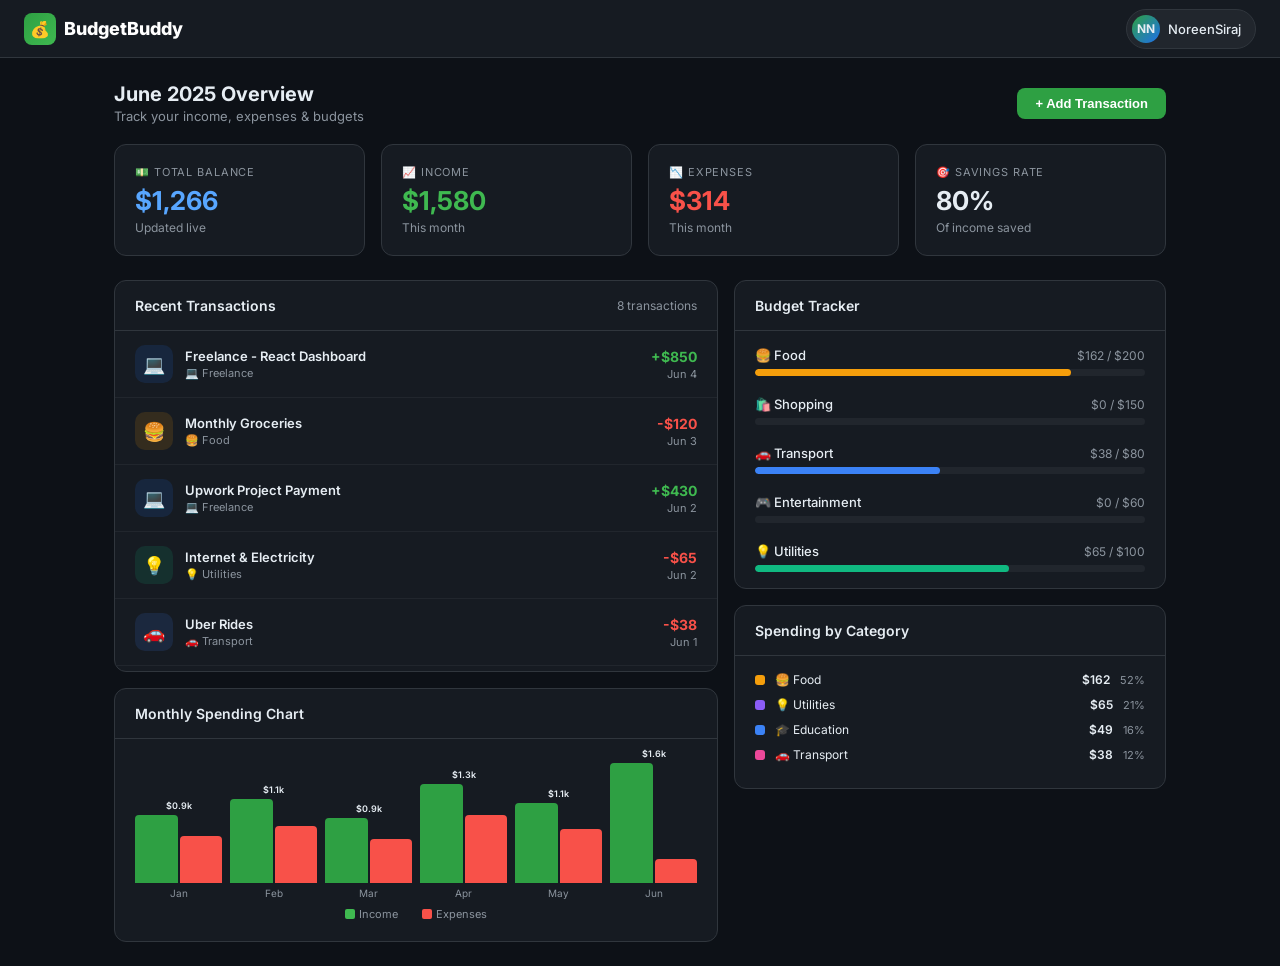
<file: budgetbuddy/index.html>
<!DOCTYPE html>
<html lang="en">
<head>
<meta charset="UTF-8">
<meta name="viewport" content="width=device-width, initial-scale=1.0">
<title>BudgetBuddy — Personal Finance Tracker</title>
<link href="https://fonts.googleapis.com/css2?family=Inter:wght@300;400;500;600;700&display=swap" rel="stylesheet">
<link rel="stylesheet" href="style.css">
</head>
<body>
<nav>
  <div class="logo"><div class="logo-icon">💰</div>BudgetBuddy</div>
  <div class="user-pill"><div class="avatar">NN</div><span style="font-size:13px;font-weight:500">NoreenSiraj</span></div>
</nav>
<div class="page">
  <div style="display:flex;justify-content:space-between;align-items:center;margin-bottom:1.25rem">
    <div><div style="font-size:20px;font-weight:700">June 2025 Overview</div><div style="font-size:13px;color:#8B949E;margin-top:2px">Track your income, expenses & budgets</div></div>
    <button class="add-btn" style="font-size:13px;padding:8px 18px" onclick="openModal()">+ Add Transaction</button>
  </div>
  <div class="summary-grid">
    <div class="summary-card"><div class="sc-label">💵 Total Balance</div><div class="sc-val blue" id="balVal">$0</div><div class="sc-change">Updated live</div></div>
    <div class="summary-card"><div class="sc-label">📈 Income</div><div class="sc-val green" id="incVal">$0</div><div class="sc-change">This month</div></div>
    <div class="summary-card"><div class="sc-label">📉 Expenses</div><div class="sc-val red" id="expVal">$0</div><div class="sc-change">This month</div></div>
    <div class="summary-card"><div class="sc-label">🎯 Savings Rate</div><div class="sc-val" id="savVal">0%</div><div class="sc-change">Of income saved</div></div>
  </div>
  <div class="main-grid">
    <div>
      <div class="panel" style="margin-bottom:1rem">
        <div class="panel-header"><div class="panel-title">Recent Transactions</div><span style="font-size:12px;color:#8B949E" id="txCount">0 transactions</span></div>
        <div class="tx-list" id="txList"></div>
      </div>
      <div class="panel">
        <div class="panel-header"><div class="panel-title">Monthly Spending Chart</div></div>
        <div class="chart-wrap">
          <div class="bar-chart" id="barChart"></div>
          <div style="display:flex;justify-content:center;gap:1.5rem;margin-top:4px">
            <span style="font-size:11px;color:#8B949E;display:flex;align-items:center;gap:4px"><span style="width:10px;height:10px;background:#3FB950;border-radius:2px;display:inline-block"></span>Income</span>
            <span style="font-size:11px;color:#8B949E;display:flex;align-items:center;gap:4px"><span style="width:10px;height:10px;background:#F85149;border-radius:2px;display:inline-block"></span>Expenses</span>
          </div>
        </div>
      </div>
    </div>
    <div>
      <div class="panel" style="margin-bottom:1rem">
        <div class="panel-header"><div class="panel-title">Budget Tracker</div></div>
        <div class="budget-list" id="budgetList"></div>
      </div>
      <div class="panel">
        <div class="panel-header"><div class="panel-title">Spending by Category</div></div>
        <div style="padding:1rem 1.25rem" id="catBreakdown"></div>
      </div>
    </div>
  </div>
</div>

<div class="modal-overlay" id="modal">
  <div class="modal">
    <h3>Add Transaction</h3>
    <div class="type-toggle">
      <button class="type-btn active-inc" id="incBtn" onclick="setType('income')">↑ Income</button>
      <button class="type-btn" id="expBtn" onclick="setType('expense')">↓ Expense</button>
    </div>
    <div class="form-group"><label>Description</label><input type="text" id="txDesc" placeholder="e.g. Freelance Payment, Groceries..."></div>
    <div class="form-group"><label>Amount ($)</label><input type="number" id="txAmt" placeholder="0.00" min="0"></div>
    <div class="form-group"><label>Category</label>
      <select id="txCat">
        <option value="💼 Salary">💼 Salary</option>
        <option value="💻 Freelance">💻 Freelance</option>
        <option value="🍔 Food">🍔 Food</option>
        <option value="🚗 Transport">🚗 Transport</option>
        <option value="🛍️ Shopping">🛍️ Shopping</option>
        <option value="💡 Utilities">💡 Utilities</option>
        <option value="🎓 Education">🎓 Education</option>
        <option value="🎮 Entertainment">🎮 Entertainment</option>
        <option value="🏥 Health">🏥 Health</option>
      </select>
    </div>
    <div class="modal-btns">
      <button class="btn-cancel" onclick="closeModal()">Cancel</button>
      <button class="btn-save" onclick="addTransaction()">Save Transaction</button>
    </div>
  </div>
</div>


<script src="script.js"></script>
</body>
</html>
</file>
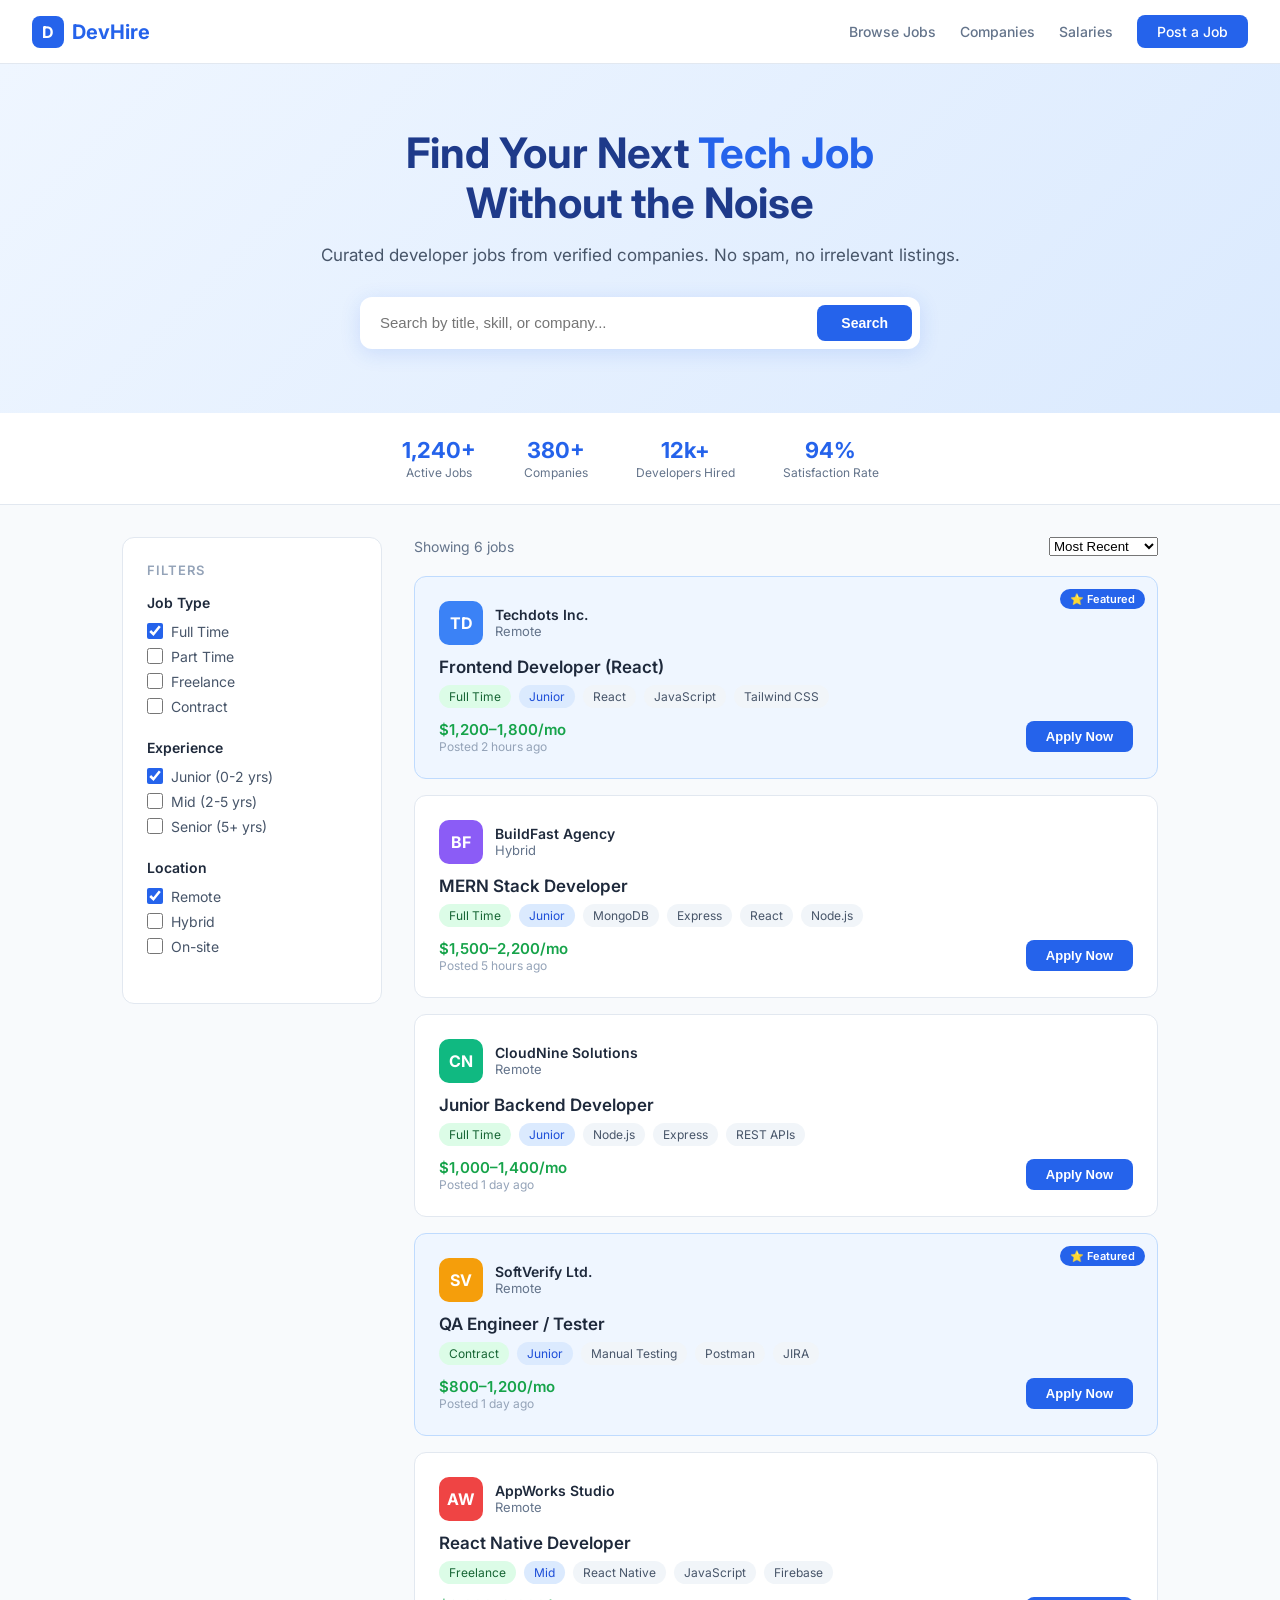
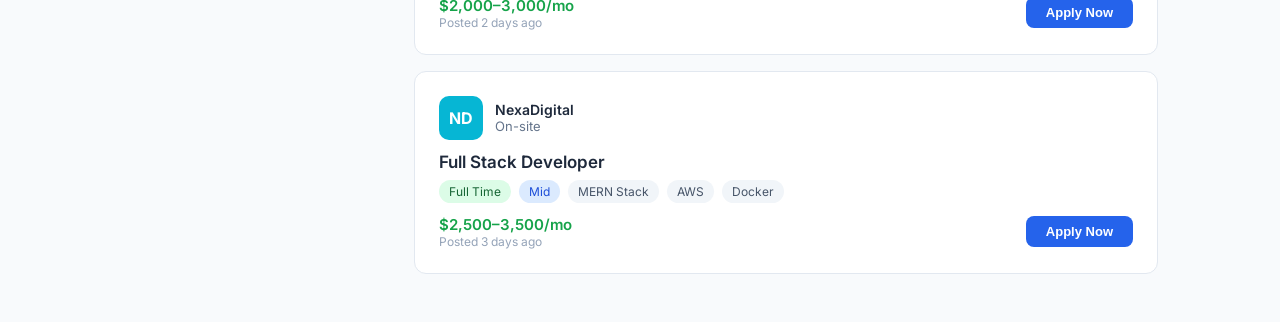
<file: devhire/index.html>
<!DOCTYPE html>
<html lang="en">
<head>
<meta charset="UTF-8">
<meta name="viewport" content="width=device-width, initial-scale=1.0">
<title>DevHire — Job Board for Developers</title>
<link href="https://fonts.googleapis.com/css2?family=Inter:wght@300;400;500;600;700&display=swap" rel="stylesheet">
<link rel="stylesheet" href="style.css">
</head>
<body>

<nav>
  <div class="nav-logo"><span>D</span> DevHire</div>
  <div class="nav-links">
    <a href="#">Browse Jobs</a>
    <a href="#">Companies</a>
    <a href="#">Salaries</a>
    <a href="#" class="nav-btn">Post a Job</a>
  </div>
</nav>

<div class="hero">
  <h1>Find Your Next <span>Tech Job</span><br>Without the Noise</h1>
  <p>Curated developer jobs from verified companies. No spam, no irrelevant listings.</p>
  <div class="search-bar">
    <input type="text" id="searchInput" placeholder="Search by title, skill, or company..." oninput="filterJobs()">
    <button onclick="filterJobs()">Search</button>
  </div>
</div>

<div class="stats-bar">
  <div class="stat"><div class="stat-n">1,240+</div><div class="stat-l">Active Jobs</div></div>
  <div class="stat"><div class="stat-n">380+</div><div class="stat-l">Companies</div></div>
  <div class="stat"><div class="stat-n">12k+</div><div class="stat-l">Developers Hired</div></div>
  <div class="stat"><div class="stat-n">94%</div><div class="stat-l">Satisfaction Rate</div></div>
</div>

<div class="main">
  <div class="filters">
    <div class="filter-title">Filters</div>
    <div class="filter-group">
      <div class="filter-group-label">Job Type</div>
      <div class="filter-item"><input type="checkbox" id="ft" checked><label for="ft">Full Time</label></div>
      <div class="filter-item"><input type="checkbox" id="pt"><label for="pt">Part Time</label></div>
      <div class="filter-item"><input type="checkbox" id="fr"><label for="fr">Freelance</label></div>
      <div class="filter-item"><input type="checkbox" id="ct"><label for="ct">Contract</label></div>
    </div>
    <div class="filter-group">
      <div class="filter-group-label">Experience</div>
      <div class="filter-item"><input type="checkbox" id="jr" checked><label for="jr">Junior (0-2 yrs)</label></div>
      <div class="filter-item"><input type="checkbox" id="md"><label for="md">Mid (2-5 yrs)</label></div>
      <div class="filter-item"><input type="checkbox" id="sr"><label for="sr">Senior (5+ yrs)</label></div>
    </div>
    <div class="filter-group">
      <div class="filter-group-label">Location</div>
      <div class="filter-item"><input type="checkbox" id="rm" checked><label for="rm">Remote</label></div>
      <div class="filter-item"><input type="checkbox" id="hy"><label for="hy">Hybrid</label></div>
      <div class="filter-item"><input type="checkbox" id="os"><label for="os">On-site</label></div>
    </div>
  </div>

  <div>
    <div class="jobs-header">
      <div class="jobs-count" id="jobsCount">Showing 6 jobs</div>
      <select class="sort-select"><option>Most Recent</option><option>Highest Salary</option><option>Most Relevant</option></select>
    </div>
    <div id="jobsList"></div>
  </div>
</div>

<div class="modal-overlay" id="modal">
  <div class="modal">
    <div id="applyForm">
      <h2 id="modalTitle">Apply for Position</h2>
      <div class="modal-company" id="modalCompany"></div>
      <div class="form-group"><label>Full Name</label><input type="text" placeholder="Your full name"></div>
      <div class="form-group"><label>Email Address</label><input type="email" placeholder="your@email.com"></div>
      <div class="form-group"><label>Phone Number</label><input type="text" placeholder="+92 300 0000000"></div>
      <div class="form-group"><label>Portfolio / LinkedIn URL</label><input type="text" placeholder="https://..."></div>
      <div class="form-group"><label>Why are you a good fit?</label><textarea placeholder="Tell them briefly why you're applying..."></textarea></div>
      <div class="modal-btns">
        <button class="btn-cancel" onclick="closeModal()">Cancel</button>
        <button class="btn-submit" onclick="submitApp()">Submit Application →</button>
      </div>
    </div>
    <div class="success-msg" id="successMsg">
      <div style="font-size:48px;margin-bottom:1rem">✅</div>
      <h3>Application Submitted!</h3>
      <p>We've received your application. The company will reach out within 3–5 business days.</p>
      <button class="btn-submit" style="margin-top:1.5rem;width:100%" onclick="closeModal()">Back to Jobs</button>
    </div>
  </div>
</div>


<script src="script.js"></script>
</body>
</html>
</file>
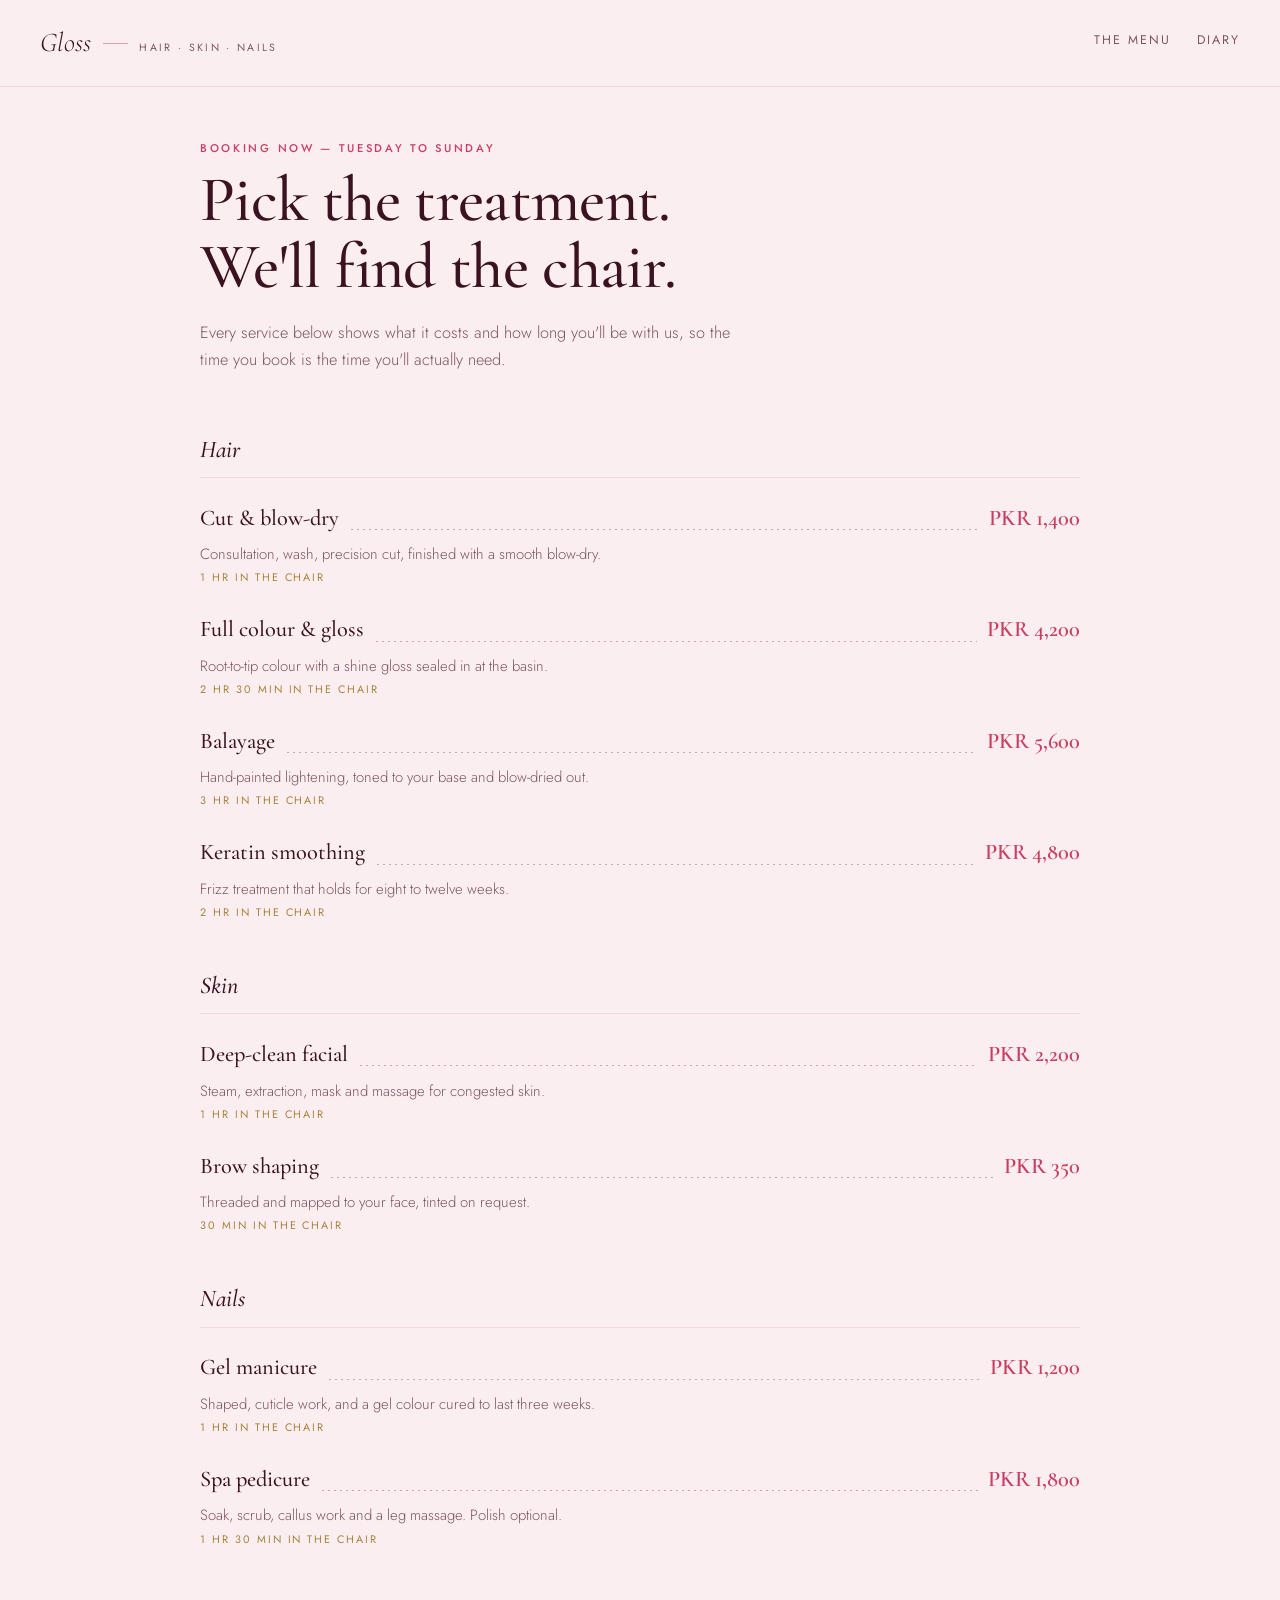
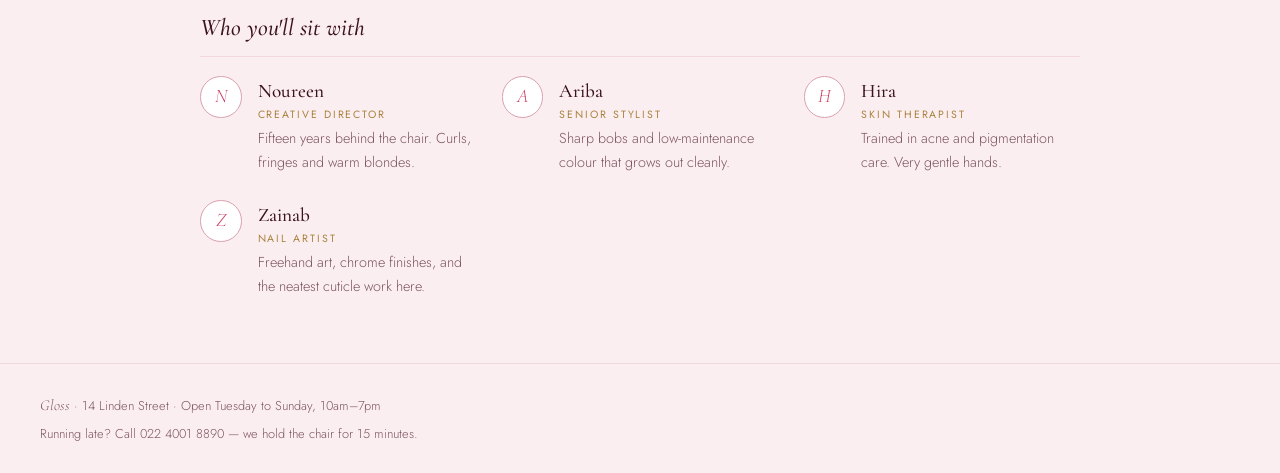
<file: gloss-salon-static/index.html>
﻿<!doctype html>
<html lang="en">
<head>
<meta charset="utf-8">
<meta name="viewport" content="width=device-width, initial-scale=1">
<title>The menu &mdash; Gloss Salon</title>
<link rel="preconnect" href="https://fonts.googleapis.com">
<link rel="preconnect" href="https://fonts.gstatic.com" crossorigin>
<link href="https://fonts.googleapis.com/css2?family=Cormorant+Garamond:ital,wght@0,400;0,500;0,600;1,400&family=Jost:wght@300;400;500;600&display=swap" rel="stylesheet">
<link rel="stylesheet" href="static/style.css">
</head>
<body>
<header class="top">
  <a class="mark" href="index.html">
    <span class="mark__word">Gloss</span>
    <span class="mark__rule" aria-hidden="true"></span>
    <span class="mark__sub">Hair &middot; Skin &middot; Nails</span>
  </a>
  <nav class="top__nav">
    <a href="index.html">The menu</a>
    <a href="diary.html">Diary</a>
  </nav>
</header>

<main class="page">
  <div id="flash"></div>

  <section class="opener">
    <p class="kicker">Booking now &mdash; Tuesday to Sunday</p>
    <h1>Pick the treatment.<br>We'll find the chair.</h1>
    <p class="opener__lede">Every service below shows what it costs and how long you'll be with us, so the time you book is the time you'll actually need.</p>
  </section>

  <section class="menu" id="menu"></section>

  <section class="team">
    <h2 class="course__title">Who you'll sit with</h2>
    <ul class="team__list" id="team"></ul>
  </section>
</main>

<footer class="foot">
  <p><em>Gloss</em> &middot; 14 Linden Street &middot; Open Tuesday to Sunday, 10am&ndash;7pm</p>
  <p>Running late? Call 022 4001 8890 &mdash; we hold the chair for 15 minutes.</p>
</footer>

<script src="static/app.js"></script>
<script>
renderFlash(takeFlash());

document.getElementById("menu").innerHTML = GROUP_ORDER.map(function (group) {
  var items = Object.keys(SERVICES)
    .map(function (k) { return SERVICES[k]; })
    .filter(function (s) { return s.group === group; });
  return (
    '<div class="course">' +
    '<h2 class="course__title">' + esc(group) + "</h2>" +
    '<ul class="pricelist">' +
    items.map(function (s) {
      return (
        '<li class="entry">' +
        '<a class="entry__link" href="book.html?service=' + encodeURIComponent(s.id) + '">' +
        '<span class="entry__name">' + esc(s.name) + "</span>" +
        '<span class="entry__dots" aria-hidden="true"></span>' +
        '<span class="entry__price">' + esc(pkr(s.price)) + "</span>" +
        "</a>" +
        '<p class="entry__blurb">' + esc(s.blurb) + "</p>" +
        '<p class="entry__time">' + esc(asHours(s.minutes)) + " in the chair</p>" +
        "</li>"
      );
    }).join("") +
    "</ul></div>"
  );
}).join("");

document.getElementById("team").innerHTML = Object.keys(STYLISTS).map(function (k) {
  var s = STYLISTS[k];
  return (
    '<li class="person">' +
    '<span class="person__badge" aria-hidden="true">' + esc(s.initials) + "</span>" +
    "<div>" +
    '<h3 class="person__name">' + esc(s.name) + "</h3>" +
    '<p class="person__title">' + esc(s.title) + "</p>" +
    '<p class="person__bio">' + esc(s.bio) + "</p>" +
    "</div></li>"
  );
}).join("");
</script>
</body>
</html>
</file>
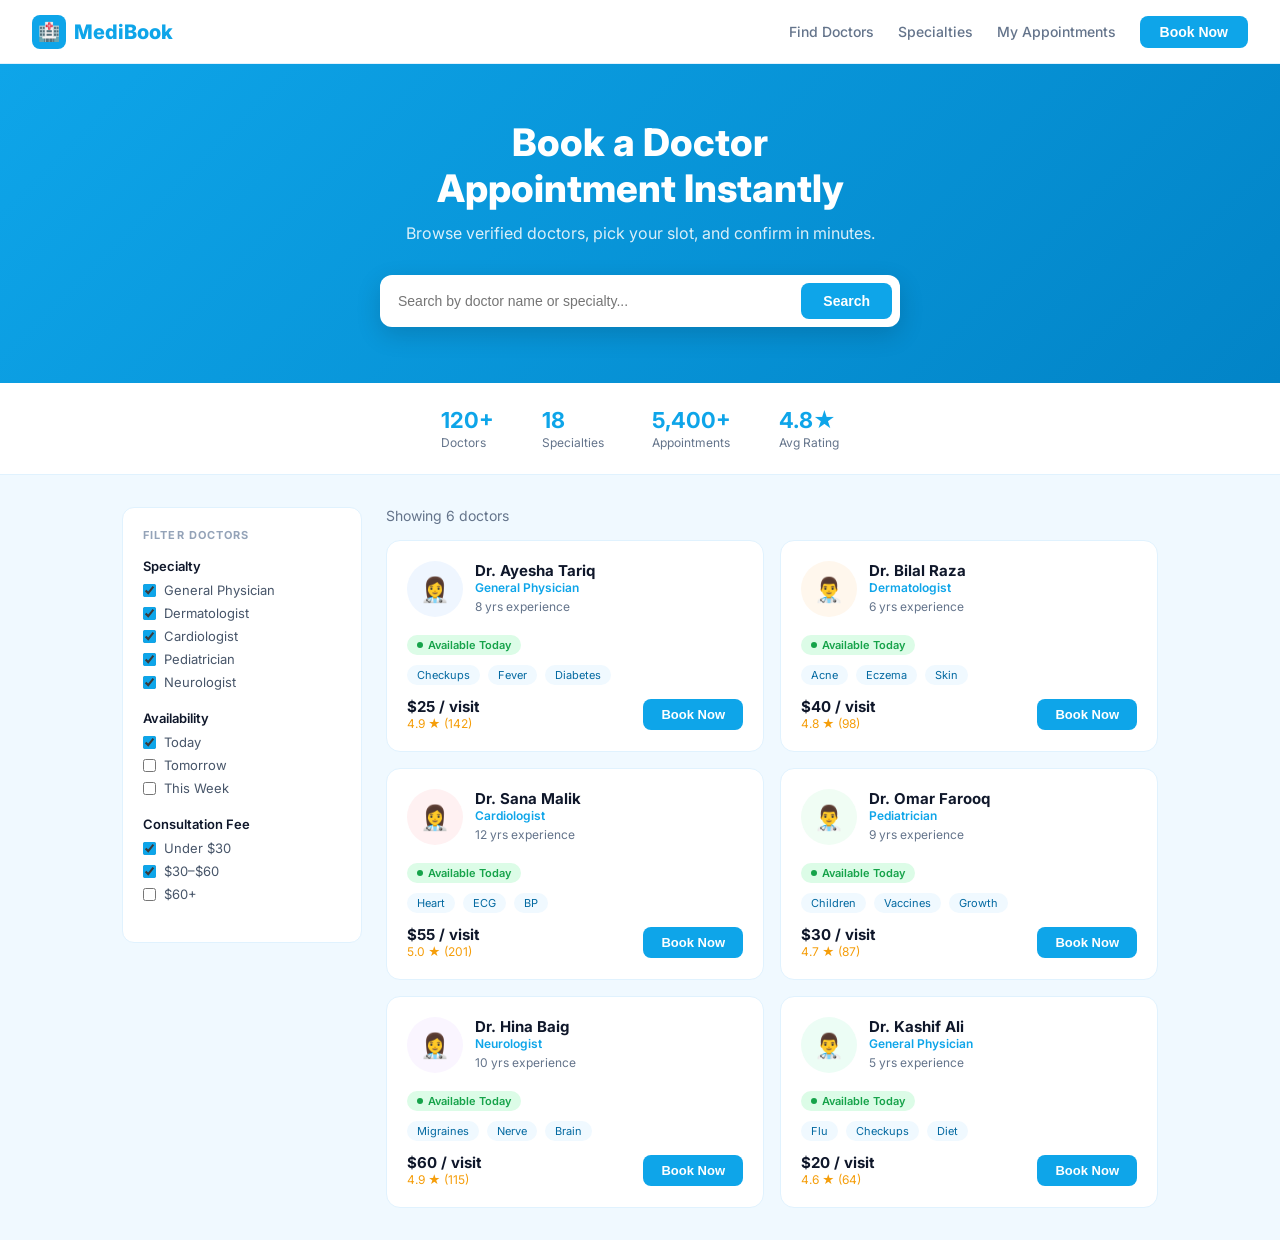
<file: medibook/index.html>
<!DOCTYPE html>
<html lang="en">
<head>
<meta charset="UTF-8">
<meta name="viewport" content="width=device-width, initial-scale=1.0">
<title>MediBook — Doctor Appointment System</title>
<link href="https://fonts.googleapis.com/css2?family=Inter:wght@300;400;500;600;700&display=swap" rel="stylesheet">
<link rel="stylesheet" href="style.css">
</head>
<body>

<nav>
  <div class="nav-logo"><div class="logo-sq">🏥</div> MediBook</div>
  <div class="nav-links">
    <a href="#">Find Doctors</a>
    <a href="#">Specialties</a>
    <a href="#">My Appointments</a>
    <button class="book-btn" onclick="document.querySelector('.main').scrollIntoView({behavior:'smooth'})">Book Now</button>
  </div>
</nav>

<div class="hero">
  <h1>Book a Doctor<br>Appointment Instantly</h1>
  <p>Browse verified doctors, pick your slot, and confirm in minutes.</p>
  <div class="search-box">
    <input type="text" id="searchInput" placeholder="Search by doctor name or specialty..." oninput="filterDocs()">
    <button onclick="filterDocs()">Search</button>
  </div>
</div>

<div class="stats">
  <div class="stat"><div class="stat-n">120+</div><div class="stat-l">Doctors</div></div>
  <div class="stat"><div class="stat-n">18</div><div class="stat-l">Specialties</div></div>
  <div class="stat"><div class="stat-n">5,400+</div><div class="stat-l">Appointments</div></div>
  <div class="stat"><div class="stat-n">4.8★</div><div class="stat-l">Avg Rating</div></div>
</div>

<div class="main">
  <div class="filters">
    <div class="filter-title">Filter Doctors</div>
    <div class="filter-group">
      <div class="filter-label">Specialty</div>
      <div class="filter-item"><input type="checkbox" checked><label>General Physician</label></div>
      <div class="filter-item"><input type="checkbox" checked><label>Dermatologist</label></div>
      <div class="filter-item"><input type="checkbox" checked><label>Cardiologist</label></div>
      <div class="filter-item"><input type="checkbox" checked><label>Pediatrician</label></div>
      <div class="filter-item"><input type="checkbox" checked><label>Neurologist</label></div>
    </div>
    <div class="filter-group">
      <div class="filter-label">Availability</div>
      <div class="filter-item"><input type="checkbox" checked><label>Today</label></div>
      <div class="filter-item"><input type="checkbox"><label>Tomorrow</label></div>
      <div class="filter-item"><input type="checkbox"><label>This Week</label></div>
    </div>
    <div class="filter-group">
      <div class="filter-label">Consultation Fee</div>
      <div class="filter-item"><input type="checkbox" checked><label>Under $30</label></div>
      <div class="filter-item"><input type="checkbox" checked><label>$30–$60</label></div>
      <div class="filter-item"><input type="checkbox"><label>$60+</label></div>
    </div>
  </div>
  <div>
    <div style="font-size:14px;color:#64748B;margin-bottom:1rem" id="docCount">Showing 6 doctors</div>
    <div class="doctors-grid" id="doctorsGrid"></div>
  </div>
</div>

<div class="modal-overlay" id="modal">
  <div class="modal">
    <div id="bookingForm">
      <div class="modal-doc-header" id="modalDocHeader"></div>
      <div class="slots-label">Select a Time Slot — Today</div>
      <div class="slots-grid" id="slotsGrid"></div>
      <div class="form-group"><label>Patient Full Name</label><input type="text" id="ptName" placeholder="Enter patient name"></div>
      <div class="form-group"><label>Contact Number</label><input type="text" id="ptPhone" placeholder="+92 300 0000000"></div>
      <div class="form-group"><label>Reason for Visit</label>
        <select id="ptReason">
          <option>General Checkup</option><option>Follow-up</option><option>New Symptoms</option><option>Test Results</option><option>Other</option>
        </select>
      </div>
      <div class="modal-btns">
        <button class="btn-cancel" onclick="closeModal()">Cancel</button>
        <button class="btn-confirm" onclick="confirmBooking()">Confirm Appointment ✓</button>
      </div>
    </div>
    <div class="success-view" id="successView">
      <div style="font-size:52px;margin-bottom:1rem">✅</div>
      <h3>Appointment Confirmed!</h3>
      <p>A confirmation has been sent to your email.</p>
      <div class="confirm-card" id="confirmCard"></div>
      <button class="btn-confirm" style="width:100%;margin-top:0.5rem" onclick="closeModal()">Done</button>
    </div>
  </div>
</div>


<script src="script.js"></script>
</body>
</html>
</file>
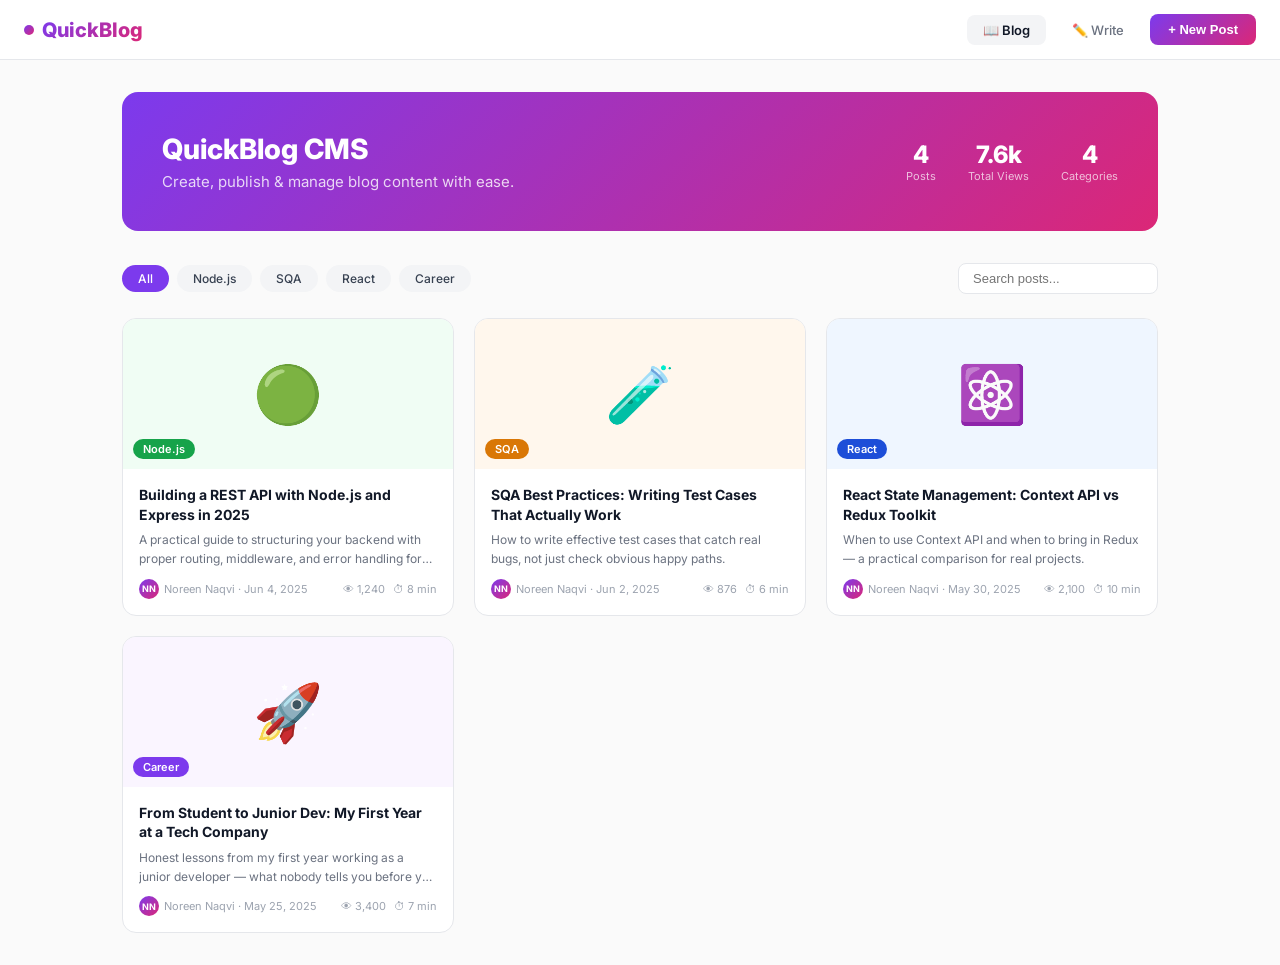
<file: quickblog/index.html>
<!DOCTYPE html>
<html lang="en">
<head>
<meta charset="UTF-8">
<meta name="viewport" content="width=device-width, initial-scale=1.0">
<title>QuickBlog — Content Management System</title>
<link href="https://fonts.googleapis.com/css2?family=Inter:wght@300;400;500;600;700&display=swap" rel="stylesheet">
<link rel="stylesheet" href="style.css">
</head>
<body>
<nav>
  <div class="logo"><div class="logo-dot"></div><span>QuickBlog</span></div>
  <div class="nav-right">
    <button class="tab-btn active" onclick="showView('blog')">📖 Blog</button>
    <button class="tab-btn" onclick="showView('write')">✏️ Write</button>
    <button class="write-btn" onclick="showView('write')">+ New Post</button>
  </div>
</nav>

<div id="blogView">
  <div class="blog-hero">
    <div><h1>QuickBlog CMS</h1><p>Create, publish & manage blog content with ease.</p></div>
    <div class="hero-stats">
      <div><div class="hs-num" id="totalPosts">0</div><div class="hs-label">Posts</div></div>
      <div><div class="hs-num" id="totalViews">0</div><div class="hs-label">Total Views</div></div>
      <div><div class="hs-num" id="totalCats">0</div><div class="hs-label">Categories</div></div>
    </div>
  </div>
  <div class="filter-row" id="filterRow"></div>
  <div class="posts-grid" id="postsGrid"></div>
</div>

<div id="articleView">
  <button class="article-back" onclick="showView('blog')">← Back to Blog</button>
  <div id="articleContent"></div>
</div>

<div id="writeView">
  <div style="margin-bottom:1.25rem"><div style="font-size:20px;font-weight:800;margin-bottom:4px">Write a New Post</div><div style="font-size:13px;color:#9CA3AF">Your post will be published instantly to the blog</div></div>
  <div class="editor-wrap">
    <div class="editor-toolbar">
      <button class="tool-btn">B</button><button class="tool-btn"><i>I</i></button><button class="tool-btn">H1</button><button class="tool-btn">H2</button><button class="tool-btn">• List</button><button class="tool-btn">`` Code</button><button class="tool-btn">🔗 Link</button><button class="tool-btn">🖼 Image</button>
    </div>
    <input type="text" class="editor-title" id="newTitle" placeholder="Your post title...">
    <input type="text" class="editor-subtitle" id="newSubtitle" placeholder="Short excerpt / subtitle...">
    <textarea class="editor-body" id="newBody" placeholder="Write your post content here..."></textarea>
  </div>
  <div class="publish-row">
    <select class="pub-select" id="newCat">
      <option value="Tech">💻 Tech</option><option value="React">⚛️ React</option><option value="Node.js">🟢 Node.js</option><option value="SQA">🧪 SQA</option><option value="Career">🚀 Career</option>
    </select>
    <button class="pub-btn" onclick="publishPost()">Publish Post →</button>
    <div class="pub-success" id="pubSuccess">✅ Published! Check the blog.</div>
  </div>
</div>


<script src="script.js"></script>
</body>
</html>
</file>
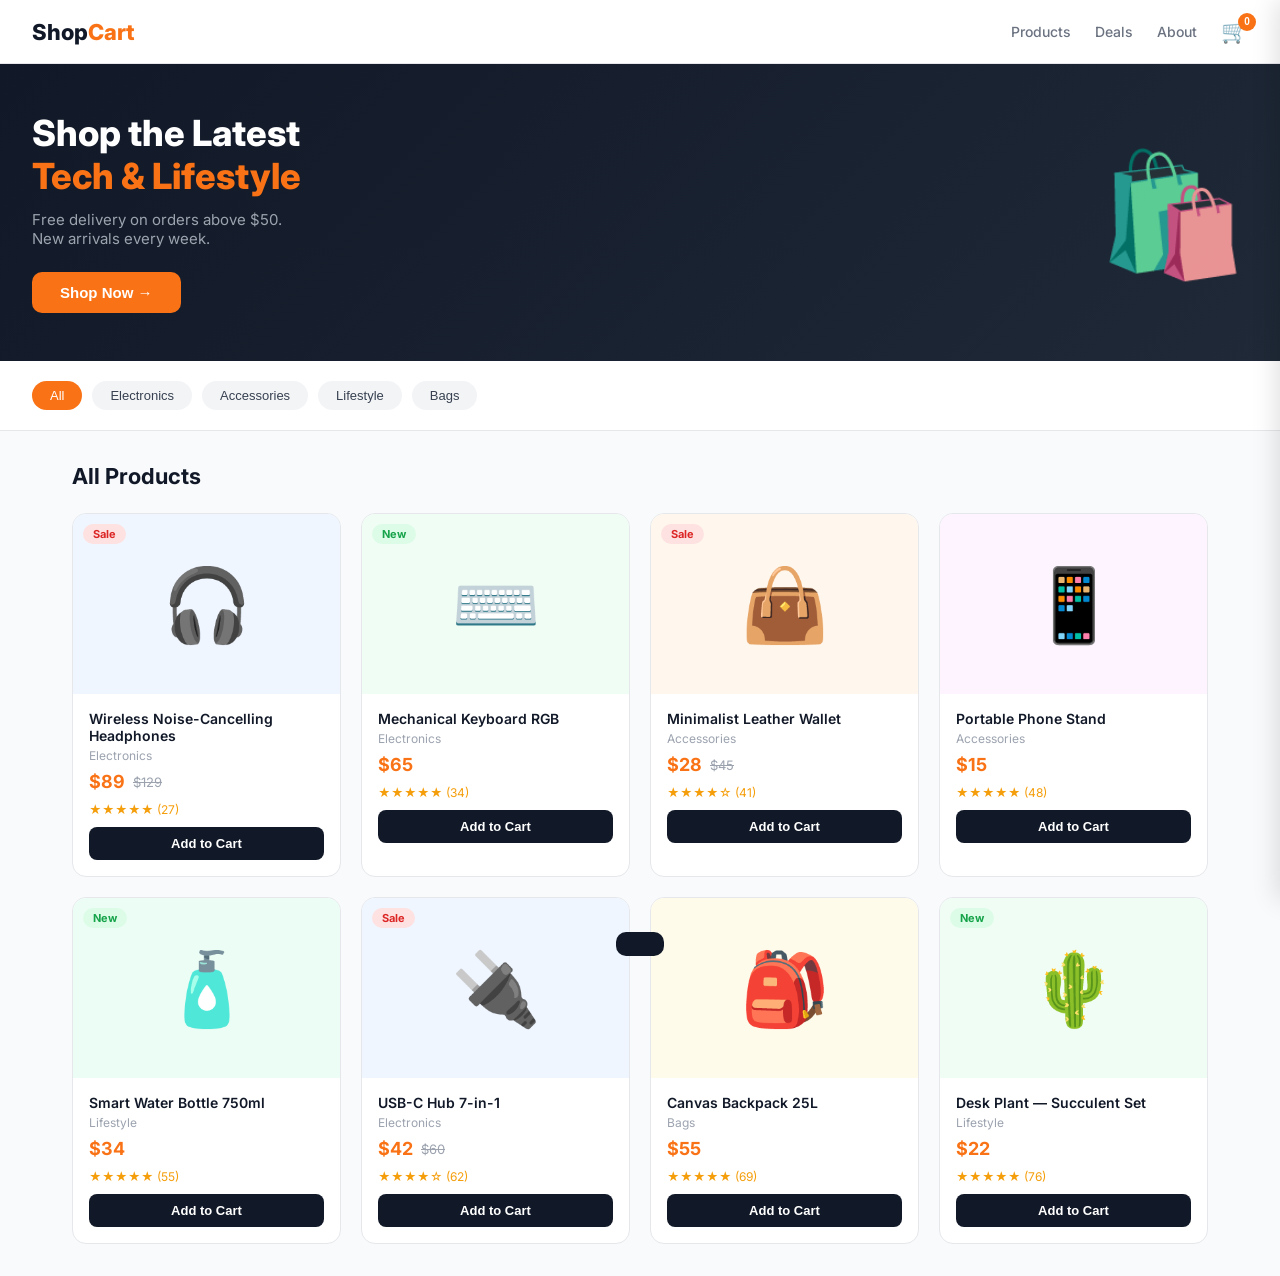
<file: shopcart/index.html>
<!DOCTYPE html>
<html lang="en">
<head>
<meta charset="UTF-8">
<meta name="viewport" content="width=device-width, initial-scale=1.0">
<title>ShopCart — E-Commerce Store</title>
<link href="https://fonts.googleapis.com/css2?family=Inter:wght@300;400;500;600;700&display=swap" rel="stylesheet">
<link rel="stylesheet" href="style.css">
</head>
<body>

<nav>
  <div class="nav-logo">Shop<span>Cart</span></div>
  <div class="nav-links">
    <a href="#">Products</a>
    <a href="#">Deals</a>
    <a href="#">About</a>
    <button class="cart-btn" onclick="toggleCart()">🛒<span class="cart-count" id="cartCount">0</span></button>
  </div>
</nav>

<div class="hero-banner">
  <div class="hero-text">
    <h1>Shop the Latest<br><span>Tech & Lifestyle</span></h1>
    <p>Free delivery on orders above $50.<br>New arrivals every week.</p>
    <button class="shop-btn" onclick="document.querySelector('.products-wrap').scrollIntoView({behavior:'smooth'})">Shop Now →</button>
  </div>
  <div class="hero-img">🛍️</div>
</div>

<div class="category-bar" id="categoryBar"></div>

<div class="products-wrap">
  <div class="section-title" id="sectionTitle">All Products</div>
  <div class="products-grid" id="productsGrid"></div>
</div>

<div class="overlay" id="overlay" onclick="closeCart()"></div>
<div class="cart-panel" id="cartPanel">
  <div class="cart-header"><h2>🛒 Your Cart</h2><button class="close-cart" onclick="closeCart()">✕</button></div>
  <div class="cart-items" id="cartItems"></div>
  <div class="cart-footer" id="cartFooter"></div>
</div>

<div class="toast" id="toast"></div>


<script src="script.js"></script>
</body>
</html>
</file>
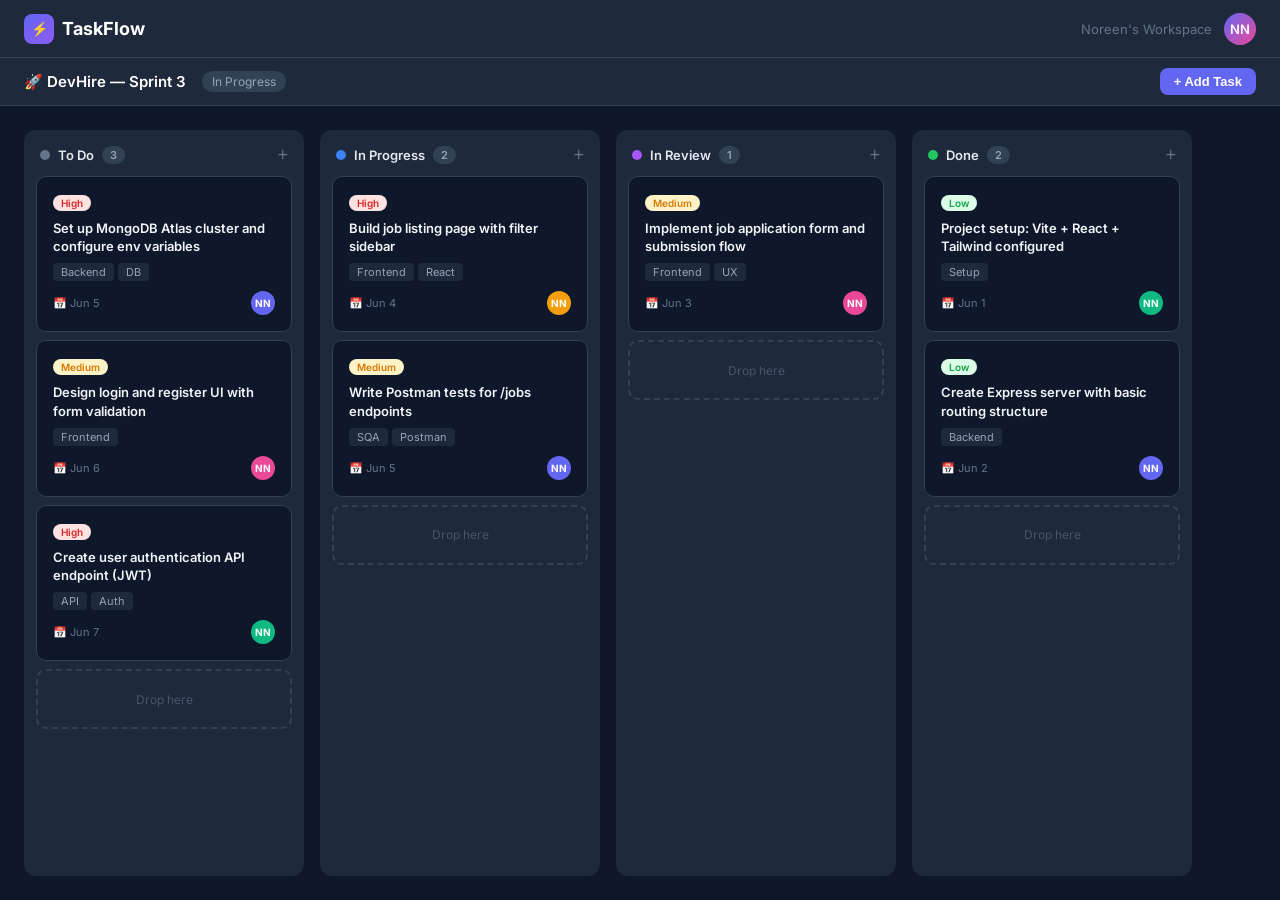
<file: taskflow/index.html>
<!DOCTYPE html>
<html lang="en">
<head>
<meta charset="UTF-8">
<meta name="viewport" content="width=device-width, initial-scale=1.0">
<title>TaskFlow — Team Task Manager</title>
<link href="https://fonts.googleapis.com/css2?family=Inter:wght@300;400;500;600;700&display=swap" rel="stylesheet">
<link rel="stylesheet" href="style.css">
</head>
<body>

<nav>
  <div class="nav-logo"><div class="logo-icon">⚡</div> TaskFlow</div>
  <div class="nav-right">
    <span style="color:#64748B;font-size:13px">Noreen's Workspace</span>
    <div class="avatar">NN</div>
  </div>
</nav>

<div class="project-bar">
  <div class="proj-name">🚀 DevHire — Sprint 3</div>
  <div class="proj-tag">In Progress</div>
  <div style="margin-left:auto;display:flex;gap:8px">
    <button onclick="openAddModal()" style="background:#6366F1;color:#fff;border:none;padding:6px 14px;border-radius:8px;font-size:13px;font-weight:600;cursor:pointer">+ Add Task</button>
  </div>
</div>

<div class="board" id="board">
  <!-- columns rendered by JS -->
</div>

<div class="modal-overlay" id="modal">
  <div class="modal">
    <h3>Add New Task</h3>
    <div class="form-group"><label>Task Title</label><input type="text" id="taskTitle" placeholder="What needs to be done?"></div>
    <div class="form-group"><label>Column</label>
      <select id="taskCol">
        <option value="0">To Do</option>
        <option value="1">In Progress</option>
        <option value="2">Review</option>
        <option value="3">Done</option>
      </select>
    </div>
    <div class="form-group"><label>Priority</label>
      <select id="taskPriority">
        <option value="High">High</option>
        <option value="Medium" selected>Medium</option>
        <option value="Low">Low</option>
      </select>
    </div>
    <div class="form-group"><label>Tag</label><input type="text" id="taskTag" placeholder="e.g. Frontend, API, Bug..."></div>
    <div class="form-group"><label>Due Date</label><input type="date" id="taskDue"></div>
    <div class="modal-btns">
      <button class="btn-cancel" onclick="closeModal()">Cancel</button>
      <button class="btn-add" onclick="addTask()">Add Task ✓</button>
    </div>
  </div>
</div>


<script src="script.js"></script>
</body>
</html>
</file>
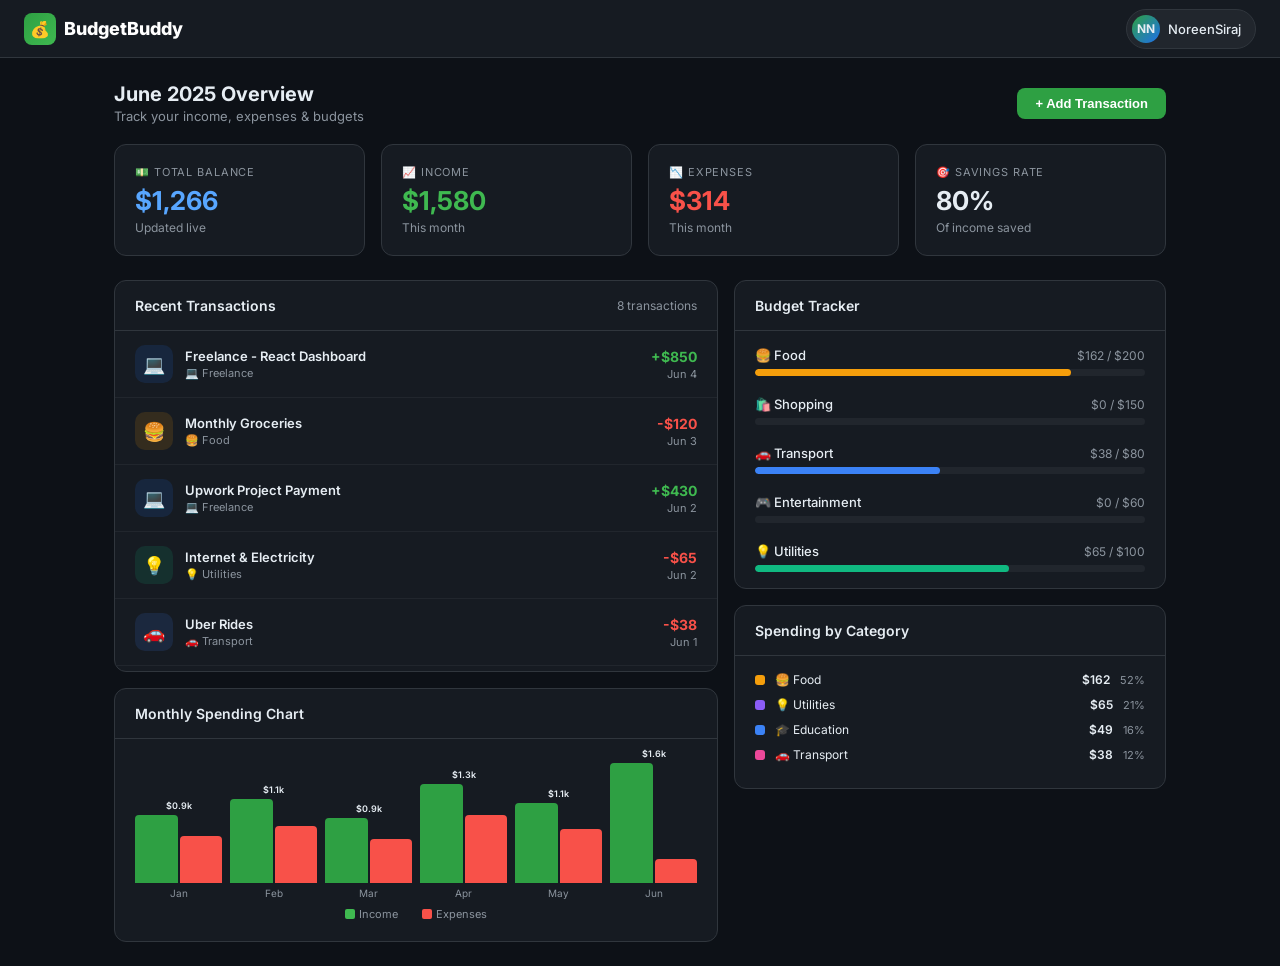
<file: webdev_projects/budgetbuddy/index.html>
<!DOCTYPE html>
<html lang="en">
<head>
<meta charset="UTF-8">
<meta name="viewport" content="width=device-width, initial-scale=1.0">
<title>BudgetBuddy — Personal Finance Tracker</title>
<link href="https://fonts.googleapis.com/css2?family=Inter:wght@300;400;500;600;700&display=swap" rel="stylesheet">
<style>
*,*::before,*::after{box-sizing:border-box;margin:0;padding:0}
body{font-family:'Inter',sans-serif;background:#0D1117;color:#E6EDF3;font-size:14px;min-height:100vh}
nav{background:#161B22;border-bottom:1px solid #30363D;padding:0 1.5rem;height:58px;display:flex;align-items:center;justify-content:space-between}
.logo{font-weight:800;font-size:18px;color:#fff;display:flex;align-items:center;gap:8px}
.logo-icon{background:linear-gradient(135deg,#2EA043,#3FB950);width:32px;height:32px;border-radius:8px;display:flex;align-items:center;justify-content:center;font-size:16px}
.user-pill{display:flex;align-items:center;gap:8px;background:#21262D;border:1px solid #30363D;border-radius:20px;padding:5px 14px 5px 5px}
.avatar{width:28px;height:28px;border-radius:50%;background:linear-gradient(135deg,#2EA043,#1F6FEB);display:flex;align-items:center;justify-content:center;font-size:12px;font-weight:700}
.page{max-width:1100px;margin:0 auto;padding:1.5rem}
.summary-grid{display:grid;grid-template-columns:repeat(4,1fr);gap:1rem;margin-bottom:1.5rem}
.summary-card{background:#161B22;border:1px solid #30363D;border-radius:12px;padding:1.25rem}
.sc-label{font-size:11px;color:#8B949E;text-transform:uppercase;letter-spacing:0.08em;margin-bottom:6px;display:flex;align-items:center;gap:6px}
.sc-val{font-size:26px;font-weight:700;color:#E6EDF3}
.sc-val.green{color:#3FB950}
.sc-val.red{color:#F85149}
.sc-val.blue{color:#58A6FF}
.sc-change{font-size:12px;color:#8B949E;margin-top:4px}
.main-grid{display:grid;grid-template-columns:1.4fr 1fr;gap:1rem}
.panel{background:#161B22;border:1px solid #30363D;border-radius:12px;overflow:hidden}
.panel-header{padding:1rem 1.25rem;border-bottom:1px solid #30363D;display:flex;align-items:center;justify-content:space-between}
.panel-title{font-size:14px;font-weight:600;color:#E6EDF3}
.add-btn{background:#2EA043;color:#fff;border:none;padding:6px 14px;border-radius:8px;font-size:12px;font-weight:600;cursor:pointer;transition:background 0.2s}
.add-btn:hover{background:#3FB950}
.tx-list{max-height:340px;overflow-y:auto}
.tx-item{display:flex;align-items:center;gap:12px;padding:0.875rem 1.25rem;border-bottom:1px solid #21262D;transition:background 0.15s}
.tx-item:last-child{border-bottom:none}
.tx-item:hover{background:#1C2128}
.tx-icon{width:38px;height:38px;border-radius:10px;display:flex;align-items:center;justify-content:center;font-size:18px;flex-shrink:0}
.tx-info{flex:1}
.tx-name{font-size:13px;font-weight:600;color:#E6EDF3}
.tx-cat{font-size:11px;color:#8B949E;margin-top:2px}
.tx-amt{font-size:14px;font-weight:700}
.tx-amt.inc{color:#3FB950}
.tx-amt.exp{color:#F85149}
.tx-date{font-size:11px;color:#8B949E;text-align:right;margin-top:2px}
.budget-list{padding:1rem 1.25rem}
.budget-item{margin-bottom:1.25rem}
.budget-item:last-child{margin-bottom:0}
.budget-row{display:flex;justify-content:space-between;align-items:center;margin-bottom:6px}
.budget-name{font-size:13px;font-weight:500;color:#E6EDF3;display:flex;align-items:center;gap:6px}
.budget-vals{font-size:12px;color:#8B949E}
.progress-bar{height:7px;background:#21262D;border-radius:20px;overflow:hidden}
.progress-fill{height:100%;border-radius:20px;transition:width 0.5s}
.modal-overlay{display:none;position:fixed;inset:0;background:rgba(0,0,0,0.7);z-index:200;align-items:center;justify-content:center}
.modal-overlay.open{display:flex}
.modal{background:#161B22;border:1px solid #30363D;border-radius:16px;padding:1.5rem;width:90%;max-width:400px}
.modal h3{font-size:16px;font-weight:700;color:#E6EDF3;margin-bottom:1.25rem}
.form-group{margin-bottom:1rem}
.form-group label{font-size:12px;font-weight:500;color:#8B949E;display:block;margin-bottom:4px}
.form-group input,.form-group select{width:100%;background:#0D1117;border:1px solid #30363D;border-radius:8px;padding:9px 12px;font-size:13px;color:#E6EDF3;outline:none;transition:border-color 0.2s;font-family:inherit}
.form-group input:focus,.form-group select:focus{border-color:#2EA043}
.form-group select option{background:#161B22}
.type-toggle{display:flex;gap:8px;margin-bottom:1rem}
.type-btn{flex:1;padding:9px;border-radius:8px;border:1.5px solid #30363D;background:transparent;font-size:13px;font-weight:600;cursor:pointer;color:#8B949E;transition:all 0.2s}
.type-btn.active-inc{background:#0F2D12;border-color:#2EA043;color:#3FB950}
.type-btn.active-exp{background:#2D0F0F;border-color:#F85149;color:#F85149}
.modal-btns{display:flex;gap:8px;margin-top:1.25rem}
.btn-cancel{flex:1;background:#21262D;color:#8B949E;border:none;padding:10px;border-radius:8px;font-size:13px;cursor:pointer}
.btn-save{flex:2;background:#2EA043;color:#fff;border:none;padding:10px;border-radius:8px;font-size:13px;font-weight:700;cursor:pointer}
.chart-wrap{padding:1.25rem}
.bar-chart{display:flex;align-items:flex-end;gap:8px;height:140px;margin-bottom:8px}
.bar-col{flex:1;display:flex;flex-direction:column;align-items:center;gap:4px}
.bar{width:100%;border-radius:4px 4px 0 0;transition:height 0.4s;cursor:pointer;min-height:4px}
.bar-label{font-size:10px;color:#8B949E}
.bar-val{font-size:10px;color:#E6EDF3;font-weight:600}
@media(max-width:768px){.summary-grid{grid-template-columns:repeat(2,1fr)}.main-grid{grid-template-columns:1fr}}
</style>
</head>
<body>
<nav>
  <div class="logo"><div class="logo-icon">💰</div>BudgetBuddy</div>
  <div class="user-pill"><div class="avatar">NN</div><span style="font-size:13px;font-weight:500">NoreenSiraj</span></div>
</nav>
<div class="page">
  <div style="display:flex;justify-content:space-between;align-items:center;margin-bottom:1.25rem">
    <div><div style="font-size:20px;font-weight:700">June 2025 Overview</div><div style="font-size:13px;color:#8B949E;margin-top:2px">Track your income, expenses & budgets</div></div>
    <button class="add-btn" style="font-size:13px;padding:8px 18px" onclick="openModal()">+ Add Transaction</button>
  </div>
  <div class="summary-grid">
    <div class="summary-card"><div class="sc-label">💵 Total Balance</div><div class="sc-val blue" id="balVal">$0</div><div class="sc-change">Updated live</div></div>
    <div class="summary-card"><div class="sc-label">📈 Income</div><div class="sc-val green" id="incVal">$0</div><div class="sc-change">This month</div></div>
    <div class="summary-card"><div class="sc-label">📉 Expenses</div><div class="sc-val red" id="expVal">$0</div><div class="sc-change">This month</div></div>
    <div class="summary-card"><div class="sc-label">🎯 Savings Rate</div><div class="sc-val" id="savVal">0%</div><div class="sc-change">Of income saved</div></div>
  </div>
  <div class="main-grid">
    <div>
      <div class="panel" style="margin-bottom:1rem">
        <div class="panel-header"><div class="panel-title">Recent Transactions</div><span style="font-size:12px;color:#8B949E" id="txCount">0 transactions</span></div>
        <div class="tx-list" id="txList"></div>
      </div>
      <div class="panel">
        <div class="panel-header"><div class="panel-title">Monthly Spending Chart</div></div>
        <div class="chart-wrap">
          <div class="bar-chart" id="barChart"></div>
          <div style="display:flex;justify-content:center;gap:1.5rem;margin-top:4px">
            <span style="font-size:11px;color:#8B949E;display:flex;align-items:center;gap:4px"><span style="width:10px;height:10px;background:#3FB950;border-radius:2px;display:inline-block"></span>Income</span>
            <span style="font-size:11px;color:#8B949E;display:flex;align-items:center;gap:4px"><span style="width:10px;height:10px;background:#F85149;border-radius:2px;display:inline-block"></span>Expenses</span>
          </div>
        </div>
      </div>
    </div>
    <div>
      <div class="panel" style="margin-bottom:1rem">
        <div class="panel-header"><div class="panel-title">Budget Tracker</div></div>
        <div class="budget-list" id="budgetList"></div>
      </div>
      <div class="panel">
        <div class="panel-header"><div class="panel-title">Spending by Category</div></div>
        <div style="padding:1rem 1.25rem" id="catBreakdown"></div>
      </div>
    </div>
  </div>
</div>

<div class="modal-overlay" id="modal">
  <div class="modal">
    <h3>Add Transaction</h3>
    <div class="type-toggle">
      <button class="type-btn active-inc" id="incBtn" onclick="setType('income')">↑ Income</button>
      <button class="type-btn" id="expBtn" onclick="setType('expense')">↓ Expense</button>
    </div>
    <div class="form-group"><label>Description</label><input type="text" id="txDesc" placeholder="e.g. Freelance Payment, Groceries..."></div>
    <div class="form-group"><label>Amount ($)</label><input type="number" id="txAmt" placeholder="0.00" min="0"></div>
    <div class="form-group"><label>Category</label>
      <select id="txCat">
        <option value="💼 Salary">💼 Salary</option>
        <option value="💻 Freelance">💻 Freelance</option>
        <option value="🍔 Food">🍔 Food</option>
        <option value="🚗 Transport">🚗 Transport</option>
        <option value="🛍️ Shopping">🛍️ Shopping</option>
        <option value="💡 Utilities">💡 Utilities</option>
        <option value="🎓 Education">🎓 Education</option>
        <option value="🎮 Entertainment">🎮 Entertainment</option>
        <option value="🏥 Health">🏥 Health</option>
      </select>
    </div>
    <div class="modal-btns">
      <button class="btn-cancel" onclick="closeModal()">Cancel</button>
      <button class="btn-save" onclick="addTransaction()">Save Transaction</button>
    </div>
  </div>
</div>

<script>
let txType='income';
let transactions=[
  {type:'income',desc:'Freelance - React Dashboard',cat:'💻 Freelance',amt:850,date:'Jun 4'},
  {type:'expense',desc:'Monthly Groceries',cat:'🍔 Food',amt:120,date:'Jun 3'},
  {type:'income',desc:'Upwork Project Payment',cat:'💻 Freelance',amt:430,date:'Jun 2'},
  {type:'expense',desc:'Internet & Electricity',cat:'💡 Utilities',amt:65,date:'Jun 2'},
  {type:'expense',desc:'Uber Rides',cat:'🚗 Transport',amt:38,date:'Jun 1'},
  {type:'income',desc:'Part-time Teaching',cat:'💼 Salary',amt:300,date:'Jun 1'},
  {type:'expense',desc:'Online Course',cat:'🎓 Education',amt:49,date:'May 31'},
  {type:'expense',desc:'Dinner & Cafe',cat:'🍔 Food',amt:42,date:'May 30'},
];

const budgets=[
  {cat:'🍔 Food',limit:200,emoji:'🍔',color:'#F59E0B'},
  {cat:'🛍️ Shopping',limit:150,emoji:'🛍️',color:'#8B5CF6'},
  {cat:'🚗 Transport',limit:80,emoji:'🚗',color:'#3B82F6'},
  {cat:'🎮 Entertainment',limit:60,emoji:'🎮',color:'#EC4899'},
  {cat:'💡 Utilities',limit:100,emoji:'💡',color:'#10B981'},
];

const monthlyData=[
  {m:'Jan',inc:900,exp:620},{m:'Feb',inc:1100,exp:750},{m:'Mar',inc:850,exp:580},
  {m:'Apr',inc:1300,exp:890},{m:'May',inc:1050,exp:710},{m:'Jun',inc:0,exp:0},
];

function calcSummary(){
  const inc=transactions.filter(t=>t.type==='income').reduce((a,b)=>a+b.amt,0);
  const exp=transactions.filter(t=>t.type==='expense').reduce((a,b)=>a+b.amt,0);
  monthlyData[5].inc=inc; monthlyData[5].exp=exp;
  document.getElementById('balVal').textContent='$'+(inc-exp).toLocaleString();
  document.getElementById('incVal').textContent='$'+inc.toLocaleString();
  document.getElementById('expVal').textContent='$'+exp.toLocaleString();
  document.getElementById('savVal').textContent=inc>0?Math.round(((inc-exp)/inc)*100)+'%':'0%';
}

function renderTx(){
  document.getElementById('txCount').textContent=transactions.length+' transactions';
  const catColors={'💻 Freelance':'#1F6FEB','💼 Salary':'#2EA043','🍔 Food':'#F59E0B','🚗 Transport':'#3B82F6','🛍️ Shopping':'#8B5CF6','💡 Utilities':'#10B981','🎓 Education':'#EC4899','🎮 Entertainment':'#EF4444','🏥 Health':'#06B6D4'};
  document.getElementById('txList').innerHTML=transactions.slice(0,8).map(t=>`
    <div class="tx-item">
      <div class="tx-icon" style="background:${catColors[t.cat]||'#30363D'}22">${t.cat.split(' ')[0]}</div>
      <div class="tx-info"><div class="tx-name">${t.desc}</div><div class="tx-cat">${t.cat}</div></div>
      <div style="text-align:right"><div class="tx-amt ${t.type==='income'?'inc':'exp'}">${t.type==='income'?'+':'-'}$${t.amt}</div><div class="tx-date">${t.date}</div></div>
    </div>`).join('');
}

function renderBudget(){
  const expByCat={};
  transactions.filter(t=>t.type==='expense').forEach(t=>{expByCat[t.cat]=(expByCat[t.cat]||0)+t.amt;});
  document.getElementById('budgetList').innerHTML=budgets.map(b=>{
    const spent=expByCat[b.cat]||0;
    const pct=Math.min((spent/b.limit)*100,100);
    const over=spent>b.limit;
    return `<div class="budget-item">
      <div class="budget-row">
        <div class="budget-name">${b.emoji} ${b.cat.split(' ').slice(1).join(' ')}</div>
        <div class="budget-vals" style="color:${over?'#F85149':'#8B949E'}">$${spent} / $${b.limit}</div>
      </div>
      <div class="progress-bar"><div class="progress-fill" style="width:${pct}%;background:${over?'#F85149':b.color}"></div></div>
    </div>`;}).join('');
}

function renderChart(){
  const maxVal=Math.max(...monthlyData.map(d=>Math.max(d.inc,d.exp)),100);
  document.getElementById('barChart').innerHTML=monthlyData.map(d=>`
    <div class="bar-col">
      <div class="bar-val" style="font-size:9px">${d.inc>0?'$'+Math.round(d.inc/100)/10+'k':''}</div>
      <div style="display:flex;gap:2px;align-items:flex-end;flex:1;width:100%">
        <div class="bar" style="height:${(d.inc/maxVal)*120}px;background:#2EA043;flex:1"></div>
        <div class="bar" style="height:${(d.exp/maxVal)*120}px;background:#F85149;flex:1"></div>
      </div>
      <div class="bar-label">${d.m}</div>
    </div>`).join('');
}

function renderCatBreakdown(){
  const expByCat={};
  transactions.filter(t=>t.type==='expense').forEach(t=>{expByCat[t.cat]=(expByCat[t.cat]||0)+t.amt;});
  const total=Object.values(expByCat).reduce((a,b)=>a+b,0)||1;
  const colors=['#F59E0B','#8B5CF6','#3B82F6','#EC4899','#10B981','#EF4444','#06B6D4'];
  const entries=Object.entries(expByCat).sort((a,b)=>b[1]-a[1]);
  document.getElementById('catBreakdown').innerHTML=entries.map(([cat,amt],i)=>`
    <div style="display:flex;align-items:center;gap:10px;margin-bottom:10px">
      <div style="width:10px;height:10px;border-radius:3px;background:${colors[i%colors.length]};flex-shrink:0"></div>
      <div style="flex:1;font-size:12px;color:#E6EDF3">${cat}</div>
      <div style="font-size:12px;font-weight:600;color:#E6EDF3">$${amt}</div>
      <div style="font-size:11px;color:#8B949E">${Math.round((amt/total)*100)}%</div>
    </div>`).join('')||'<div style="color:#8B949E;font-size:13px;text-align:center;padding:1rem">No expenses yet</div>';
}

function setType(t){
  txType=t;
  document.getElementById('incBtn').className='type-btn'+(t==='income'?' active-inc':'');
  document.getElementById('expBtn').className='type-btn'+(t==='expense'?' active-exp':'');
}

function openModal(){document.getElementById('modal').classList.add('open');}
function closeModal(){document.getElementById('modal').classList.remove('open');}

function addTransaction(){
  const desc=document.getElementById('txDesc').value.trim();
  const amt=parseFloat(document.getElementById('txAmt').value);
  const cat=document.getElementById('txCat').value;
  if(!desc||!amt||amt<=0)return;
  const months=['Jan','Feb','Mar','Apr','May','Jun','Jul','Aug','Sep','Oct','Nov','Dec'];
  const d=new Date();
  transactions.unshift({type:txType,desc,cat,amt,date:months[d.getMonth()]+' '+d.getDate()});
  document.getElementById('txDesc').value='';document.getElementById('txAmt').value='';
  closeModal();renderAll();
}

function renderAll(){calcSummary();renderTx();renderBudget();renderChart();renderCatBreakdown();}
renderAll();
</script>
</body>
</html>
</file>
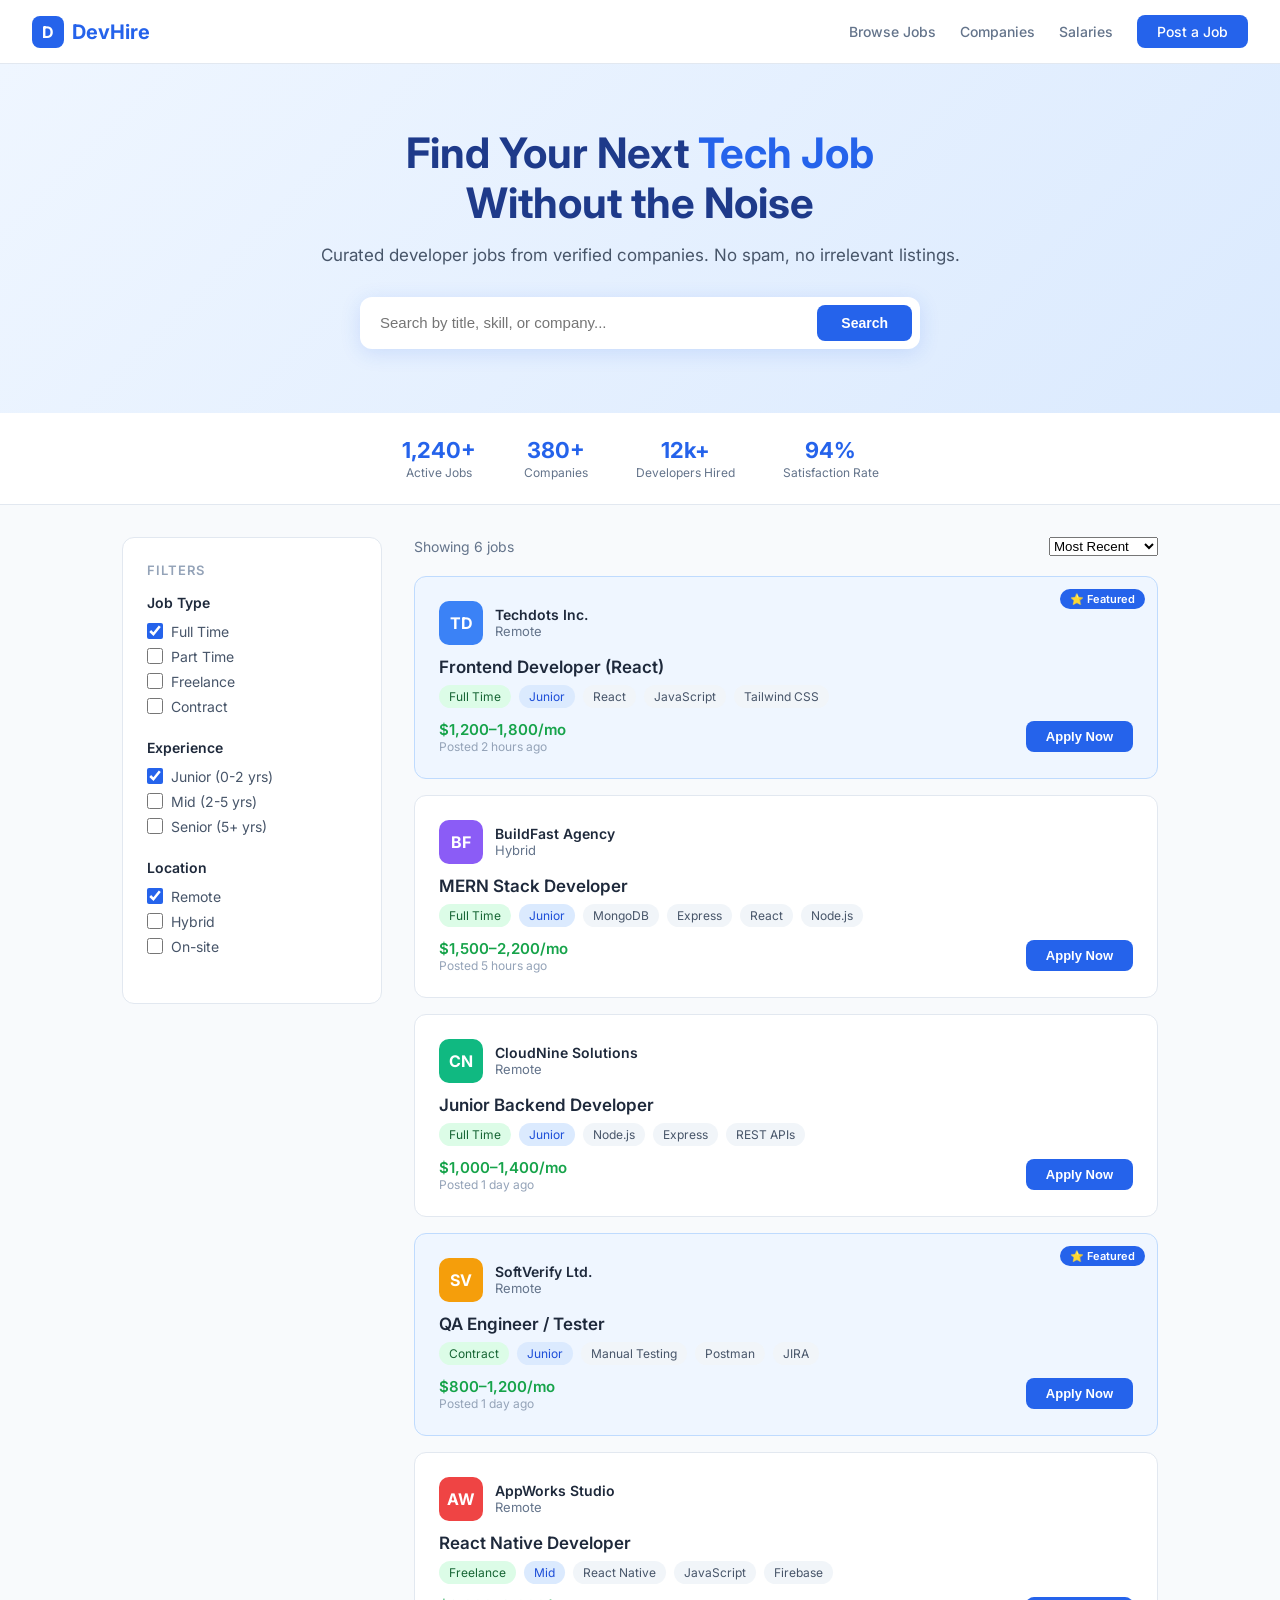
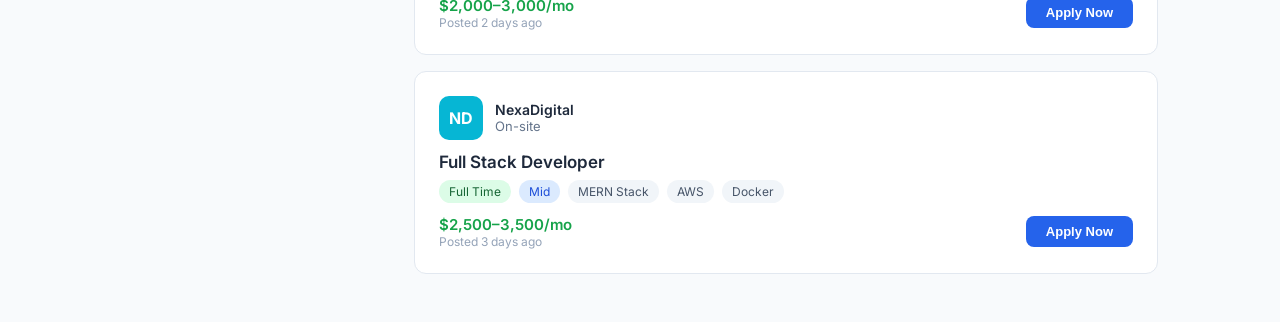
<file: webdev_projects/devhire/index.html>
<!DOCTYPE html>
<html lang="en">
<head>
<meta charset="UTF-8">
<meta name="viewport" content="width=device-width, initial-scale=1.0">
<title>DevHire — Job Board for Developers</title>
<link href="https://fonts.googleapis.com/css2?family=Inter:wght@300;400;500;600;700&display=swap" rel="stylesheet">
<style>
*,*::before,*::after{box-sizing:border-box;margin:0;padding:0}
body{font-family:'Inter',sans-serif;background:#F8FAFC;color:#1E293B;font-size:15px}
nav{background:#fff;border-bottom:1px solid #E2E8F0;padding:0 2rem;height:64px;display:flex;align-items:center;justify-content:space-between;position:sticky;top:0;z-index:100}
.nav-logo{font-weight:700;font-size:20px;color:#2563EB;display:flex;align-items:center;gap:8px}
.nav-logo span{background:#2563EB;color:#fff;width:32px;height:32px;border-radius:8px;display:flex;align-items:center;justify-content:center;font-size:16px}
.nav-links{display:flex;gap:1.5rem;align-items:center}
.nav-links a{text-decoration:none;color:#64748B;font-size:14px;font-weight:500}
.nav-btn{background:#2563EB;color:#fff!important;padding:8px 20px;border-radius:8px;font-size:14px;font-weight:500}
.hero{background:linear-gradient(135deg,#EFF6FF 0%,#DBEAFE 100%);padding:4rem 2rem;text-align:center}
.hero h1{font-size:42px;font-weight:700;color:#1E3A8A;margin-bottom:1rem;line-height:1.2}
.hero h1 span{color:#2563EB}
.hero p{color:#475569;font-size:17px;margin-bottom:2rem}
.search-bar{background:#fff;border-radius:12px;padding:8px 8px 8px 20px;display:inline-flex;gap:8px;align-items:center;box-shadow:0 4px 20px rgba(37,99,235,0.15);width:100%;max-width:560px}
.search-bar input{flex:1;border:none;outline:none;font-size:15px;color:#1E293B;background:transparent}
.search-bar button{background:#2563EB;color:#fff;border:none;padding:10px 24px;border-radius:8px;font-size:14px;font-weight:600;cursor:pointer}
.stats-bar{display:flex;justify-content:center;gap:3rem;padding:1.5rem 2rem;background:#fff;border-bottom:1px solid #E2E8F0}
.stat{text-align:center}
.stat-n{font-size:22px;font-weight:700;color:#2563EB}
.stat-l{font-size:12px;color:#64748B;margin-top:2px}
.main{max-width:1100px;margin:0 auto;padding:2rem;display:grid;grid-template-columns:260px 1fr;gap:2rem}
.filters{background:#fff;border:1px solid #E2E8F0;border-radius:12px;padding:1.5rem;height:fit-content}
.filter-title{font-size:13px;font-weight:600;color:#94A3B8;text-transform:uppercase;letter-spacing:0.08em;margin-bottom:1rem}
.filter-group{margin-bottom:1.5rem}
.filter-group-label{font-size:14px;font-weight:600;color:#1E293B;margin-bottom:0.75rem}
.filter-item{display:flex;align-items:center;gap:8px;margin-bottom:8px;cursor:pointer}
.filter-item input{accent-color:#2563EB;width:16px;height:16px}
.filter-item label{font-size:14px;color:#475569;cursor:pointer}
.jobs-header{display:flex;justify-content:space-between;align-items:center;margin-bottom:1.25rem}
.jobs-count{font-size:14px;color:#64748B}<br>.sort-select{border:1px solid #E2E8F0;border-radius:8px;padding:6px 12px;font-size:13px;color:#475569;cursor:pointer;outline:none}
.job-card{background:#fff;border:1px solid #E2E8F0;border-radius:12px;padding:1.5rem;margin-bottom:1rem;cursor:pointer;transition:all 0.2s;position:relative}
.job-card:hover{border-color:#93C5FD;box-shadow:0 4px 16px rgba(37,99,235,0.1)}
.job-card.featured{border-color:#BFDBFE;background:#EFF6FF}
.featured-badge{position:absolute;top:12px;right:12px;background:#2563EB;color:#fff;font-size:11px;font-weight:600;padding:3px 10px;border-radius:20px}
.company-row{display:flex;align-items:center;gap:12px;margin-bottom:12px}
.company-logo{width:44px;height:44px;border-radius:10px;display:flex;align-items:center;justify-content:center;font-weight:700;font-size:16px;color:#fff;flex-shrink:0}
.company-name{font-size:13px;color:#64748B}
.job-title{font-size:17px;font-weight:600;color:#1E293B;margin-bottom:8px}
.job-meta{display:flex;flex-wrap:wrap;gap:8px;margin-bottom:12px}
.job-tag{background:#F1F5F9;color:#475569;font-size:12px;padding:4px 10px;border-radius:20px}
.job-tag.green{background:#DCFCE7;color:#166534}
.job-tag.blue{background:#DBEAFE;color:#1D4ED8}
.job-tag.orange{background:#FEF3C7;color:#92400E}
.job-footer{display:flex;justify-content:space-between;align-items:center}
.job-salary{font-size:15px;font-weight:600;color:#16A34A}
.job-time{font-size:12px;color:#94A3B8}
.apply-btn{background:#2563EB;color:#fff;border:none;padding:8px 20px;border-radius:8px;font-size:13px;font-weight:600;cursor:pointer;transition:background 0.2s}
.apply-btn:hover{background:#1D4ED8}
.modal-overlay{display:none;position:fixed;inset:0;background:rgba(0,0,0,0.5);z-index:200;align-items:center;justify-content:center}
.modal-overlay.open{display:flex}
.modal{background:#fff;border-radius:16px;padding:2rem;max-width:480px;width:90%;max-height:80vh;overflow-y:auto}
.modal h2{font-size:20px;font-weight:700;color:#1E293B;margin-bottom:4px}
.modal-company{font-size:14px;color:#2563EB;margin-bottom:1.5rem}
.form-group{margin-bottom:1rem}
.form-group label{font-size:13px;font-weight:500;color:#374151;display:block;margin-bottom:4px}
.form-group input,.form-group textarea{width:100%;border:1px solid #E2E8F0;border-radius:8px;padding:10px 12px;font-size:14px;outline:none;transition:border-color 0.2s;font-family:inherit}
.form-group input:focus,.form-group textarea:focus{border-color:#2563EB}
.form-group textarea{resize:vertical;min-height:80px}
.modal-btns{display:flex;gap:10px;margin-top:1.5rem}
.btn-cancel{flex:1;background:#F1F5F9;color:#475569;border:none;padding:11px;border-radius:8px;font-size:14px;font-weight:500;cursor:pointer}
.btn-submit{flex:2;background:#2563EB;color:#fff;border:none;padding:11px;border-radius:8px;font-size:14px;font-weight:600;cursor:pointer}
.success-msg{display:none;text-align:center;padding:1rem}
.success-msg h3{color:#16A34A;font-size:18px;margin-bottom:8px}
.success-msg p{color:#475569;font-size:14px}
@media(max-width:768px){.main{grid-template-columns:1fr}.filters{display:none}.hero h1{font-size:28px}.stats-bar{gap:1.5rem}}
</style>
</head>
<body>

<nav>
  <div class="nav-logo"><span>D</span> DevHire</div>
  <div class="nav-links">
    <a href="#">Browse Jobs</a>
    <a href="#">Companies</a>
    <a href="#">Salaries</a>
    <a href="#" class="nav-btn">Post a Job</a>
  </div>
</nav>

<div class="hero">
  <h1>Find Your Next <span>Tech Job</span><br>Without the Noise</h1>
  <p>Curated developer jobs from verified companies. No spam, no irrelevant listings.</p>
  <div class="search-bar">
    <input type="text" id="searchInput" placeholder="Search by title, skill, or company..." oninput="filterJobs()">
    <button onclick="filterJobs()">Search</button>
  </div>
</div>

<div class="stats-bar">
  <div class="stat"><div class="stat-n">1,240+</div><div class="stat-l">Active Jobs</div></div>
  <div class="stat"><div class="stat-n">380+</div><div class="stat-l">Companies</div></div>
  <div class="stat"><div class="stat-n">12k+</div><div class="stat-l">Developers Hired</div></div>
  <div class="stat"><div class="stat-n">94%</div><div class="stat-l">Satisfaction Rate</div></div>
</div>

<div class="main">
  <div class="filters">
    <div class="filter-title">Filters</div>
    <div class="filter-group">
      <div class="filter-group-label">Job Type</div>
      <div class="filter-item"><input type="checkbox" id="ft" checked><label for="ft">Full Time</label></div>
      <div class="filter-item"><input type="checkbox" id="pt"><label for="pt">Part Time</label></div>
      <div class="filter-item"><input type="checkbox" id="fr"><label for="fr">Freelance</label></div>
      <div class="filter-item"><input type="checkbox" id="ct"><label for="ct">Contract</label></div>
    </div>
    <div class="filter-group">
      <div class="filter-group-label">Experience</div>
      <div class="filter-item"><input type="checkbox" id="jr" checked><label for="jr">Junior (0-2 yrs)</label></div>
      <div class="filter-item"><input type="checkbox" id="md"><label for="md">Mid (2-5 yrs)</label></div>
      <div class="filter-item"><input type="checkbox" id="sr"><label for="sr">Senior (5+ yrs)</label></div>
    </div>
    <div class="filter-group">
      <div class="filter-group-label">Location</div>
      <div class="filter-item"><input type="checkbox" id="rm" checked><label for="rm">Remote</label></div>
      <div class="filter-item"><input type="checkbox" id="hy"><label for="hy">Hybrid</label></div>
      <div class="filter-item"><input type="checkbox" id="os"><label for="os">On-site</label></div>
    </div>
  </div>

  <div>
    <div class="jobs-header">
      <div class="jobs-count" id="jobsCount">Showing 6 jobs</div>
      <select class="sort-select"><option>Most Recent</option><option>Highest Salary</option><option>Most Relevant</option></select>
    </div>
    <div id="jobsList"></div>
  </div>
</div>

<div class="modal-overlay" id="modal">
  <div class="modal">
    <div id="applyForm">
      <h2 id="modalTitle">Apply for Position</h2>
      <div class="modal-company" id="modalCompany"></div>
      <div class="form-group"><label>Full Name</label><input type="text" placeholder="Your full name"></div>
      <div class="form-group"><label>Email Address</label><input type="email" placeholder="your@email.com"></div>
      <div class="form-group"><label>Phone Number</label><input type="text" placeholder="+92 300 0000000"></div>
      <div class="form-group"><label>Portfolio / LinkedIn URL</label><input type="text" placeholder="https://..."></div>
      <div class="form-group"><label>Why are you a good fit?</label><textarea placeholder="Tell them briefly why you're applying..."></textarea></div>
      <div class="modal-btns">
        <button class="btn-cancel" onclick="closeModal()">Cancel</button>
        <button class="btn-submit" onclick="submitApp()">Submit Application →</button>
      </div>
    </div>
    <div class="success-msg" id="successMsg">
      <div style="font-size:48px;margin-bottom:1rem">✅</div>
      <h3>Application Submitted!</h3>
      <p>We've received your application. The company will reach out within 3–5 business days.</p>
      <button class="btn-submit" style="margin-top:1.5rem;width:100%" onclick="closeModal()">Back to Jobs</button>
    </div>
  </div>
</div>

<script>
const jobs = [
  {title:"Frontend Developer (React)",company:"Techdots Inc.",logo:"#3B82F6",abbr:"TD",type:"Full Time",location:"Remote",exp:"Junior",salary:"$1,200–1,800/mo",tags:["React","JavaScript","Tailwind CSS"],time:"2 hours ago",featured:true},
  {title:"MERN Stack Developer",company:"BuildFast Agency",logo:"#8B5CF6",abbr:"BF",type:"Full Time",location:"Hybrid",exp:"Junior",salary:"$1,500–2,200/mo",tags:["MongoDB","Express","React","Node.js"],time:"5 hours ago",featured:false},
  {title:"Junior Backend Developer",company:"CloudNine Solutions",logo:"#10B981",abbr:"CN",type:"Full Time",location:"Remote",exp:"Junior",salary:"$1,000–1,400/mo",tags:["Node.js","Express","REST APIs"],time:"1 day ago",featured:false},
  {title:"QA Engineer / Tester",company:"SoftVerify Ltd.",logo:"#F59E0B",abbr:"SV",type:"Contract",location:"Remote",exp:"Junior",salary:"$800–1,200/mo",tags:["Manual Testing","Postman","JIRA"],time:"1 day ago",featured:true},
  {title:"React Native Developer",company:"AppWorks Studio",logo:"#EF4444",abbr:"AW",type:"Freelance",location:"Remote",exp:"Mid",salary:"$2,000–3,000/mo",tags:["React Native","JavaScript","Firebase"],time:"2 days ago",featured:false},
  {title:"Full Stack Developer",company:"NexaDigital",logo:"#06B6D4",abbr:"ND",type:"Full Time",location:"On-site",exp:"Mid",salary:"$2,500–3,500/mo",tags:["MERN Stack","AWS","Docker"],time:"3 days ago",featured:false},
];

function renderJobs(list){
  const el=document.getElementById('jobsList');
  document.getElementById('jobsCount').textContent=`Showing ${list.length} jobs`;
  el.innerHTML=list.map((j,i)=>`
    <div class="job-card ${j.featured?'featured':''}">
      ${j.featured?'<div class="featured-badge">⭐ Featured</div>':''}
      <div class="company-row">
        <div class="company-logo" style="background:${j.logo}">${j.abbr}</div>
        <div><div style="font-weight:600;font-size:14px;color:#1E293B">${j.company}</div><div class="company-name">${j.location}</div></div>
      </div>
      <div class="job-title">${j.title}</div>
      <div class="job-meta">
        <span class="job-tag green">${j.type}</span>
        <span class="job-tag blue">${j.exp}</span>
        ${j.tags.map(t=>`<span class="job-tag">${t}</span>`).join('')}
      </div>
      <div class="job-footer">
        <div><div class="job-salary">${j.salary}</div><div class="job-time">Posted ${j.time}</div></div>
        <button class="apply-btn" onclick="openModal('${j.title}','${j.company}')">Apply Now</button>
      </div>
    </div>`).join('');
}

function filterJobs(){
  const q=document.getElementById('searchInput').value.toLowerCase();
  const filtered=jobs.filter(j=>j.title.toLowerCase().includes(q)||j.company.toLowerCase().includes(q)||j.tags.some(t=>t.toLowerCase().includes(q)));
  renderJobs(filtered);
}

function openModal(title,company){
  document.getElementById('modalTitle').textContent=title;
  document.getElementById('modalCompany').textContent=company;
  document.getElementById('applyForm').style.display='block';
  document.getElementById('successMsg').style.display='none';
  document.getElementById('modal').classList.add('open');
}

function closeModal(){document.getElementById('modal').classList.remove('open');}
function submitApp(){
  document.getElementById('applyForm').style.display='none';
  document.getElementById('successMsg').style.display='block';
}

renderJobs(jobs);
</script>
</body>
</html>
</file>
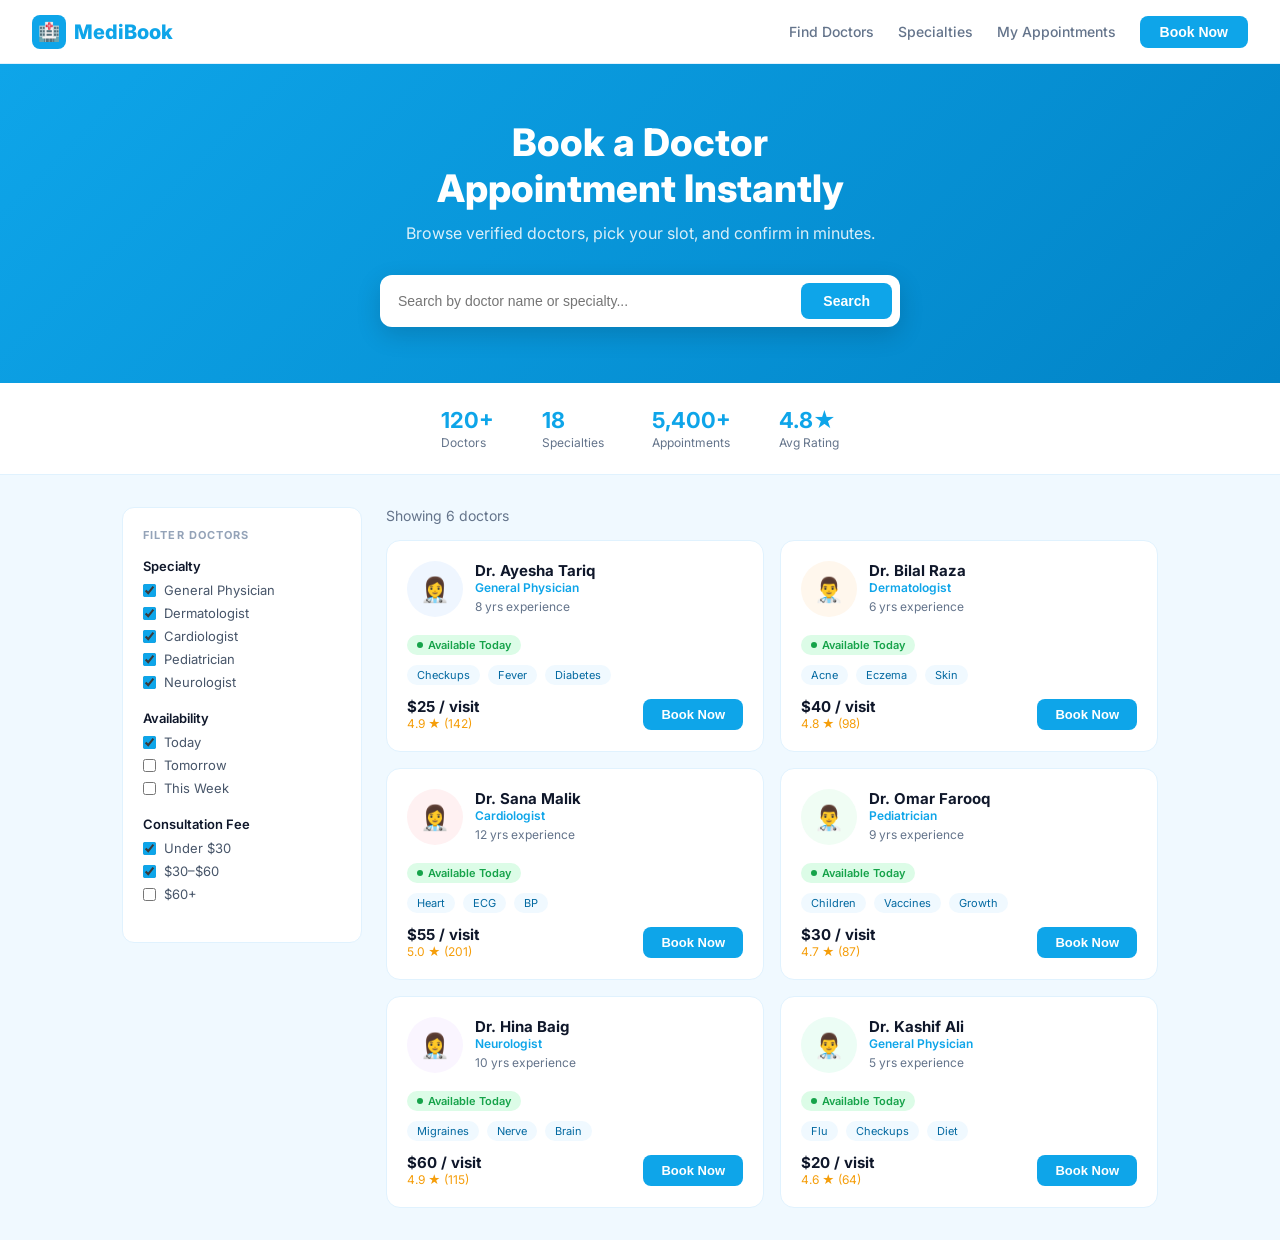
<file: webdev_projects/medibook/index.html>
<!DOCTYPE html>
<html lang="en">
<head>
<meta charset="UTF-8">
<meta name="viewport" content="width=device-width, initial-scale=1.0">
<title>MediBook — Doctor Appointment System</title>
<link href="https://fonts.googleapis.com/css2?family=Inter:wght@300;400;500;600;700&display=swap" rel="stylesheet">
<style>
*,*::before,*::after{box-sizing:border-box;margin:0;padding:0}
body{font-family:'Inter',sans-serif;background:#F0F9FF;color:#0F172A;font-size:15px}
nav{background:#fff;border-bottom:1px solid #E0F2FE;padding:0 2rem;height:64px;display:flex;align-items:center;justify-content:space-between;position:sticky;top:0;z-index:100}
.nav-logo{font-weight:800;font-size:20px;color:#0EA5E9;display:flex;align-items:center;gap:8px}
.logo-sq{background:#0EA5E9;color:#fff;width:34px;height:34px;border-radius:8px;display:flex;align-items:center;justify-content:center;font-size:18px}
.nav-links{display:flex;gap:1.5rem;align-items:center}
.nav-links a{text-decoration:none;color:#64748B;font-size:14px;font-weight:500}
.book-btn{background:#0EA5E9;color:#fff;padding:8px 20px;border-radius:8px;font-size:14px;font-weight:600;border:none;cursor:pointer}
.hero{background:linear-gradient(135deg,#0EA5E9 0%,#0284C7 100%);padding:3.5rem 2rem;color:#fff;text-align:center}
.hero h1{font-size:38px;font-weight:800;margin-bottom:0.75rem;line-height:1.2}
.hero p{font-size:16px;opacity:0.85;margin-bottom:2rem}
.search-box{background:#fff;border-radius:12px;padding:8px 8px 8px 18px;display:inline-flex;align-items:center;gap:8px;width:100%;max-width:520px;box-shadow:0 8px 24px rgba(0,0,0,0.15)}
.search-box input{flex:1;border:none;outline:none;font-size:14px;color:#0F172A;background:transparent}
.search-box button{background:#0EA5E9;color:#fff;border:none;padding:10px 22px;border-radius:8px;font-size:14px;font-weight:600;cursor:pointer}
.stats{display:flex;justify-content:center;gap:3rem;padding:1.5rem 2rem;background:#fff;border-bottom:1px solid #E0F2FE}
.stat-n{font-size:22px;font-weight:700;color:#0EA5E9}
.stat-l{font-size:12px;color:#64748B;margin-top:2px}
.main{max-width:1100px;margin:2rem auto;padding:0 2rem;display:grid;grid-template-columns:240px 1fr;gap:1.5rem}
.filters{background:#fff;border-radius:12px;border:1px solid #E0F2FE;padding:1.25rem;height:fit-content}
.filter-title{font-size:11px;font-weight:700;letter-spacing:0.1em;text-transform:uppercase;color:#94A3B8;margin-bottom:1rem}
.filter-group{margin-bottom:1.25rem}
.filter-label{font-size:13px;font-weight:600;color:#0F172A;margin-bottom:0.5rem}
.filter-item{display:flex;align-items:center;gap:8px;margin-bottom:7px;cursor:pointer}
.filter-item input{accent-color:#0EA5E9}
.filter-item label{font-size:13px;color:#475569;cursor:pointer}
.doctors-grid{display:grid;grid-template-columns:repeat(2,1fr);gap:1rem}
.doctor-card{background:#fff;border:1px solid #E0F2FE;border-radius:14px;padding:1.25rem;transition:all 0.2s;cursor:pointer}
.doctor-card:hover{border-color:#7DD3FC;box-shadow:0 4px 16px rgba(14,165,233,0.12)}
.doc-top{display:flex;gap:12px;margin-bottom:1rem}
.doc-avatar{width:56px;height:56px;border-radius:50%;display:flex;align-items:center;justify-content:center;font-size:24px;flex-shrink:0}
.doc-name{font-size:15px;font-weight:700;color:#0F172A}
.doc-spec{font-size:12px;color:#0EA5E9;font-weight:600;margin-bottom:4px}
.doc-exp{font-size:12px;color:#64748B}
.available-badge{display:inline-flex;align-items:center;gap:5px;background:#DCFCE7;color:#16A34A;font-size:11px;font-weight:600;padding:3px 10px;border-radius:20px;margin-bottom:10px}
.available-dot{width:6px;height:6px;background:#16A34A;border-radius:50%}
.doc-info{display:flex;gap:8px;flex-wrap:wrap;margin-bottom:12px}
.doc-tag{background:#F0F9FF;color:#0369A1;font-size:11px;padding:3px 10px;border-radius:20px}
.doc-footer{display:flex;align-items:center;justify-content:space-between}
.doc-fee{font-size:15px;font-weight:700;color:#0F172A}
.doc-rating{font-size:12px;color:#F59E0B}
.book-doc-btn{background:#0EA5E9;color:#fff;border:none;padding:8px 18px;border-radius:8px;font-size:13px;font-weight:600;cursor:pointer;transition:background 0.2s}
.book-doc-btn:hover{background:#0284C7}
.modal-overlay{display:none;position:fixed;inset:0;background:rgba(0,0,0,0.5);z-index:200;align-items:center;justify-content:center}
.modal-overlay.open{display:flex}
.modal{background:#fff;border-radius:16px;padding:1.75rem;width:90%;max-width:460px;max-height:90vh;overflow-y:auto}
.modal-doc-header{display:flex;gap:12px;align-items:center;margin-bottom:1.5rem;padding-bottom:1rem;border-bottom:1px solid #F0F9FF}
.modal h3{font-size:17px;font-weight:700;color:#0F172A}
.modal-spec{font-size:13px;color:#0EA5E9}
.slots-label{font-size:13px;font-weight:600;color:#0F172A;margin-bottom:8px}
.slots-grid{display:grid;grid-template-columns:repeat(3,1fr);gap:6px;margin-bottom:1.25rem}
.slot{background:#F0F9FF;border:1.5px solid #E0F2FE;border-radius:8px;padding:8px 4px;text-align:center;font-size:12px;font-weight:500;cursor:pointer;transition:all 0.2s;color:#0369A1}
.slot:hover,.slot.selected{background:#0EA5E9;color:#fff;border-color:#0EA5E9}
.slot.taken{background:#F1F5F9;color:#94A3B8;cursor:not-allowed;text-decoration:line-through}
.form-group{margin-bottom:1rem}
.form-group label{font-size:12px;font-weight:600;color:#374151;display:block;margin-bottom:4px}
.form-group input,.form-group select,.form-group textarea{width:100%;border:1px solid #E0F2FE;border-radius:8px;padding:9px 12px;font-size:13px;color:#0F172A;outline:none;transition:border-color 0.2s;font-family:inherit}
.form-group input:focus,.form-group select:focus{border-color:#0EA5E9}
.modal-btns{display:flex;gap:8px;margin-top:1.25rem}
.btn-cancel{flex:1;background:#F1F5F9;color:#64748B;border:none;padding:11px;border-radius:8px;font-size:13px;font-weight:500;cursor:pointer}
.btn-confirm{flex:2;background:#0EA5E9;color:#fff;border:none;padding:11px;border-radius:8px;font-size:14px;font-weight:700;cursor:pointer}
.success-view{display:none;text-align:center;padding:1rem}
.success-view h3{font-size:18px;font-weight:700;color:#16A34A;margin-bottom:8px}
.success-view p{font-size:14px;color:#475569;line-height:1.6}
.confirm-card{background:#F0FDF4;border:1px solid #BBF7D0;border-radius:10px;padding:1rem;margin:1rem 0;text-align:left}
.confirm-row{display:flex;justify-content:space-between;font-size:13px;padding:4px 0}
.confirm-row span:first-child{color:#64748B}
.confirm-row span:last-child{font-weight:600;color:#0F172A}
@media(max-width:700px){.main{grid-template-columns:1fr}.filters{display:none}.doctors-grid{grid-template-columns:1fr}.hero h1{font-size:26px}.stats{gap:1.5rem}}
</style>
</head>
<body>

<nav>
  <div class="nav-logo"><div class="logo-sq">🏥</div> MediBook</div>
  <div class="nav-links">
    <a href="#">Find Doctors</a>
    <a href="#">Specialties</a>
    <a href="#">My Appointments</a>
    <button class="book-btn" onclick="document.querySelector('.main').scrollIntoView({behavior:'smooth'})">Book Now</button>
  </div>
</nav>

<div class="hero">
  <h1>Book a Doctor<br>Appointment Instantly</h1>
  <p>Browse verified doctors, pick your slot, and confirm in minutes.</p>
  <div class="search-box">
    <input type="text" id="searchInput" placeholder="Search by doctor name or specialty..." oninput="filterDocs()">
    <button onclick="filterDocs()">Search</button>
  </div>
</div>

<div class="stats">
  <div class="stat"><div class="stat-n">120+</div><div class="stat-l">Doctors</div></div>
  <div class="stat"><div class="stat-n">18</div><div class="stat-l">Specialties</div></div>
  <div class="stat"><div class="stat-n">5,400+</div><div class="stat-l">Appointments</div></div>
  <div class="stat"><div class="stat-n">4.8★</div><div class="stat-l">Avg Rating</div></div>
</div>

<div class="main">
  <div class="filters">
    <div class="filter-title">Filter Doctors</div>
    <div class="filter-group">
      <div class="filter-label">Specialty</div>
      <div class="filter-item"><input type="checkbox" checked><label>General Physician</label></div>
      <div class="filter-item"><input type="checkbox" checked><label>Dermatologist</label></div>
      <div class="filter-item"><input type="checkbox" checked><label>Cardiologist</label></div>
      <div class="filter-item"><input type="checkbox" checked><label>Pediatrician</label></div>
      <div class="filter-item"><input type="checkbox" checked><label>Neurologist</label></div>
    </div>
    <div class="filter-group">
      <div class="filter-label">Availability</div>
      <div class="filter-item"><input type="checkbox" checked><label>Today</label></div>
      <div class="filter-item"><input type="checkbox"><label>Tomorrow</label></div>
      <div class="filter-item"><input type="checkbox"><label>This Week</label></div>
    </div>
    <div class="filter-group">
      <div class="filter-label">Consultation Fee</div>
      <div class="filter-item"><input type="checkbox" checked><label>Under $30</label></div>
      <div class="filter-item"><input type="checkbox" checked><label>$30–$60</label></div>
      <div class="filter-item"><input type="checkbox"><label>$60+</label></div>
    </div>
  </div>
  <div>
    <div style="font-size:14px;color:#64748B;margin-bottom:1rem" id="docCount">Showing 6 doctors</div>
    <div class="doctors-grid" id="doctorsGrid"></div>
  </div>
</div>

<div class="modal-overlay" id="modal">
  <div class="modal">
    <div id="bookingForm">
      <div class="modal-doc-header" id="modalDocHeader"></div>
      <div class="slots-label">Select a Time Slot — Today</div>
      <div class="slots-grid" id="slotsGrid"></div>
      <div class="form-group"><label>Patient Full Name</label><input type="text" id="ptName" placeholder="Enter patient name"></div>
      <div class="form-group"><label>Contact Number</label><input type="text" id="ptPhone" placeholder="+92 300 0000000"></div>
      <div class="form-group"><label>Reason for Visit</label>
        <select id="ptReason">
          <option>General Checkup</option><option>Follow-up</option><option>New Symptoms</option><option>Test Results</option><option>Other</option>
        </select>
      </div>
      <div class="modal-btns">
        <button class="btn-cancel" onclick="closeModal()">Cancel</button>
        <button class="btn-confirm" onclick="confirmBooking()">Confirm Appointment ✓</button>
      </div>
    </div>
    <div class="success-view" id="successView">
      <div style="font-size:52px;margin-bottom:1rem">✅</div>
      <h3>Appointment Confirmed!</h3>
      <p>A confirmation has been sent to your email.</p>
      <div class="confirm-card" id="confirmCard"></div>
      <button class="btn-confirm" style="width:100%;margin-top:0.5rem" onclick="closeModal()">Done</button>
    </div>
  </div>
</div>

<script>
const doctors=[
  {id:1,name:'Dr. Ayesha Tariq',spec:'General Physician',exp:'8 yrs',emoji:'👩‍⚕️',bg:'#EFF6FF',fee:'$25',rating:'4.9 ★ (142)',tags:['Checkups','Fever','Diabetes']},
  {id:2,name:'Dr. Bilal Raza',spec:'Dermatologist',exp:'6 yrs',emoji:'👨‍⚕️',bg:'#FFF7ED',fee:'$40',rating:'4.8 ★ (98)',tags:['Acne','Eczema','Skin']},
  {id:3,name:'Dr. Sana Malik',spec:'Cardiologist',exp:'12 yrs',emoji:'👩‍⚕️',bg:'#FFF1F2',fee:'$55',rating:'5.0 ★ (201)',tags:['Heart','ECG','BP']},
  {id:4,name:'Dr. Omar Farooq',spec:'Pediatrician',exp:'9 yrs',emoji:'👨‍⚕️',bg:'#F0FDF4',fee:'$30',rating:'4.7 ★ (87)',tags:['Children','Vaccines','Growth']},
  {id:5,name:'Dr. Hina Baig',spec:'Neurologist',exp:'10 yrs',emoji:'👩‍⚕️',bg:'#FAF5FF',fee:'$60',rating:'4.9 ★ (115)',tags:['Migraines','Nerve','Brain']},
  {id:6,name:'Dr. Kashif Ali',spec:'General Physician',exp:'5 yrs',emoji:'👨‍⚕️',bg:'#ECFDF5',fee:'$20',rating:'4.6 ★ (64)',tags:['Flu','Checkups','Diet']},
];

const slots=['09:00 AM','09:30 AM','10:00 AM','10:30 AM','11:00 AM','11:30 AM','02:00 PM','02:30 PM','03:00 PM','03:30 PM','04:00 PM','04:30 PM'];
const takenSlots=['09:30 AM','10:30 AM','02:00 PM','04:00 PM'];
let selectedSlot=null, selectedDoc=null;

function renderDocs(list){
  document.getElementById('docCount').textContent=`Showing ${list.length} doctors`;
  document.getElementById('doctorsGrid').innerHTML=list.map(d=>`
    <div class="doctor-card">
      <div class="doc-top">
        <div class="doc-avatar" style="background:${d.bg}">${d.emoji}</div>
        <div>
          <div class="doc-name">${d.name}</div>
          <div class="doc-spec">${d.spec}</div>
          <div class="doc-exp">${d.exp} experience</div>
        </div>
      </div>
      <div class="available-badge"><div class="available-dot"></div>Available Today</div>
      <div class="doc-info">${d.tags.map(t=>`<span class="doc-tag">${t}</span>`).join('')}</div>
      <div class="doc-footer">
        <div><div class="doc-fee">${d.fee} / visit</div><div class="doc-rating">${d.rating}</div></div>
        <button class="book-doc-btn" onclick="openModal(${d.id})">Book Now</button>
      </div>
    </div>`).join('');
}

function filterDocs(){
  const q=document.getElementById('searchInput').value.toLowerCase();
  renderDocs(q?doctors.filter(d=>d.name.toLowerCase().includes(q)||d.spec.toLowerCase().includes(q)):doctors);
}

function openModal(id){
  selectedDoc=doctors.find(d=>d.id===id);
  selectedSlot=null;
  document.getElementById('bookingForm').style.display='block';
  document.getElementById('successView').style.display='none';
  document.getElementById('modalDocHeader').innerHTML=`
    <div class="doc-avatar" style="background:${selectedDoc.bg};width:48px;height:48px;border-radius:50%;display:flex;align-items:center;justify-content:center;font-size:22px;flex-shrink:0">${selectedDoc.emoji}</div>
    <div><div class="modal h3" style="font-size:16px;font-weight:700;color:#0F172A">${selectedDoc.name}</div><div class="modal-spec">${selectedDoc.spec}</div><div style="font-size:12px;color:#64748B;margin-top:2px">Consultation Fee: ${selectedDoc.fee}</div></div>`;
  document.getElementById('slotsGrid').innerHTML=slots.map(s=>`
    <div class="slot ${takenSlots.includes(s)?'taken':''}" onclick="selectSlot(this,'${s}')">${s}</div>`).join('');
  document.getElementById('modal').classList.add('open');
}

function selectSlot(el,slot){
  if(el.classList.contains('taken'))return;
  document.querySelectorAll('.slot').forEach(s=>s.classList.remove('selected'));
  el.classList.add('selected');selectedSlot=slot;
}

function closeModal(){document.getElementById('modal').classList.remove('open');}

function confirmBooking(){
  if(!selectedSlot){alert('Please select a time slot.');return;}
  const name=document.getElementById('ptName').value.trim()||'Patient';
  const reason=document.getElementById('ptReason').value;
  document.getElementById('bookingForm').style.display='none';
  document.getElementById('successView').style.display='block';
  const today=new Date().toLocaleDateString('en-US',{weekday:'long',month:'long',day:'numeric'});
  document.getElementById('confirmCard').innerHTML=`
    <div class="confirm-row"><span>Doctor</span><span>${selectedDoc.name}</span></div>
    <div class="confirm-row"><span>Specialty</span><span>${selectedDoc.spec}</span></div>
    <div class="confirm-row"><span>Date</span><span>${today}</span></div>
    <div class="confirm-row"><span>Time</span><span>${selectedSlot}</span></div>
    <div class="confirm-row"><span>Patient</span><span>${name}</span></div>
    <div class="confirm-row"><span>Reason</span><span>${reason}</span></div>
    <div class="confirm-row"><span>Fee</span><span>${selectedDoc.fee}</span></div>`;
}

renderDocs(doctors);
</script>
</body>
</html>
</file>
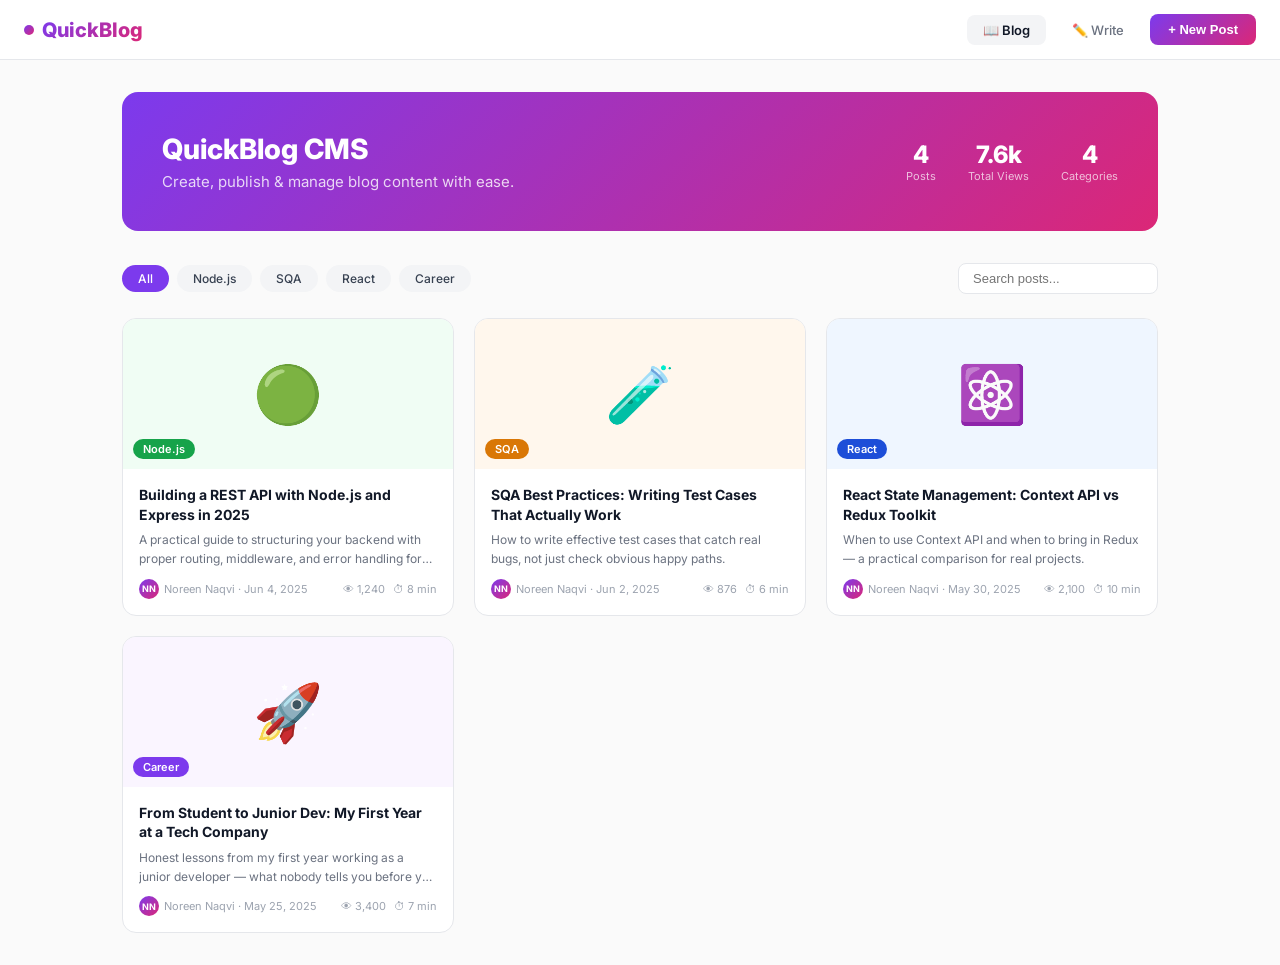
<file: webdev_projects/quickblog/index.html>
<!DOCTYPE html>
<html lang="en">
<head>
<meta charset="UTF-8">
<meta name="viewport" content="width=device-width, initial-scale=1.0">
<title>QuickBlog — Content Management System</title>
<link href="https://fonts.googleapis.com/css2?family=Inter:wght@300;400;500;600;700&display=swap" rel="stylesheet">
<style>
*,*::before,*::after{box-sizing:border-box;margin:0;padding:0}
body{font-family:'Inter',sans-serif;background:#FAFAFA;color:#111827;font-size:14px;min-height:100vh}
nav{background:#fff;border-bottom:1px solid #E5E7EB;padding:0 1.5rem;height:60px;display:flex;align-items:center;justify-content:space-between;position:sticky;top:0;z-index:100}
.logo{font-weight:800;font-size:20px;display:flex;align-items:center;gap:8px}
.logo span{background:linear-gradient(135deg,#7C3AED,#DB2777);-webkit-background-clip:text;-webkit-text-fill-color:transparent}
.logo-dot{width:10px;height:10px;background:linear-gradient(135deg,#7C3AED,#DB2777);border-radius:50%}
.nav-right{display:flex;align-items:center;gap:10px}
.tab-btn{background:none;border:none;padding:7px 16px;border-radius:8px;font-size:13px;font-weight:500;cursor:pointer;color:#6B7280;transition:all 0.2s;font-family:inherit}
.tab-btn.active{background:#F3F4F6;color:#111827;font-weight:600}
.write-btn{background:linear-gradient(135deg,#7C3AED,#DB2777);color:#fff;border:none;padding:8px 18px;border-radius:8px;font-size:13px;font-weight:600;cursor:pointer}
/* BLOG VIEW */
#blogView{max-width:1100px;margin:0 auto;padding:2rem}
.blog-hero{background:linear-gradient(135deg,#7C3AED,#DB2777);border-radius:16px;padding:2.5rem;color:#fff;margin-bottom:2rem;display:flex;justify-content:space-between;align-items:center}
.blog-hero h1{font-size:28px;font-weight:800;margin-bottom:6px}
.blog-hero p{opacity:0.8;font-size:15px}
.hero-stats{display:flex;gap:2rem;text-align:center}
.hs-num{font-size:24px;font-weight:800}
.hs-label{font-size:11px;opacity:0.7}
.filter-row{display:flex;gap:8px;margin-bottom:1.5rem;flex-wrap:wrap;align-items:center}
.cat-pill{background:#F3F4F6;color:#374151;border:none;padding:6px 16px;border-radius:20px;font-size:12px;font-weight:500;cursor:pointer;transition:all 0.2s;font-family:inherit}
.cat-pill.active,.cat-pill:hover{background:#7C3AED;color:#fff}
.search-input{margin-left:auto;border:1px solid #E5E7EB;border-radius:8px;padding:7px 14px;font-size:13px;outline:none;width:200px;transition:border-color 0.2s}
.search-input:focus{border-color:#7C3AED}
.posts-grid{display:grid;grid-template-columns:repeat(3,1fr);gap:1.25rem}
.post-card{background:#fff;border:1px solid #E5E7EB;border-radius:14px;overflow:hidden;transition:all 0.2s;cursor:pointer}
.post-card:hover{box-shadow:0 8px 24px rgba(0,0,0,0.08);transform:translateY(-3px)}
.post-thumb{height:150px;display:flex;align-items:center;justify-content:center;font-size:56px;position:relative}
.post-cat-badge{position:absolute;bottom:10px;left:10px;font-size:11px;font-weight:600;padding:3px 10px;border-radius:20px;color:#fff}
.post-body{padding:1rem}
.post-title{font-size:14px;font-weight:700;color:#111827;margin-bottom:6px;line-height:1.4}
.post-excerpt{font-size:12px;color:#6B7280;line-height:1.6;margin-bottom:10px;display:-webkit-box;-webkit-line-clamp:2;-webkit-box-orient:vertical;overflow:hidden}
.post-meta{display:flex;align-items:center;justify-content:space-between}
.post-author{font-size:11px;color:#9CA3AF;display:flex;align-items:center;gap:5px}
.author-dot{width:20px;height:20px;border-radius:50%;background:linear-gradient(135deg,#7C3AED,#DB2777);display:flex;align-items:center;justify-content:center;font-size:9px;font-weight:700;color:#fff}
.post-stats{font-size:11px;color:#9CA3AF;display:flex;gap:8px}
/* ARTICLE VIEW */
#articleView{display:none;max-width:720px;margin:0 auto;padding:2rem}
.article-back{display:inline-flex;align-items:center;gap:6px;color:#7C3AED;font-size:13px;font-weight:500;cursor:pointer;margin-bottom:1.5rem;background:none;border:none;font-family:inherit}
.article-cat{display:inline-block;font-size:11px;font-weight:700;padding:4px 12px;border-radius:20px;color:#fff;margin-bottom:1rem}
.article-title{font-size:30px;font-weight:800;color:#111827;line-height:1.25;margin-bottom:1rem}
.article-meta{display:flex;align-items:center;gap:16px;margin-bottom:2rem;padding-bottom:1.5rem;border-bottom:1px solid #F3F4F6}
.article-author{display:flex;align-items:center;gap:8px}
.article-author-img{width:36px;height:36px;border-radius:50%;background:linear-gradient(135deg,#7C3AED,#DB2777);display:flex;align-items:center;justify-content:center;font-size:14px;font-weight:700;color:#fff}
.article-author-name{font-size:13px;font-weight:600;color:#111827}
.article-date{font-size:12px;color:#9CA3AF}
.article-thumb{width:100%;height:280px;border-radius:12px;display:flex;align-items:center;justify-content:center;font-size:80px;margin-bottom:2rem}
.article-body{font-size:15px;line-height:1.8;color:#374151}
.article-body h2{font-size:20px;font-weight:700;color:#111827;margin:1.5rem 0 0.75rem}
.article-body p{margin-bottom:1rem}
.article-body code{background:#F3F4F6;padding:2px 6px;border-radius:4px;font-size:13px;color:#7C3AED}
.article-body ul{margin:0.75rem 0 1rem 1.5rem}
.article-body ul li{margin-bottom:4px}
.article-tags{display:flex;flex-wrap:wrap;gap:6px;margin-top:2rem;padding-top:1.5rem;border-bottom:1px solid #F3F4F6;margin-bottom:2rem}
.a-tag{background:#F3F4F6;color:#374151;font-size:12px;padding:4px 12px;border-radius:20px}
.comment-section h3{font-size:16px;font-weight:700;margin-bottom:1.25rem}
.comment{display:flex;gap:10px;margin-bottom:1.25rem}
.comment-avatar{width:34px;height:34px;border-radius:50%;display:flex;align-items:center;justify-content:center;font-size:13px;font-weight:700;color:#fff;flex-shrink:0}
.comment-bubble{background:#F9FAFB;border-radius:10px;padding:0.875rem;flex:1}
.comment-author{font-size:13px;font-weight:600;color:#111827;margin-bottom:3px}
.comment-text{font-size:13px;color:#6B7280;line-height:1.5}
.comment-input-row{display:flex;gap:8px;margin-top:1rem}
.comment-input-row input{flex:1;border:1px solid #E5E7EB;border-radius:8px;padding:9px 14px;font-size:13px;outline:none;transition:border-color 0.2s}
.comment-input-row input:focus{border-color:#7C3AED}
.comment-submit{background:#7C3AED;color:#fff;border:none;padding:9px 18px;border-radius:8px;font-size:13px;font-weight:600;cursor:pointer}
/* WRITE VIEW */
#writeView{display:none;max-width:800px;margin:0 auto;padding:2rem}
.editor-wrap{background:#fff;border:1px solid #E5E7EB;border-radius:14px;overflow:hidden}
.editor-toolbar{padding:0.875rem 1rem;border-bottom:1px solid #F3F4F6;display:flex;gap:6px;flex-wrap:wrap}
.tool-btn{background:#F3F4F6;border:none;padding:5px 12px;border-radius:6px;font-size:12px;font-weight:600;cursor:pointer;color:#374151;transition:background 0.2s}
.tool-btn:hover{background:#E5E7EB}
.editor-title{width:100%;border:none;outline:none;font-size:26px;font-weight:700;color:#111827;padding:1.25rem 1.25rem 0.5rem;font-family:inherit}
.editor-subtitle{width:100%;border:none;outline:none;font-size:15px;color:#9CA3AF;padding:0 1.25rem 0.75rem;font-family:inherit;border-bottom:1px solid #F3F4F6}
.editor-body{width:100%;border:none;outline:none;font-size:15px;color:#374151;padding:1rem 1.25rem;font-family:inherit;line-height:1.8;min-height:300px;resize:none}
.publish-row{display:flex;gap:10px;align-items:center;margin-top:1.25rem;flex-wrap:wrap}
.pub-select{border:1px solid #E5E7EB;border-radius:8px;padding:9px 14px;font-size:13px;outline:none;color:#374151;cursor:pointer}
.pub-btn{background:linear-gradient(135deg,#7C3AED,#DB2777);color:#fff;border:none;padding:10px 28px;border-radius:8px;font-size:14px;font-weight:700;cursor:pointer}
.pub-success{display:none;background:#F0FDF4;border:1px solid #BBF7D0;border-radius:8px;padding:10px 16px;font-size:13px;color:#166534;font-weight:500}
@media(max-width:700px){.posts-grid{grid-template-columns:1fr}.blog-hero{flex-direction:column;gap:1.5rem}.hero-stats{justify-content:center}}
</style>
</head>
<body>
<nav>
  <div class="logo"><div class="logo-dot"></div><span>QuickBlog</span></div>
  <div class="nav-right">
    <button class="tab-btn active" onclick="showView('blog')">📖 Blog</button>
    <button class="tab-btn" onclick="showView('write')">✏️ Write</button>
    <button class="write-btn" onclick="showView('write')">+ New Post</button>
  </div>
</nav>

<div id="blogView">
  <div class="blog-hero">
    <div><h1>QuickBlog CMS</h1><p>Create, publish & manage blog content with ease.</p></div>
    <div class="hero-stats">
      <div><div class="hs-num" id="totalPosts">0</div><div class="hs-label">Posts</div></div>
      <div><div class="hs-num" id="totalViews">0</div><div class="hs-label">Total Views</div></div>
      <div><div class="hs-num" id="totalCats">0</div><div class="hs-label">Categories</div></div>
    </div>
  </div>
  <div class="filter-row" id="filterRow"></div>
  <div class="posts-grid" id="postsGrid"></div>
</div>

<div id="articleView">
  <button class="article-back" onclick="showView('blog')">← Back to Blog</button>
  <div id="articleContent"></div>
</div>

<div id="writeView">
  <div style="margin-bottom:1.25rem"><div style="font-size:20px;font-weight:800;margin-bottom:4px">Write a New Post</div><div style="font-size:13px;color:#9CA3AF">Your post will be published instantly to the blog</div></div>
  <div class="editor-wrap">
    <div class="editor-toolbar">
      <button class="tool-btn">B</button><button class="tool-btn"><i>I</i></button><button class="tool-btn">H1</button><button class="tool-btn">H2</button><button class="tool-btn">• List</button><button class="tool-btn">`` Code</button><button class="tool-btn">🔗 Link</button><button class="tool-btn">🖼 Image</button>
    </div>
    <input type="text" class="editor-title" id="newTitle" placeholder="Your post title...">
    <input type="text" class="editor-subtitle" id="newSubtitle" placeholder="Short excerpt / subtitle...">
    <textarea class="editor-body" id="newBody" placeholder="Write your post content here..."></textarea>
  </div>
  <div class="publish-row">
    <select class="pub-select" id="newCat">
      <option value="Tech">💻 Tech</option><option value="React">⚛️ React</option><option value="Node.js">🟢 Node.js</option><option value="SQA">🧪 SQA</option><option value="Career">🚀 Career</option>
    </select>
    <button class="pub-btn" onclick="publishPost()">Publish Post →</button>
    <div class="pub-success" id="pubSuccess">✅ Published! Check the blog.</div>
  </div>
</div>

<script>
let posts=[
  {id:1,title:'Building a REST API with Node.js and Express in 2025',excerpt:'A practical guide to structuring your backend with proper routing, middleware, and error handling for production apps.',cat:'Node.js',emoji:'🟢',bg:'#F0FDF4',color:'#16A34A',author:'Noreen Naqvi',date:'Jun 4, 2025',views:1240,readTime:'8 min',tags:['Node.js','Express','REST API','Backend'],comments:[{author:'Ali R.',color:'#3B82F6',text:'Really clear explanation! Helped me understand middleware properly.'}],body:`<h2>Why REST APIs with Express?</h2><p>Express.js remains the most popular Node.js framework in 2025 for good reason — it's minimal, flexible, and has a massive ecosystem. In this guide we'll build a production-ready REST API from scratch.</p><h2>Setting Up Your Project</h2><p>Start by initializing your project and installing dependencies:</p><p><code>npm init -y && npm install express mongoose dotenv cors</code></p><h2>Structuring Your Routes</h2><p>A clean folder structure is essential for maintainable APIs. Separate your routes, controllers, models, and middleware into dedicated folders.</p><ul><li>routes/ — URL definitions</li><li>controllers/ — Business logic</li><li>models/ — Mongoose schemas</li><li>middleware/ — Auth, validation, error handling</li></ul><h2>Error Handling Done Right</h2><p>Always use a centralized error handling middleware in Express. This prevents code duplication and gives your API consistent error responses.</p>`},
  {id:2,title:'SQA Best Practices: Writing Test Cases That Actually Work',excerpt:'How to write effective test cases that catch real bugs, not just check obvious happy paths.',cat:'SQA',emoji:'🧪',bg:'#FFF7ED',color:'#D97706',author:'Noreen Naqvi',date:'Jun 2, 2025',views:876,readTime:'6 min',tags:['SQA','Testing','QA','JIRA'],comments:[{author:'Sara K.',color:'#8B5CF6',text:'The negative test case section was exactly what I needed!'}],body:`<h2>Why Most Test Cases Fail to Find Bugs</h2><p>The most common mistake in QA is writing test cases that only cover the "happy path" — the expected user flow. Real bugs live in edge cases, boundary values, and error states.</p><h2>The 3 Types of Test Cases You Need</h2><ul><li><strong>Positive test cases</strong> — Does the feature work as expected?</li><li><strong>Negative test cases</strong> — What happens with invalid inputs?</li><li><strong>Boundary test cases</strong> — What happens at the edge values?</li></ul><h2>Writing a Good Test Case</h2><p>Every test case should have: a unique ID, clear preconditions, step-by-step actions, expected result, and actual result. Vague test cases lead to inconsistent execution.</p><h2>API Testing with Postman</h2><p>For backend testing, Postman collections are your best friend. Write <code>pm.test()</code> assertions to validate response codes, body structure, and response time automatically.</p>`},
  {id:3,title:'React State Management: Context API vs Redux Toolkit',excerpt:'When to use Context API and when to bring in Redux — a practical comparison for real projects.',cat:'React',emoji:'⚛️',bg:'#EFF6FF',color:'#1D4ED8',author:'Noreen Naqvi',date:'May 30, 2025',views:2100,readTime:'10 min',tags:['React','Redux','State Management','Frontend'],comments:[{author:'Hamza T.',color:'#10B981',text:'Finally a clear comparison! Going with Redux Toolkit for my next project.'},{author:'Maryam F.',color:'#F59E0B',text:'Context API has been enough for my small apps, good to know the limits.'}],body:`<h2>The State Management Dilemma</h2><p>Every React developer faces this question at some point: do I need Redux, or will Context API be enough? The honest answer depends on your app's complexity and team size.</p><h2>Context API — Best For</h2><ul><li>Small to medium apps with minimal global state</li><li>Sharing theme, auth status, or language settings</li><li>Teams that want to avoid additional dependencies</li></ul><h2>Redux Toolkit — Best For</h2><ul><li>Large apps with complex state interactions</li><li>Frequent state updates that affect many components</li><li>Teams that need powerful dev tools and time-travel debugging</li></ul><h2>My Recommendation</h2><p>Start with Context API. If you notice performance issues or state logic getting complex, migrate to Redux Toolkit. The <code>createSlice</code> API makes it much less boilerplate-heavy than old Redux.</p>`},
  {id:4,title:'From Student to Junior Dev: My First Year at a Tech Company',excerpt:'Honest lessons from my first year working as a junior developer — what nobody tells you before you start.',cat:'Career',emoji:'🚀',bg:'#FAF5FF',color:'#7C3AED',author:'Noreen Naqvi',date:'May 25, 2025',views:3400,readTime:'7 min',tags:['Career','Junior Dev','Tips','Personal'],comments:[{author:'Zainab A.',color:'#EC4899',text:'This is so relatable! The part about code reviews hit home.'},{author:'Usman M.',color:'#3B82F6',text:'Thank you for being so honest — most people only share success stories.'}],body:`<h2>The First Week Feeling</h2><p>Nothing prepares you for the first week at a real tech company. You'll feel like everyone around you knows ten times more than you. That's normal, and it passes.</p><h2>Lesson 1: Ask Questions Early</h2><p>The biggest mistake junior devs make is staying stuck for hours trying to figure something out alone. Ask after 30 minutes of being stuck — your seniors expect it and respect it.</p><h2>Lesson 2: Git Workflow is Not Optional</h2><p>In university, Git means push to main and hope for the best. At work, you'll deal with feature branches, pull requests, merge conflicts, and code reviews. Learn proper Git flow before your first day.</p><h2>Lesson 3: QA Is Your Friend</h2><p>I started as both a developer and QA, and it made me a significantly better coder. Understanding how testers think helps you write code with fewer bugs from the start.</p>`},
];

const cats=['All','Tech','React','Node.js','SQA','Career'];
let activeCat='All';

function showView(v){
  document.getElementById('blogView').style.display=v==='blog'?'block':'none';
  document.getElementById('articleView').style.display=v==='article'?'block':'none';
  document.getElementById('writeView').style.display=v==='write'?'block':'none';
  document.querySelectorAll('.tab-btn').forEach(b=>b.classList.remove('active'));
  if(v==='blog')document.querySelectorAll('.tab-btn')[0].classList.add('active');
  if(v==='write')document.querySelectorAll('.tab-btn')[1].classList.add('active');
  if(v==='blog'){renderPosts();renderStats();}
}

function renderStats(){
  document.getElementById('totalPosts').textContent=posts.length;
  document.getElementById('totalViews').textContent=(posts.reduce((a,b)=>a+b.views,0)/1000).toFixed(1)+'k';
  document.getElementById('totalCats').textContent=new Set(posts.map(p=>p.cat)).size;
}

function renderFilters(){
  const allCats=['All',...new Set(posts.map(p=>p.cat))];
  document.getElementById('filterRow').innerHTML=allCats.map(c=>`<button class="cat-pill ${c===activeCat?'active':''}" onclick="filterCat('${c}')">${c}</button>`).join('')+`<input type="text" class="search-input" placeholder="Search posts..." oninput="searchPosts(this.value)">`;
}

function filterCat(c){activeCat=c;renderFilters();renderPosts();}
function searchPosts(q){
  const filtered=q?posts.filter(p=>p.title.toLowerCase().includes(q.toLowerCase())||p.cat.toLowerCase().includes(q.toLowerCase())):posts;
  renderPostCards(filtered);
}

function renderPosts(){
  const filtered=activeCat==='All'?posts:posts.filter(p=>p.cat===activeCat);
  renderPostCards(filtered);
}

function renderPostCards(list){
  document.getElementById('postsGrid').innerHTML=list.map(p=>`
    <div class="post-card" onclick="openPost(${p.id})">
      <div class="post-thumb" style="background:${p.bg}">
        <span class="post-cat-badge" style="background:${p.color}">${p.cat}</span>
        ${p.emoji}
      </div>
      <div class="post-body">
        <div class="post-title">${p.title}</div>
        <div class="post-excerpt">${p.excerpt}</div>
        <div class="post-meta">
          <div class="post-author"><div class="author-dot">NN</div>${p.author} · ${p.date}</div>
          <div class="post-stats"><span>👁 ${p.views.toLocaleString()}</span><span>⏱ ${p.readTime}</span></div>
        </div>
      </div>
    </div>`).join('');
}

function openPost(id){
  const p=posts.find(x=>x.id===id);
  p.views++;
  document.getElementById('articleContent').innerHTML=`
    <span class="article-cat" style="background:${p.color}">${p.cat}</span>
    <div class="article-title">${p.title}</div>
    <div class="article-meta">
      <div class="article-author">
        <div class="article-author-img">NN</div>
        <div><div class="article-author-name">${p.author}</div><div class="article-date">${p.date} · ${p.readTime} read · 👁 ${p.views.toLocaleString()} views</div></div>
      </div>
    </div>
    <div class="article-thumb" style="background:${p.bg}">${p.emoji}</div>
    <div class="article-body">${p.body}</div>
    <div class="article-tags">${p.tags.map(t=>`<span class="a-tag">#${t}</span>`).join('')}</div>
    <div class="comment-section">
      <h3>💬 ${p.comments.length} Comment${p.comments.length!==1?'s':''}</h3>
      ${p.comments.map(c=>`<div class="comment"><div class="comment-avatar" style="background:${c.color}">${c.author[0]}</div><div class="comment-bubble"><div class="comment-author">${c.author}</div><div class="comment-text">${c.text}</div></div></div>`).join('')}
      <div class="comment-input-row">
        <input type="text" id="newComment" placeholder="Add a comment...">
        <button class="comment-submit" onclick="addComment(${p.id})">Post</button>
      </div>
    </div>`;
  showView('article');
}

function addComment(id){
  const input=document.getElementById('newComment');
  const text=input.value.trim();
  if(!text)return;
  const p=posts.find(x=>x.id===id);
  const colors=['#3B82F6','#8B5CF6','#EC4899','#10B981','#F59E0B'];
  p.comments.push({author:'You',color:colors[Math.floor(Math.random()*colors.length)],text});
  openPost(id);
}

function publishPost(){
  const title=document.getElementById('newTitle').value.trim();
  const excerpt=document.getElementById('newSubtitle').value.trim();
  const body=document.getElementById('newBody').value.trim();
  const cat=document.getElementById('newCat').value;
  if(!title||!body){alert('Please add a title and content.');return;}
  const emojis={'Tech':'💡','React':'⚛️','Node.js':'🟢','SQA':'🧪','Career':'🚀'};
  const bgs={'Tech':'#F0F9FF','React':'#EFF6FF','Node.js':'#F0FDF4','SQA':'#FFF7ED','Career':'#FAF5FF'};
  const colors={'Tech':'#0369A1','React':'#1D4ED8','Node.js':'#16A34A','SQA':'#D97706','Career':'#7C3AED'};
  posts.unshift({id:Date.now(),title,excerpt:excerpt||body.slice(0,120)+'...',cat,emoji:emojis[cat],bg:bgs[cat],color:colors[cat],author:'Noreen Naqvi',date:'Just now',views:1,readTime:'3 min',tags:[cat],comments:[],body:`<p>${body.replace(/\n\n/g,'</p><p>').replace(/\n/g,'<br>')}</p>`});
  document.getElementById('newTitle').value='';document.getElementById('newSubtitle').value='';document.getElementById('newBody').value='';
  const s=document.getElementById('pubSuccess');s.style.display='block';
  setTimeout(()=>{s.style.display='none';showView('blog');},2000);
}

renderStats();renderFilters();renderPosts();
</script>
</body>
</html>
</file>
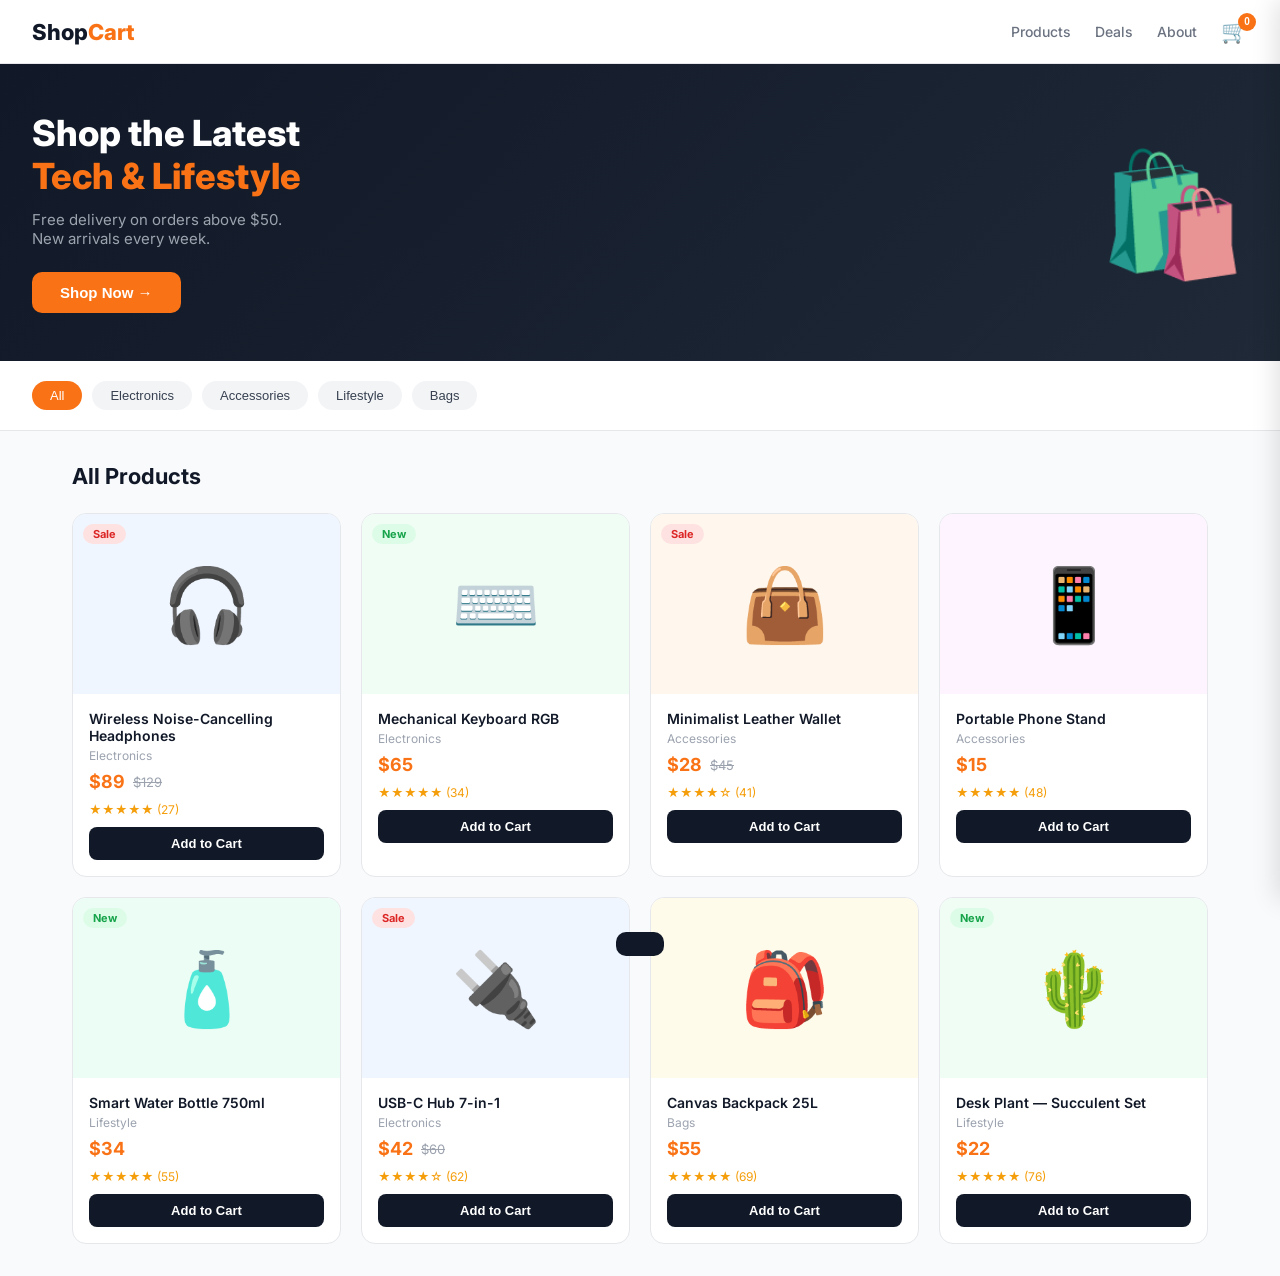
<file: webdev_projects/shopcart/index.html>
<!DOCTYPE html>
<html lang="en">
<head>
<meta charset="UTF-8">
<meta name="viewport" content="width=device-width, initial-scale=1.0">
<title>ShopCart — E-Commerce Store</title>
<link href="https://fonts.googleapis.com/css2?family=Inter:wght@300;400;500;600;700&display=swap" rel="stylesheet">
<style>
*,*::before,*::after{box-sizing:border-box;margin:0;padding:0}
body{font-family:'Inter',sans-serif;background:#F9FAFB;color:#111827;font-size:15px}
nav{background:#fff;border-bottom:1px solid #E5E7EB;padding:0 2rem;height:64px;display:flex;align-items:center;justify-content:space-between;position:sticky;top:0;z-index:100}
.nav-logo{font-weight:800;font-size:22px;color:#111827}
.nav-logo span{color:#F97316}
.nav-links{display:flex;gap:1.5rem;align-items:center}
.nav-links a{text-decoration:none;color:#6B7280;font-size:14px;font-weight:500}
.cart-btn{position:relative;background:none;border:none;cursor:pointer;font-size:22px}
.cart-count{position:absolute;top:-6px;right:-8px;background:#F97316;color:#fff;font-size:10px;font-weight:700;width:18px;height:18px;border-radius:50%;display:flex;align-items:center;justify-content:center}
.hero-banner{background:linear-gradient(135deg,#111827 0%,#1F2937 100%);padding:3rem 2rem;display:flex;align-items:center;justify-content:space-between;max-width:100%}
.hero-text h1{font-size:36px;font-weight:800;color:#fff;margin-bottom:0.75rem;line-height:1.2}
.hero-text h1 span{color:#F97316}
.hero-text p{color:#9CA3AF;margin-bottom:1.5rem;font-size:15px}
.shop-btn{background:#F97316;color:#fff;border:none;padding:12px 28px;border-radius:10px;font-size:15px;font-weight:700;cursor:pointer}
.hero-img{font-size:120px;opacity:0.9}
.category-bar{display:flex;gap:10px;padding:1.25rem 2rem;background:#fff;border-bottom:1px solid #E5E7EB;overflow-x:auto}
.cat-btn{background:#F3F4F6;color:#374151;border:none;padding:7px 18px;border-radius:20px;font-size:13px;font-weight:500;cursor:pointer;white-space:nowrap;transition:all 0.2s}
.cat-btn.active,.cat-btn:hover{background:#F97316;color:#fff}
.section-title{font-size:22px;font-weight:700;color:#111827;margin-bottom:1.5rem}
.products-wrap{max-width:1200px;margin:0 auto;padding:2rem}
.products-grid{display:grid;grid-template-columns:repeat(auto-fill,minmax(220px,1fr));gap:1.25rem}
.product-card{background:#fff;border:1px solid #E5E7EB;border-radius:14px;overflow:hidden;transition:all 0.2s;cursor:pointer}
.product-card:hover{box-shadow:0 8px 24px rgba(0,0,0,0.1);transform:translateY(-3px)}
.product-img{height:180px;display:flex;align-items:center;justify-content:center;font-size:72px;position:relative}
.badge{position:absolute;top:10px;left:10px;font-size:11px;font-weight:700;padding:3px 10px;border-radius:20px}
.badge-sale{background:#FEE2E2;color:#DC2626}
.badge-new{background:#DCFCE7;color:#16A34A}
.product-info{padding:1rem}
.product-name{font-size:14px;font-weight:600;color:#111827;margin-bottom:4px}
.product-cat{font-size:12px;color:#9CA3AF;margin-bottom:8px}
.product-price-row{display:flex;align-items:center;gap:8px;margin-bottom:10px}
.price{font-size:18px;font-weight:700;color:#F97316}
.old-price{font-size:13px;color:#9CA3AF;text-decoration:line-through}
.stars{font-size:12px;color:#F59E0B;margin-bottom:10px}
.add-to-cart{width:100%;background:#111827;color:#fff;border:none;padding:9px;border-radius:8px;font-size:13px;font-weight:600;cursor:pointer;transition:background 0.2s}
.add-to-cart:hover{background:#F97316}
.cart-panel{position:fixed;right:-420px;top:0;width:420px;height:100vh;background:#fff;box-shadow:-4px 0 24px rgba(0,0,0,0.12);z-index:300;transition:right 0.3s;display:flex;flex-direction:column}
.cart-panel.open{right:0}
.cart-header{padding:1.25rem 1.5rem;border-bottom:1px solid #E5E7EB;display:flex;justify-content:space-between;align-items:center}
.cart-header h2{font-size:18px;font-weight:700}
.close-cart{background:none;border:none;font-size:22px;cursor:pointer;color:#6B7280}
.cart-items{flex:1;overflow-y:auto;padding:1rem 1.5rem}
.cart-item{display:flex;gap:12px;padding:1rem 0;border-bottom:1px solid #F3F4F6}
.cart-item-img{font-size:36px;width:60px;height:60px;background:#F9FAFB;border-radius:10px;display:flex;align-items:center;justify-content:center;flex-shrink:0}
.cart-item-name{font-size:14px;font-weight:600;color:#111827;margin-bottom:4px}
.cart-item-price{font-size:14px;color:#F97316;font-weight:700}
.qty-control{display:flex;align-items:center;gap:8px;margin-top:8px}
.qty-btn{width:24px;height:24px;border:1px solid #E5E7EB;background:#F9FAFB;border-radius:6px;cursor:pointer;font-size:14px;display:flex;align-items:center;justify-content:center;font-weight:700}
.qty-num{font-size:14px;font-weight:600;min-width:20px;text-align:center}
.remove-btn{margin-left:auto;color:#EF4444;font-size:12px;cursor:pointer;background:none;border:none;font-family:inherit}
.cart-footer{padding:1.5rem;border-top:1px solid #E5E7EB}
.cart-total{display:flex;justify-content:space-between;font-size:18px;font-weight:700;margin-bottom:1rem}
.checkout-btn{width:100%;background:#F97316;color:#fff;border:none;padding:14px;border-radius:10px;font-size:16px;font-weight:700;cursor:pointer}
.empty-cart{text-align:center;padding:3rem 1rem;color:#9CA3AF}
.overlay{display:none;position:fixed;inset:0;background:rgba(0,0,0,0.4);z-index:200}
.overlay.open{display:block}
.toast{position:fixed;bottom:24px;left:50%;transform:translateX(-50%) translateY(80px);background:#111827;color:#fff;padding:12px 24px;border-radius:10px;font-size:14px;font-weight:500;transition:transform 0.3s;z-index:400}
.toast.show{transform:translateX(-50%) translateY(0)}
@media(max-width:600px){.hero-img{display:none}.hero-banner{padding:2rem 1.25rem}.products-wrap{padding:1.25rem}.products-grid{grid-template-columns:repeat(2,1fr);gap:0.75rem}.cart-panel{width:100%}}
</style>
</head>
<body>

<nav>
  <div class="nav-logo">Shop<span>Cart</span></div>
  <div class="nav-links">
    <a href="#">Products</a>
    <a href="#">Deals</a>
    <a href="#">About</a>
    <button class="cart-btn" onclick="toggleCart()">🛒<span class="cart-count" id="cartCount">0</span></button>
  </div>
</nav>

<div class="hero-banner">
  <div class="hero-text">
    <h1>Shop the Latest<br><span>Tech & Lifestyle</span></h1>
    <p>Free delivery on orders above $50.<br>New arrivals every week.</p>
    <button class="shop-btn" onclick="document.querySelector('.products-wrap').scrollIntoView({behavior:'smooth'})">Shop Now →</button>
  </div>
  <div class="hero-img">🛍️</div>
</div>

<div class="category-bar" id="categoryBar"></div>

<div class="products-wrap">
  <div class="section-title" id="sectionTitle">All Products</div>
  <div class="products-grid" id="productsGrid"></div>
</div>

<div class="overlay" id="overlay" onclick="closeCart()"></div>
<div class="cart-panel" id="cartPanel">
  <div class="cart-header"><h2>🛒 Your Cart</h2><button class="close-cart" onclick="closeCart()">✕</button></div>
  <div class="cart-items" id="cartItems"></div>
  <div class="cart-footer" id="cartFooter"></div>
</div>

<div class="toast" id="toast"></div>

<script>
const products=[
  {id:1,name:'Wireless Noise-Cancelling Headphones',cat:'Electronics',price:89,old:129,emoji:'🎧',bg:'#EFF6FF',badge:'Sale'},
  {id:2,name:'Mechanical Keyboard RGB',cat:'Electronics',price:65,old:null,emoji:'⌨️',bg:'#F0FDF4',badge:'New'},
  {id:3,name:'Minimalist Leather Wallet',cat:'Accessories',price:28,old:45,emoji:'👜',bg:'#FFF7ED',badge:'Sale'},
  {id:4,name:'Portable Phone Stand',cat:'Accessories',price:15,old:null,emoji:'📱',bg:'#FDF4FF',badge:null},
  {id:5,name:'Smart Water Bottle 750ml',cat:'Lifestyle',price:34,old:null,emoji:'🧴',bg:'#ECFDF5',badge:'New'},
  {id:6,name:'USB-C Hub 7-in-1',cat:'Electronics',price:42,old:60,emoji:'🔌',bg:'#EFF6FF',badge:'Sale'},
  {id:7,name:'Canvas Backpack 25L',cat:'Bags',price:55,old:null,emoji:'🎒',bg:'#FFFBEB',badge:null},
  {id:8,name:'Desk Plant — Succulent Set',cat:'Lifestyle',price:22,old:null,emoji:'🌵',bg:'#F0FDF4',badge:'New'},
];

const cats=['All','Electronics','Accessories','Lifestyle','Bags'];
let activecat='All';
let cart=[];

function renderCats(){
  const bar=document.getElementById('categoryBar');
  bar.innerHTML=cats.map(c=>`<button class="cat-btn ${c===activecat?'active':''}" onclick="setcat('${c}')">${c}</button>`).join('');
}

function setcat(c){activecat=c;renderCats();renderProducts();}

function renderProducts(){
  const list=activecat==='All'?products:products.filter(p=>p.cat===activecat);
  document.getElementById('sectionTitle').textContent=activecat==='All'?'All Products':activecat;
  document.getElementById('productsGrid').innerHTML=list.map(p=>`
    <div class="product-card">
      <div class="product-img" style="background:${p.bg}">
        ${p.badge?`<span class="badge ${p.badge==='Sale'?'badge-sale':'badge-new'}">${p.badge}</span>`:''}
        ${p.emoji}
      </div>
      <div class="product-info">
        <div class="product-name">${p.name}</div>
        <div class="product-cat">${p.cat}</div>
        <div class="product-price-row">
          <span class="price">$${p.price}</span>
          ${p.old?`<span class="old-price">$${p.old}</span>`:''}
        </div>
        <div class="stars">★★★★${p.id%3===0?'☆':'★'} (${20+p.id*7})</div>
        <button class="add-to-cart" onclick="addToCart(${p.id})">Add to Cart</button>
      </div>
    </div>`).join('');
}

function addToCart(id){
  const p=products.find(x=>x.id===id);
  const existing=cart.find(x=>x.id===id);
  if(existing)existing.qty++;
  else cart.push({...p,qty:1});
  updateCartCount();
  showToast(`✓ ${p.name.split(' ').slice(0,3).join(' ')} added!`);
  renderCartItems();
}

function updateCartCount(){document.getElementById('cartCount').textContent=cart.reduce((a,b)=>a+b.qty,0);}

function renderCartItems(){
  const el=document.getElementById('cartItems');
  const footer=document.getElementById('cartFooter');
  if(cart.length===0){
    el.innerHTML='<div class="empty-cart"><div style="font-size:48px;margin-bottom:1rem">🛒</div><p>Your cart is empty</p></div>';
    footer.innerHTML='';return;
  }
  el.innerHTML=cart.map(item=>`
    <div class="cart-item">
      <div class="cart-item-img">${item.emoji}</div>
      <div style="flex:1">
        <div class="cart-item-name">${item.name}</div>
        <div class="cart-item-price">$${item.price}</div>
        <div class="qty-control">
          <button class="qty-btn" onclick="changeQty(${item.id},-1)">−</button>
          <span class="qty-num">${item.qty}</span>
          <button class="qty-btn" onclick="changeQty(${item.id},1)">+</button>
          <button class="remove-btn" onclick="removeItem(${item.id})">Remove</button>
        </div>
      </div>
    </div>`).join('');
  const total=cart.reduce((a,b)=>a+(b.price*b.qty),0);
  footer.innerHTML=`
    <div class="cart-total"><span>Total</span><span>$${total.toFixed(2)}</span></div>
    <button class="checkout-btn" onclick="checkout()">Proceed to Checkout →</button>`;
}

function changeQty(id,delta){
  const item=cart.find(x=>x.id===id);
  item.qty+=delta;
  if(item.qty<=0)cart=cart.filter(x=>x.id!==id);
  updateCartCount();renderCartItems();
}
function removeItem(id){cart=cart.filter(x=>x.id!==id);updateCartCount();renderCartItems();}
function toggleCart(){document.getElementById('cartPanel').classList.toggle('open');document.getElementById('overlay').classList.toggle('open');renderCartItems();}
function closeCart(){document.getElementById('cartPanel').classList.remove('open');document.getElementById('overlay').classList.remove('open');}
function checkout(){showToast('✅ Order placed! Thank you for shopping.');cart=[];updateCartCount();renderCartItems();closeCart();}

function showToast(msg){
  const t=document.getElementById('toast');
  t.textContent=msg;t.classList.add('show');
  setTimeout(()=>t.classList.remove('show'),2800);
}

renderCats();renderProducts();
</script>
</body>
</html>
</file>
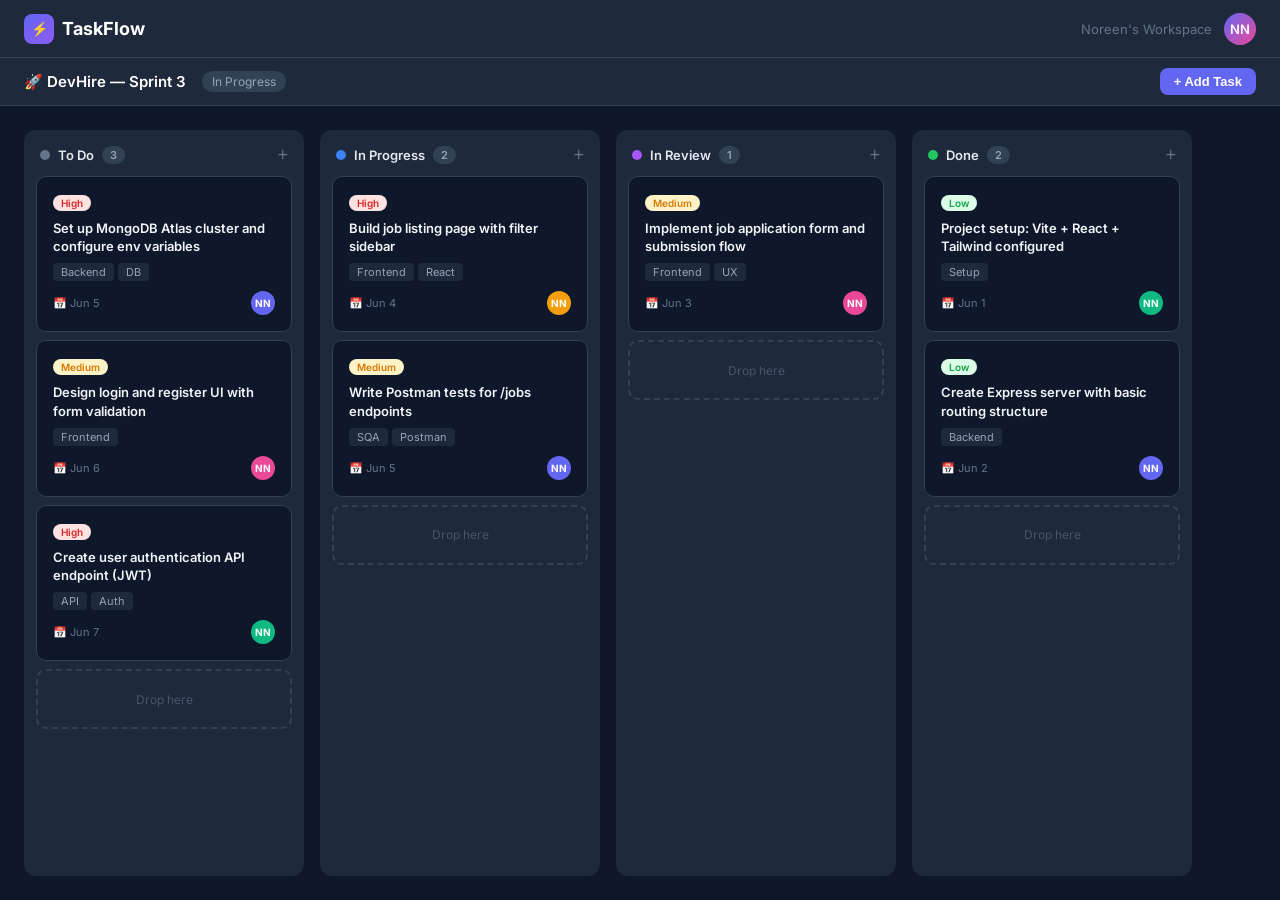
<file: webdev_projects/taskflow/index.html>
<!DOCTYPE html>
<html lang="en">
<head>
<meta charset="UTF-8">
<meta name="viewport" content="width=device-width, initial-scale=1.0">
<title>TaskFlow — Team Task Manager</title>
<link href="https://fonts.googleapis.com/css2?family=Inter:wght@300;400;500;600;700&display=swap" rel="stylesheet">
<style>
*,*::before,*::after{box-sizing:border-box;margin:0;padding:0}
body{font-family:'Inter',sans-serif;background:#0F172A;color:#E2E8F0;font-size:14px;min-height:100vh}
nav{background:#1E293B;border-bottom:1px solid #334155;padding:0 1.5rem;height:58px;display:flex;align-items:center;justify-content:space-between}
.nav-logo{font-weight:700;font-size:18px;color:#fff;display:flex;align-items:center;gap:8px}
.logo-icon{background:linear-gradient(135deg,#6366F1,#8B5CF6);width:30px;height:30px;border-radius:8px;display:flex;align-items:center;justify-content:center;font-size:14px}
.nav-right{display:flex;align-items:center;gap:12px}
.avatar{width:32px;height:32px;border-radius:50%;background:linear-gradient(135deg,#6366F1,#EC4899);display:flex;align-items:center;justify-content:center;font-size:13px;font-weight:600;color:#fff}
.project-bar{background:#1E293B;border-bottom:1px solid #334155;padding:0 1.5rem;height:48px;display:flex;align-items:center;gap:1rem}
.proj-name{font-weight:600;font-size:15px;color:#fff}
.proj-tag{background:#334155;color:#94A3B8;font-size:12px;padding:3px 10px;border-radius:20px}
.board{padding:1.5rem;display:flex;gap:1rem;overflow-x:auto;min-height:calc(100vh - 106px)}
.column{background:#1E293B;border-radius:12px;width:280px;flex-shrink:0;display:flex;flex-direction:column;max-height:calc(100vh - 130px)}
.col-header{padding:1rem 1rem 0.75rem;display:flex;align-items:center;justify-content:space-between}
.col-title{font-size:13px;font-weight:600;display:flex;align-items:center;gap:8px}
.col-dot{width:10px;height:10px;border-radius:50%}
.col-count{background:#334155;color:#94A3B8;font-size:11px;padding:2px 8px;border-radius:20px}
.add-card-btn{background:none;border:none;color:#64748B;cursor:pointer;font-size:18px;line-height:1}
.col-body{padding:0 0.75rem 0.75rem;display:flex;flex-direction:column;gap:8px;overflow-y:auto;flex:1}
.card{background:#0F172A;border:1px solid #334155;border-radius:10px;padding:1rem;cursor:grab;transition:all 0.2s;position:relative}
.card:hover{border-color:#6366F1;transform:translateY(-1px)}
.card.dragging{opacity:0.5;transform:rotate(2deg)}
.card-priority{font-size:10px;font-weight:600;padding:2px 8px;border-radius:20px;display:inline-block;margin-bottom:8px}
.p-high{background:#FEE2E2;color:#DC2626}
.p-med{background:#FEF3C7;color:#D97706}
.p-low{background:#DCFCE7;color:#16A34A}
.card-title{font-size:13px;font-weight:600;color:#F1F5F9;margin-bottom:8px;line-height:1.4}
.card-tags{display:flex;flex-wrap:wrap;gap:4px;margin-bottom:10px}
.card-tag{background:#1E293B;color:#94A3B8;font-size:11px;padding:2px 8px;border-radius:4px}
.card-footer{display:flex;align-items:center;justify-content:space-between}
.card-due{font-size:11px;color:#64748B;display:flex;align-items:center;gap:4px}
.card-assignee{width:24px;height:24px;border-radius:50%;display:flex;align-items:center;justify-content:center;font-size:10px;font-weight:700;color:#fff}
.drop-zone{border:2px dashed #334155;border-radius:10px;height:60px;display:flex;align-items:center;justify-content:center;color:#475569;font-size:12px;transition:all 0.2s}
.drop-zone.drag-over{border-color:#6366F1;background:#1E293B;color:#6366F1}
.modal-overlay{display:none;position:fixed;inset:0;background:rgba(0,0,0,0.7);z-index:200;align-items:center;justify-content:center}
.modal-overlay.open{display:flex}
.modal{background:#1E293B;border:1px solid #334155;border-radius:16px;padding:1.5rem;width:90%;max-width:420px}
.modal h3{font-size:16px;font-weight:600;color:#F1F5F9;margin-bottom:1.25rem}
.form-group{margin-bottom:1rem}
.form-group label{font-size:12px;font-weight:500;color:#94A3B8;display:block;margin-bottom:4px}
.form-group input,.form-group select,.form-group textarea{width:100%;background:#0F172A;border:1px solid #334155;border-radius:8px;padding:9px 12px;font-size:13px;color:#F1F5F9;outline:none;transition:border-color 0.2s;font-family:inherit}
.form-group input:focus,.form-group select:focus,.form-group textarea:focus{border-color:#6366F1}
.form-group select option{background:#1E293B}
.modal-btns{display:flex;gap:8px;margin-top:1.25rem}
.btn-cancel{flex:1;background:#334155;color:#94A3B8;border:none;padding:10px;border-radius:8px;font-size:13px;font-weight:500;cursor:pointer}
.btn-add{flex:2;background:#6366F1;color:#fff;border:none;padding:10px;border-radius:8px;font-size:13px;font-weight:600;cursor:pointer}
</style>
</head>
<body>

<nav>
  <div class="nav-logo"><div class="logo-icon">⚡</div> TaskFlow</div>
  <div class="nav-right">
    <span style="color:#64748B;font-size:13px">Noreen's Workspace</span>
    <div class="avatar">NN</div>
  </div>
</nav>

<div class="project-bar">
  <div class="proj-name">🚀 DevHire — Sprint 3</div>
  <div class="proj-tag">In Progress</div>
  <div style="margin-left:auto;display:flex;gap:8px">
    <button onclick="openAddModal()" style="background:#6366F1;color:#fff;border:none;padding:6px 14px;border-radius:8px;font-size:13px;font-weight:600;cursor:pointer">+ Add Task</button>
  </div>
</div>

<div class="board" id="board">
  <!-- columns rendered by JS -->
</div>

<div class="modal-overlay" id="modal">
  <div class="modal">
    <h3>Add New Task</h3>
    <div class="form-group"><label>Task Title</label><input type="text" id="taskTitle" placeholder="What needs to be done?"></div>
    <div class="form-group"><label>Column</label>
      <select id="taskCol">
        <option value="0">To Do</option>
        <option value="1">In Progress</option>
        <option value="2">Review</option>
        <option value="3">Done</option>
      </select>
    </div>
    <div class="form-group"><label>Priority</label>
      <select id="taskPriority">
        <option value="High">High</option>
        <option value="Medium" selected>Medium</option>
        <option value="Low">Low</option>
      </select>
    </div>
    <div class="form-group"><label>Tag</label><input type="text" id="taskTag" placeholder="e.g. Frontend, API, Bug..."></div>
    <div class="form-group"><label>Due Date</label><input type="date" id="taskDue"></div>
    <div class="modal-btns">
      <button class="btn-cancel" onclick="closeModal()">Cancel</button>
      <button class="btn-add" onclick="addTask()">Add Task ✓</button>
    </div>
  </div>
</div>

<script>
const colors=['#6366F1','#EC4899','#10B981','#F59E0B','#EF4444','#06B6D4'];
const columns=[
  {id:'todo',title:'To Do',dot:'#64748B',cards:[
    {id:1,title:'Set up MongoDB Atlas cluster and configure env variables',priority:'High',tags:['Backend','DB'],due:'Jun 5',color:'#6366F1'},
    {id:2,title:'Design login and register UI with form validation',priority:'Medium',tags:['Frontend'],due:'Jun 6',color:'#EC4899'},
    {id:3,title:'Create user authentication API endpoint (JWT)',priority:'High',tags:['API','Auth'],due:'Jun 7',color:'#10B981'},
  ]},
  {id:'inprogress',title:'In Progress',dot:'#3B82F6',cards:[
    {id:4,title:'Build job listing page with filter sidebar',priority:'High',tags:['Frontend','React'],due:'Jun 4',color:'#F59E0B'},
    {id:5,title:'Write Postman tests for /jobs endpoints',priority:'Medium',tags:['SQA','Postman'],due:'Jun 5',color:'#6366F1'},
  ]},
  {id:'review',title:'In Review',dot:'#A855F7',cards:[
    {id:6,title:'Implement job application form and submission flow',priority:'Medium',tags:['Frontend','UX'],due:'Jun 3',color:'#EC4899'},
  ]},
  {id:'done',title:'Done',dot:'#22C55E',cards:[
    {id:7,title:'Project setup: Vite + React + Tailwind configured',priority:'Low',tags:['Setup'],due:'Jun 1',color:'#10B981'},
    {id:8,title:'Create Express server with basic routing structure',priority:'Low',tags:['Backend'],due:'Jun 2',color:'#6366F1'},
  ]},
];

let dragCard=null,dragFrom=null;

function pClass(p){return p==='High'?'p-high':p==='Medium'?'p-med':'p-low';}

function render(){
  const board=document.getElementById('board');
  board.innerHTML=columns.map((col,ci)=>`
    <div class="column">
      <div class="col-header">
        <div class="col-title"><div class="col-dot" style="background:${col.dot}"></div>${col.title}<span class="col-count">${col.cards.length}</span></div>
        <button class="add-card-btn" onclick="openAddModalCol(${ci})">+</button>
      </div>
      <div class="col-body" id="col-${ci}" ondragover="dragOver(event,${ci})" ondrop="drop(event,${ci})">
        ${col.cards.map(c=>`
          <div class="card" draggable="true" id="card-${c.id}" ondragstart="dragStart(event,${c.id},${ci})" ondragend="dragEnd()">
            <div class="card-priority ${pClass(c.priority)}">${c.priority}</div>
            <div class="card-title">${c.title}</div>
            <div class="card-tags">${c.tags.map(t=>`<span class="card-tag">${t}</span>`).join('')}</div>
            <div class="card-footer">
              <div class="card-due">📅 ${c.due}</div>
              <div class="card-assignee" style="background:${c.color}">NN</div>
            </div>
          </div>`).join('')}
        <div class="drop-zone" id="dz-${ci}">Drop here</div>
      </div>
    </div>`).join('');
}

function dragStart(e,cardId,colIdx){dragCard=cardId;dragFrom=colIdx;e.dataTransfer.effectAllowed='move';}
function dragEnd(){dragCard=null;dragFrom=null;document.querySelectorAll('.drop-zone').forEach(d=>d.classList.remove('drag-over'));}
function dragOver(e,ci){e.preventDefault();document.getElementById('dz-'+ci).classList.add('drag-over');}
function drop(e,ci){
  e.preventDefault();
  if(dragCard===null||dragFrom===ci)return;
  const card=columns[dragFrom].cards.find(c=>c.id===dragCard);
  columns[dragFrom].cards=columns[dragFrom].cards.filter(c=>c.id!==dragCard);
  columns[ci].cards.push(card);
  render();
}

let addToCol=0;
function openAddModal(){addToCol=0;document.getElementById('modal').classList.add('open');}
function openAddModalCol(ci){addToCol=ci;document.getElementById('taskCol').value=ci;document.getElementById('modal').classList.add('open');}
function closeModal(){document.getElementById('modal').classList.remove('open');}
function addTask(){
  const title=document.getElementById('taskTitle').value.trim();
  if(!title)return;
  const ci=parseInt(document.getElementById('taskCol').value);
  const priority=document.getElementById('taskPriority').value;
  const tag=document.getElementById('taskTag').value||'Task';
  const due=document.getElementById('taskDue').value||'TBD';
  const newId=Date.now();
  columns[ci].cards.unshift({id:newId,title,priority,tags:[tag],due,color:colors[Math.floor(Math.random()*colors.length)]});
  closeModal();render();
  document.getElementById('taskTitle').value='';document.getElementById('taskTag').value='';
}

render();
</script>
</body>
</html>
</file>
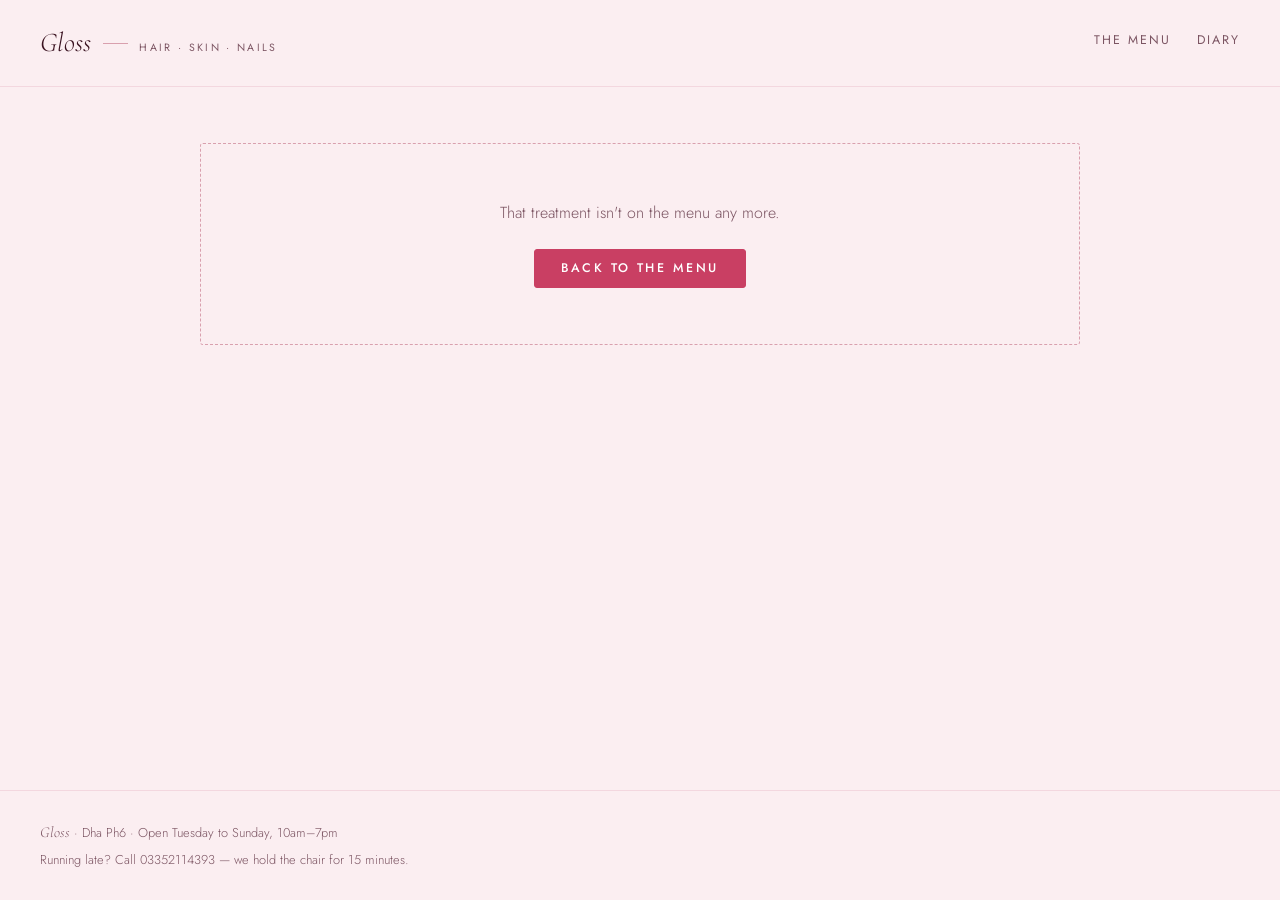
<file: gloss-salon-static/book.html>
﻿<!doctype html>
<html lang="en">
<head>
<meta charset="utf-8">
<meta name="viewport" content="width=device-width, initial-scale=1">
<title>Book &mdash; Gloss Salon</title>
<link rel="preconnect" href="https://fonts.googleapis.com">
<link rel="preconnect" href="https://fonts.gstatic.com" crossorigin>
<link href="https://fonts.googleapis.com/css2?family=Cormorant+Garamond:ital,wght@0,400;0,500;0,600;1,400&family=Jost:wght@300;400;500;600&display=swap" rel="stylesheet">
<link rel="stylesheet" href="static/style.css">
</head>
<body>
<header class="top">
  <a class="mark" href="index.html">
    <span class="mark__word">Gloss</span>
    <span class="mark__rule" aria-hidden="true"></span>
    <span class="mark__sub">Hair &middot; Skin &middot; Nails</span>
  </a>
  <nav class="top__nav">
    <a href="index.html">The menu</a>
    <a href="diary.html">Diary</a>
  </nav>
</header>

<main class="page">
  <div id="flash"></div>
  <div id="root"></div>
</main>

<footer class="foot">
  <p><em>Gloss</em> &middot; Dha Ph6 &middot; Open Tuesday to Sunday, 10am&ndash;7pm</p>
  <p>Running late? Call 03352114393 &mdash; we hold the chair for 15 minutes.</p>
</footer>

<script src="static/app.js"></script>
<script>
var root = document.getElementById("root");
var service = SERVICES[param("service")];

if (!service) {
  document.title = "Not found â€” Gloss Salon";
  root.innerHTML =
    '<div class="blank">' +
    "<p>That treatment isn't on the menu any more.</p>" +
    '<a class="cta cta--inline" href="index.html">Back to the menu</a>' +
    "</div>";
} else {
  document.title = service.name + " â€” Gloss Salon";

  var team = Object.keys(STYLISTS)
    .map(function (k) { return STYLISTS[k]; })
    .filter(function (s) { return s.does.indexOf(service.id) !== -1; });

  var days = salonDays().map(isoDate);
  var chosenDay = days[0];
  var chosenStylist = team[0].id;
  var chosenTime = "";
  var draft = { client: "", phone: "", notes: "" };

  function render(errors) {
    var stylist = STYLISTS[chosenStylist];
    var starts = openStarts(chosenStylist, chosenDay, service.minutes);

    root.innerHTML =
      '<a class="back" href="index.html">&larr; Back to the menu</a>' +

      '<section class="service-head"><div>' +
      '<p class="kicker">' + esc(service.group) + "</p>" +
      "<h1>" + esc(service.name) + "</h1>" +
      '<p class="service-head__blurb">' + esc(service.blurb) + "</p>" +
      '</div><div class="service-head__facts">' +
      '<p class="fact"><span>' + esc(pkr(service.price)) + "</span>price</p>" +
      '<p class="fact"><span>' + esc(asHours(service.minutes)) + "</span>in the chair</p>" +
      "</div></section>" +

      '<div class="picker"><div class="picker__group">' +
      '<p class="picker__label">Stylist</p><div class="chips">' +
      team.map(function (s) {
        return (
          '<button type="button" data-stylist="' + esc(s.id) + '" class="chip' +
          (s.id === chosenStylist ? " is-on" : "") + '">' +
          '<span class="chip__badge" aria-hidden="true">' + esc(s.initials) + "</span>" +
          '<span class="chip__name">' + esc(s.name) + "</span>" +
          '<span class="chip__title">' + esc(s.title) + "</span>" +
          "</button>"
        );
      }).join("") +
      "</div></div></div>" +

      '<div class="picker picker--days">' +
      '<p class="picker__label">Day</p><div class="days">' +
      days.map(function (iso) {
        var d = fromIso(iso);
        return (
          '<button type="button" data-day="' + esc(iso) + '" class="dayb' +
          (iso === chosenDay ? " is-on" : "") + '">' +
          '<span class="dayb__dow">' + d.toLocaleDateString("en-GB", { weekday: "short" }) + "</span>" +
          '<span class="dayb__num">' + String(d.getDate()).padStart(2, "0") + "</span>" +
          "</button>"
        );
      }).join("") +
      "</div></div>" +

      '<form class="checkout" id="checkout"><section>' +
      '<h2 class="course__title">' + esc(stylist.name) + "'s chair &mdash; " + esc(prettyDate(chosenDay)) + "</h2>" +
      '<p class="hint">Times that fit the full ' + esc(asHours(service.minutes)) + " are selectable.</p>" +
      '<div class="times">' +
      starts.map(function (s) {
        return (
          '<label class="time' + (s.open ? "" : " time--closed") + '">' +
          '<input type="radio" name="start_time" value="' + esc(s.time) + '"' +
          (s.open ? "" : " disabled") +
          (chosenTime === s.time && s.open ? " checked" : "") + ">" +
          "<span>" + esc(s.time) + "</span></label>"
        );
      }).join("") +
      "</div></section>" +

      '<section class="details"><h2 class="course__title">Your details</h2>' +
      '<div class="field"><label for="client">Name</label>' +
      '<input id="client" name="client" required autocomplete="name" value="' + esc(draft.client) + '"></div>' +
      '<div class="field"><label for="phone">Mobile number</label>' +
      '<input id="phone" name="phone" required inputmode="tel" autocomplete="tel" value="' + esc(draft.phone) + '"></div>' +
      '<div class="field"><label for="notes">Anything we should know <span class="opt">optional</span></label>' +
      '<textarea id="notes" name="notes" rows="3" placeholder="Allergies, the colour you had last time, a photo reference you\'ll bring.">' +
      esc(draft.notes) + "</textarea></div>" +
      '<button class="cta" type="submit">Book this chair</button>' +
      '<p class="hint">No deposit. Pay at the desk when you\'re done.</p>' +
      "</section></form>";

    renderFlash((errors || []).map(function (e) { return { msg: e, cat: "error" }; }));

    root.querySelectorAll("[data-stylist]").forEach(function (b) {
      b.addEventListener("click", function () {
        chosenStylist = b.getAttribute("data-stylist");
        chosenTime = "";
        keepDraft();
        render();
      });
    });
    root.querySelectorAll("[data-day]").forEach(function (b) {
      b.addEventListener("click", function () {
        chosenDay = b.getAttribute("data-day");
        chosenTime = "";
        keepDraft();
        render();
      });
    });
    root.querySelectorAll('input[name="start_time"]').forEach(function (r) {
      r.addEventListener("change", function () { chosenTime = r.value; });
    });

    document.getElementById("checkout").addEventListener("submit", submit);
  }

  function keepDraft() {
    var c = document.getElementById("client");
    if (!c) return;
    draft.client = c.value;
    draft.phone = document.getElementById("phone").value;
    draft.notes = document.getElementById("notes").value;
  }

  function submit(ev) {
    ev.preventDefault();
    keepDraft();
    var picked = root.querySelector('input[name="start_time"]:checked');
    var start = picked ? picked.value : "";
    var client = draft.client.trim();
    var phone = draft.phone.trim();

    var errors = [];
    if (!client) errors.push("Tell us who the appointment is for.");
    var digits = phone.replace(/[+\s]/g, "");
    if (digits.length < 10 || !/^\d+$/.test(digits))
      errors.push("Add a 10-digit mobile number for the reminder text.");
    if (!start) {
      errors.push("Choose a start time.");
    } else {
      var avail = openStarts(chosenStylist, chosenDay, service.minutes).filter(function (s) {
        return s.time === start && s.open;
      });
      if (!avail.length)
        errors.push(start + " no longer fits a " + asHours(service.minutes) + " appointment. Pick another time.");
    }

    if (errors.length) {
      chosenTime = start;
      render(errors);
      window.scrollTo(0, 0);
      return;
    }

    var list = loadBookings();
    var ref = makeRef();
    list.push({
      id: Date.now(),
      ref: ref,
      service_id: service.id,
      stylist_id: chosenStylist,
      slot_date: chosenDay,
      start_time: start,
      end_time: endTime(start, service.minutes),
      minutes: service.minutes,
      price: service.price,
      client: client,
      phone: phone,
      notes: draft.notes.trim(),
      created_at: new Date().toISOString().slice(0, 19),
    });

    if (!saveBookings(list)) {
      render(["Couldn't save the booking â€” your browser is blocking storage."]);
      return;
    }
    window.location.href = "booked.html?ref=" + encodeURIComponent(ref);
  }

  render();
}
</script>
</body>
</html>
</file>
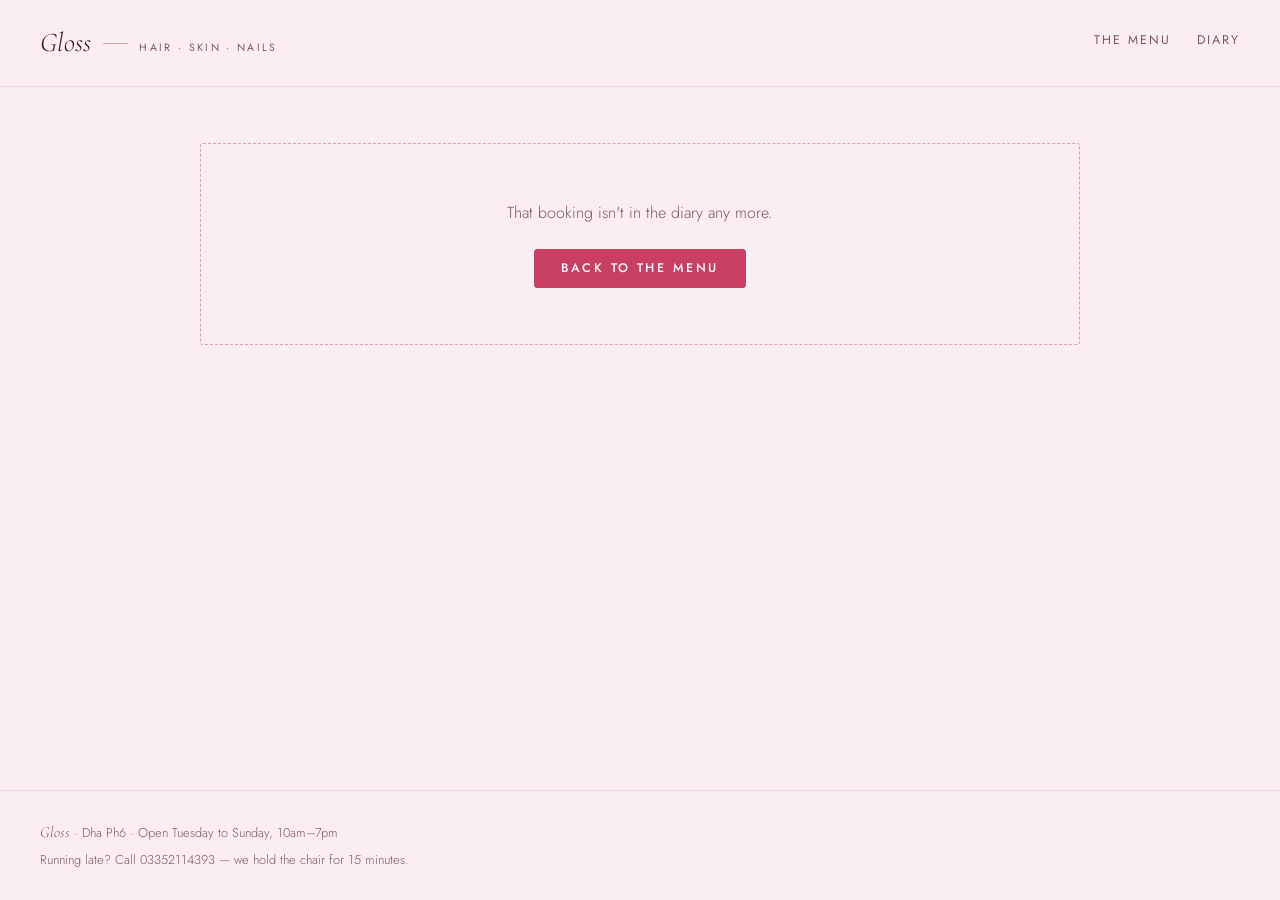
<file: gloss-salon-static/booked.html>
﻿<!doctype html>
<html lang="en">
<head>
<meta charset="utf-8">
<meta name="viewport" content="width=device-width, initial-scale=1">
<title>You're booked &mdash; Gloss Salon</title>
<link rel="preconnect" href="https://fonts.googleapis.com">
<link rel="preconnect" href="https://fonts.gstatic.com" crossorigin>
<link href="https://fonts.googleapis.com/css2?family=Cormorant+Garamond:ital,wght@0,400;0,500;0,600;1,400&family=Jost:wght@300;400;500;600&display=swap" rel="stylesheet">
<link rel="stylesheet" href="static/style.css">
</head>
<body>
<header class="top">
  <a class="mark" href="index.html">
    <span class="mark__word">Gloss</span>
    <span class="mark__rule" aria-hidden="true"></span>
    <span class="mark__sub">Hair &middot; Skin &middot; Nails</span>
  </a>
  <nav class="top__nav">
    <a href="index.html">The menu</a>
    <a href="diary.html">Diary</a>
  </nav>
</header>

<main class="page">
  <div id="flash"></div>
  <div id="root"></div>
</main>

<footer class="foot">
  <p><em>Gloss</em> &middot; Dha Ph6 &middot; Open Tuesday to Sunday, 10am&ndash;7pm</p>
  <p>Running late? Call 03352114393 &mdash; we hold the chair for 15 minutes.</p>
</footer>

<script src="static/app.js"></script>
<script>
var root = document.getElementById("root");
var ref = param("ref");
var b = loadBookings().filter(function (x) { return x.ref === ref; })[0];

if (!b) {
  document.title = "Not found â€” Gloss Salon";
  root.innerHTML =
    '<div class="blank">' +
    "<p>That booking isn't in the diary any more.</p>" +
    '<a class="cta cta--inline" href="index.html">Back to the menu</a>' +
    "</div>";
} else {
  var service = SERVICES[b.service_id];
  var stylist = STYLISTS[b.stylist_id];
  root.innerHTML =
    '<section class="card-conf">' +
    '<p class="kicker">Booked &middot; ' + esc(b.ref) + "</p>" +
    "<h1>See you " + esc(prettyDate(b.slot_date)) + " at " + esc(b.start_time) + ".</h1>" +
    '<dl class="conf-grid">' +
    "<div><dt>Treatment</dt><dd>" + esc(service ? service.name : b.service_id) + "</dd></div>" +
    "<div><dt>Stylist</dt><dd>" +
      esc(stylist ? stylist.name + ", " + stylist.title.toLowerCase() : b.stylist_id) +
    "</dd></div>" +
    "<div><dt>Time</dt><dd>" + esc(b.start_time) + "&ndash;" + esc(b.end_time) +
      " (" + esc(asHours(b.minutes)) + ")</dd></div>" +
    "<div><dt>Price</dt><dd>" + esc(pkr(b.price)) + "</dd></div>" +
    "<div><dt>Name</dt><dd>" + esc(b.client) + "</dd></div>" +
    "<div><dt>Mobile</dt><dd>" + esc(b.phone) + "</dd></div>" +
    "</dl>" +
    (b.notes ? '<p class="conf-notes"><span>You told us</span>' + esc(b.notes) + "</p>" : "") +
    '<div class="conf-actions">' +
    '<a class="cta cta--inline" href="diary.html">See the diary</a>' +
    '<a class="ghost" href="index.html">Book something else</a>' +
    "</div></section>";
}
</script>
</body>
</html>
</file>
<file: budgetbuddy/style.css>
*,*::before,*::after{box-sizing:border-box;margin:0;padding:0}
body{font-family:'Inter',sans-serif;background:#0D1117;color:#E6EDF3;font-size:14px;min-height:100vh}
nav{background:#161B22;border-bottom:1px solid #30363D;padding:0 1.5rem;height:58px;display:flex;align-items:center;justify-content:space-between}
.logo{font-weight:800;font-size:18px;color:#fff;display:flex;align-items:center;gap:8px}
.logo-icon{background:linear-gradient(135deg,#2EA043,#3FB950);width:32px;height:32px;border-radius:8px;display:flex;align-items:center;justify-content:center;font-size:16px}
.user-pill{display:flex;align-items:center;gap:8px;background:#21262D;border:1px solid #30363D;border-radius:20px;padding:5px 14px 5px 5px}
.avatar{width:28px;height:28px;border-radius:50%;background:linear-gradient(135deg,#2EA043,#1F6FEB);display:flex;align-items:center;justify-content:center;font-size:12px;font-weight:700}
.page{max-width:1100px;margin:0 auto;padding:1.5rem}
.summary-grid{display:grid;grid-template-columns:repeat(4,1fr);gap:1rem;margin-bottom:1.5rem}
.summary-card{background:#161B22;border:1px solid #30363D;border-radius:12px;padding:1.25rem}
.sc-label{font-size:11px;color:#8B949E;text-transform:uppercase;letter-spacing:0.08em;margin-bottom:6px;display:flex;align-items:center;gap:6px}
.sc-val{font-size:26px;font-weight:700;color:#E6EDF3}
.sc-val.green{color:#3FB950}
.sc-val.red{color:#F85149}
.sc-val.blue{color:#58A6FF}
.sc-change{font-size:12px;color:#8B949E;margin-top:4px}
.main-grid{display:grid;grid-template-columns:1.4fr 1fr;gap:1rem}
.panel{background:#161B22;border:1px solid #30363D;border-radius:12px;overflow:hidden}
.panel-header{padding:1rem 1.25rem;border-bottom:1px solid #30363D;display:flex;align-items:center;justify-content:space-between}
.panel-title{font-size:14px;font-weight:600;color:#E6EDF3}
.add-btn{background:#2EA043;color:#fff;border:none;padding:6px 14px;border-radius:8px;font-size:12px;font-weight:600;cursor:pointer;transition:background 0.2s}
.add-btn:hover{background:#3FB950}
.tx-list{max-height:340px;overflow-y:auto}
.tx-item{display:flex;align-items:center;gap:12px;padding:0.875rem 1.25rem;border-bottom:1px solid #21262D;transition:background 0.15s}
.tx-item:last-child{border-bottom:none}
.tx-item:hover{background:#1C2128}
.tx-icon{width:38px;height:38px;border-radius:10px;display:flex;align-items:center;justify-content:center;font-size:18px;flex-shrink:0}
.tx-info{flex:1}
.tx-name{font-size:13px;font-weight:600;color:#E6EDF3}
.tx-cat{font-size:11px;color:#8B949E;margin-top:2px}
.tx-amt{font-size:14px;font-weight:700}
.tx-amt.inc{color:#3FB950}
.tx-amt.exp{color:#F85149}
.tx-date{font-size:11px;color:#8B949E;text-align:right;margin-top:2px}
.budget-list{padding:1rem 1.25rem}
.budget-item{margin-bottom:1.25rem}
.budget-item:last-child{margin-bottom:0}
.budget-row{display:flex;justify-content:space-between;align-items:center;margin-bottom:6px}
.budget-name{font-size:13px;font-weight:500;color:#E6EDF3;display:flex;align-items:center;gap:6px}
.budget-vals{font-size:12px;color:#8B949E}
.progress-bar{height:7px;background:#21262D;border-radius:20px;overflow:hidden}
.progress-fill{height:100%;border-radius:20px;transition:width 0.5s}
.modal-overlay{display:none;position:fixed;inset:0;background:rgba(0,0,0,0.7);z-index:200;align-items:center;justify-content:center}
.modal-overlay.open{display:flex}
.modal{background:#161B22;border:1px solid #30363D;border-radius:16px;padding:1.5rem;width:90%;max-width:400px}
.modal h3{font-size:16px;font-weight:700;color:#E6EDF3;margin-bottom:1.25rem}
.form-group{margin-bottom:1rem}
.form-group label{font-size:12px;font-weight:500;color:#8B949E;display:block;margin-bottom:4px}
.form-group input,.form-group select{width:100%;background:#0D1117;border:1px solid #30363D;border-radius:8px;padding:9px 12px;font-size:13px;color:#E6EDF3;outline:none;transition:border-color 0.2s;font-family:inherit}
.form-group input:focus,.form-group select:focus{border-color:#2EA043}
.form-group select option{background:#161B22}
.type-toggle{display:flex;gap:8px;margin-bottom:1rem}
.type-btn{flex:1;padding:9px;border-radius:8px;border:1.5px solid #30363D;background:transparent;font-size:13px;font-weight:600;cursor:pointer;color:#8B949E;transition:all 0.2s}
.type-btn.active-inc{background:#0F2D12;border-color:#2EA043;color:#3FB950}
.type-btn.active-exp{background:#2D0F0F;border-color:#F85149;color:#F85149}
.modal-btns{display:flex;gap:8px;margin-top:1.25rem}
.btn-cancel{flex:1;background:#21262D;color:#8B949E;border:none;padding:10px;border-radius:8px;font-size:13px;cursor:pointer}
.btn-save{flex:2;background:#2EA043;color:#fff;border:none;padding:10px;border-radius:8px;font-size:13px;font-weight:700;cursor:pointer}
.chart-wrap{padding:1.25rem}
.bar-chart{display:flex;align-items:flex-end;gap:8px;height:140px;margin-bottom:8px}
.bar-col{flex:1;display:flex;flex-direction:column;align-items:center;gap:4px}
.bar{width:100%;border-radius:4px 4px 0 0;transition:height 0.4s;cursor:pointer;min-height:4px}
.bar-label{font-size:10px;color:#8B949E}
.bar-val{font-size:10px;color:#E6EDF3;font-weight:600}
@media(max-width:768px){.summary-grid{grid-template-columns:repeat(2,1fr)}.main-grid{grid-template-columns:1fr}}
</file>
<file: devhire/style.css>
*,*::before,*::after{box-sizing:border-box;margin:0;padding:0}
body{font-family:'Inter',sans-serif;background:#F8FAFC;color:#1E293B;font-size:15px}
nav{background:#fff;border-bottom:1px solid #E2E8F0;padding:0 2rem;height:64px;display:flex;align-items:center;justify-content:space-between;position:sticky;top:0;z-index:100}
.nav-logo{font-weight:700;font-size:20px;color:#2563EB;display:flex;align-items:center;gap:8px}
.nav-logo span{background:#2563EB;color:#fff;width:32px;height:32px;border-radius:8px;display:flex;align-items:center;justify-content:center;font-size:16px}
.nav-links{display:flex;gap:1.5rem;align-items:center}
.nav-links a{text-decoration:none;color:#64748B;font-size:14px;font-weight:500}
.nav-btn{background:#2563EB;color:#fff!important;padding:8px 20px;border-radius:8px;font-size:14px;font-weight:500}
.hero{background:linear-gradient(135deg,#EFF6FF 0%,#DBEAFE 100%);padding:4rem 2rem;text-align:center}
.hero h1{font-size:42px;font-weight:700;color:#1E3A8A;margin-bottom:1rem;line-height:1.2}
.hero h1 span{color:#2563EB}
.hero p{color:#475569;font-size:17px;margin-bottom:2rem}
.search-bar{background:#fff;border-radius:12px;padding:8px 8px 8px 20px;display:inline-flex;gap:8px;align-items:center;box-shadow:0 4px 20px rgba(37,99,235,0.15);width:100%;max-width:560px}
.search-bar input{flex:1;border:none;outline:none;font-size:15px;color:#1E293B;background:transparent}
.search-bar button{background:#2563EB;color:#fff;border:none;padding:10px 24px;border-radius:8px;font-size:14px;font-weight:600;cursor:pointer}
.stats-bar{display:flex;justify-content:center;gap:3rem;padding:1.5rem 2rem;background:#fff;border-bottom:1px solid #E2E8F0}
.stat{text-align:center}
.stat-n{font-size:22px;font-weight:700;color:#2563EB}
.stat-l{font-size:12px;color:#64748B;margin-top:2px}
.main{max-width:1100px;margin:0 auto;padding:2rem;display:grid;grid-template-columns:260px 1fr;gap:2rem}
.filters{background:#fff;border:1px solid #E2E8F0;border-radius:12px;padding:1.5rem;height:fit-content}
.filter-title{font-size:13px;font-weight:600;color:#94A3B8;text-transform:uppercase;letter-spacing:0.08em;margin-bottom:1rem}
.filter-group{margin-bottom:1.5rem}
.filter-group-label{font-size:14px;font-weight:600;color:#1E293B;margin-bottom:0.75rem}
.filter-item{display:flex;align-items:center;gap:8px;margin-bottom:8px;cursor:pointer}
.filter-item input{accent-color:#2563EB;width:16px;height:16px}
.filter-item label{font-size:14px;color:#475569;cursor:pointer}
.jobs-header{display:flex;justify-content:space-between;align-items:center;margin-bottom:1.25rem}
.jobs-count{font-size:14px;color:#64748B}<br>.sort-select{border:1px solid #E2E8F0;border-radius:8px;padding:6px 12px;font-size:13px;color:#475569;cursor:pointer;outline:none}
.job-card{background:#fff;border:1px solid #E2E8F0;border-radius:12px;padding:1.5rem;margin-bottom:1rem;cursor:pointer;transition:all 0.2s;position:relative}
.job-card:hover{border-color:#93C5FD;box-shadow:0 4px 16px rgba(37,99,235,0.1)}
.job-card.featured{border-color:#BFDBFE;background:#EFF6FF}
.featured-badge{position:absolute;top:12px;right:12px;background:#2563EB;color:#fff;font-size:11px;font-weight:600;padding:3px 10px;border-radius:20px}
.company-row{display:flex;align-items:center;gap:12px;margin-bottom:12px}
.company-logo{width:44px;height:44px;border-radius:10px;display:flex;align-items:center;justify-content:center;font-weight:700;font-size:16px;color:#fff;flex-shrink:0}
.company-name{font-size:13px;color:#64748B}
.job-title{font-size:17px;font-weight:600;color:#1E293B;margin-bottom:8px}
.job-meta{display:flex;flex-wrap:wrap;gap:8px;margin-bottom:12px}
.job-tag{background:#F1F5F9;color:#475569;font-size:12px;padding:4px 10px;border-radius:20px}
.job-tag.green{background:#DCFCE7;color:#166534}
.job-tag.blue{background:#DBEAFE;color:#1D4ED8}
.job-tag.orange{background:#FEF3C7;color:#92400E}
.job-footer{display:flex;justify-content:space-between;align-items:center}
.job-salary{font-size:15px;font-weight:600;color:#16A34A}
.job-time{font-size:12px;color:#94A3B8}
.apply-btn{background:#2563EB;color:#fff;border:none;padding:8px 20px;border-radius:8px;font-size:13px;font-weight:600;cursor:pointer;transition:background 0.2s}
.apply-btn:hover{background:#1D4ED8}
.modal-overlay{display:none;position:fixed;inset:0;background:rgba(0,0,0,0.5);z-index:200;align-items:center;justify-content:center}
.modal-overlay.open{display:flex}
.modal{background:#fff;border-radius:16px;padding:2rem;max-width:480px;width:90%;max-height:80vh;overflow-y:auto}
.modal h2{font-size:20px;font-weight:700;color:#1E293B;margin-bottom:4px}
.modal-company{font-size:14px;color:#2563EB;margin-bottom:1.5rem}
.form-group{margin-bottom:1rem}
.form-group label{font-size:13px;font-weight:500;color:#374151;display:block;margin-bottom:4px}
.form-group input,.form-group textarea{width:100%;border:1px solid #E2E8F0;border-radius:8px;padding:10px 12px;font-size:14px;outline:none;transition:border-color 0.2s;font-family:inherit}
.form-group input:focus,.form-group textarea:focus{border-color:#2563EB}
.form-group textarea{resize:vertical;min-height:80px}
.modal-btns{display:flex;gap:10px;margin-top:1.5rem}
.btn-cancel{flex:1;background:#F1F5F9;color:#475569;border:none;padding:11px;border-radius:8px;font-size:14px;font-weight:500;cursor:pointer}
.btn-submit{flex:2;background:#2563EB;color:#fff;border:none;padding:11px;border-radius:8px;font-size:14px;font-weight:600;cursor:pointer}
.success-msg{display:none;text-align:center;padding:1rem}
.success-msg h3{color:#16A34A;font-size:18px;margin-bottom:8px}
.success-msg p{color:#475569;font-size:14px}
@media(max-width:768px){.main{grid-template-columns:1fr}.filters{display:none}.hero h1{font-size:28px}.stats-bar{gap:1.5rem}}
</file>
<file: gloss-salon-static/static/style.css>
/* Gloss — blush paper, rose ink, salon price-list typography.
   Palette: blush #FBEEF1 / paper #FFFFFF / ink #3A1220 / rose #C93F63 / dusty #D9A0AE / gold #A8823C */

:root {
  --blush: #FBEEF1;
  --paper: #FFFFFF;
  --ink: #3A1220;
  --ink-soft: #7C5563;
  --rose: #C93F63;
  --rose-soft: #F3D7DF;
  --dusty: #D9A0AE;
  --gold: #A8823C;
  --pad: clamp(1.1rem, 4vw, 2.5rem);
}

* { box-sizing: border-box; }

html { -webkit-text-size-adjust: 100%; }

body {
  margin: 0;
  background: var(--blush);
  color: var(--ink);
  font: 300 16px/1.65 "Jost", system-ui, sans-serif;
  min-height: 100vh;
  display: flex;
  flex-direction: column;
}

a { color: inherit; }

h1, h2, h3 { margin: 0; font-family: "Cormorant Garamond", Georgia, serif; font-weight: 500; }

:focus-visible { outline: 2px solid var(--rose); outline-offset: 3px; }

.kicker {
  margin: 0 0 0.8rem;
  font: 500 0.7rem/1 "Jost", sans-serif;
  text-transform: uppercase;
  letter-spacing: 0.24em;
  color: var(--rose);
}

/* ---------- header ---------- */

.top {
  display: flex;
  flex-wrap: wrap;
  gap: 0.8rem 2rem;
  align-items: center;
  justify-content: space-between;
  padding: 1.3rem var(--pad);
  border-bottom: 1px solid var(--rose-soft);
  background: var(--blush);
}

.mark { text-decoration: none; display: flex; align-items: baseline; gap: 0.7rem; }

.mark__word {
  font-family: "Cormorant Garamond", serif;
  font-size: 1.7rem;
  font-style: italic;
  letter-spacing: 0.01em;
}

.mark__rule { width: 1.6rem; height: 1px; background: var(--dusty); align-self: center; }

.mark__sub {
  font: 400 0.66rem/1 "Jost", sans-serif;
  text-transform: uppercase;
  letter-spacing: 0.22em;
  color: var(--ink-soft);
}

.top__nav { display: flex; gap: 1.6rem; }

.top__nav a {
  font: 400 0.78rem/1 "Jost", sans-serif;
  text-transform: uppercase;
  letter-spacing: 0.16em;
  text-decoration: none;
  color: var(--ink-soft);
  padding-bottom: 4px;
  border-bottom: 1px solid transparent;
}

.top__nav a:hover { color: var(--rose); border-bottom-color: var(--rose); }

/* ---------- page ---------- */

.page {
  flex: 1;
  width: min(960px, 100%);
  margin: 0 auto;
  padding: clamp(2rem, 5vw, 3.5rem) var(--pad) 4rem;
}

.back {
  display: inline-block;
  margin-bottom: 1.8rem;
  font: 400 0.76rem/1 "Jost", sans-serif;
  text-transform: uppercase;
  letter-spacing: 0.16em;
  color: var(--ink-soft);
  text-decoration: none;
}

.back:hover { color: var(--rose); }

.opener { max-width: 34rem; margin-bottom: 3.5rem; }

.opener h1 {
  font-size: clamp(2.4rem, 7vw, 4rem);
  line-height: 1.04;
  letter-spacing: -0.01em;
}

.opener__lede { margin: 1.2rem 0 0; color: var(--ink-soft); font-size: 1.02rem; }

.page-title { font-size: clamp(2.2rem, 6vw, 3rem); margin-bottom: 1.8rem; font-style: italic; }

.course__title {
  font-size: 1.5rem;
  font-style: italic;
  margin: 0 0 1.2rem;
  padding-bottom: 0.5rem;
  border-bottom: 1px solid var(--rose-soft);
}

/* ---------- signature: the price list ---------- */

.menu { display: grid; gap: 3rem; }

.pricelist { list-style: none; margin: 0; padding: 0; display: grid; gap: 1.6rem; }

.entry__link {
  display: flex;
  align-items: baseline;
  gap: 0.6rem;
  text-decoration: none;
  padding: 0.15rem 0;
}

.entry__name {
  font-family: "Cormorant Garamond", serif;
  font-size: 1.4rem;
  font-weight: 500;
  transition: color 0.18s ease;
}

.entry__dots {
  flex: 1;
  height: 1px;
  min-width: 1.5rem;
  align-self: flex-end;
  margin-bottom: 0.42rem;
  background-image: radial-gradient(circle, var(--dusty) 1px, transparent 1.2px);
  background-size: 6px 2px;
  background-repeat: repeat-x;
}

.entry__price {
  font-family: "Cormorant Garamond", serif;
  font-size: 1.4rem;
  font-weight: 600;
  color: var(--rose);
  white-space: nowrap;
}

.entry__link:hover .entry__name { color: var(--rose); }
.entry__link:hover .entry__dots { background-image: radial-gradient(circle, var(--rose) 1px, transparent 1.2px); }

.entry__blurb { margin: 0.2rem 0 0; max-width: 40rem; color: var(--ink-soft); font-size: 0.93rem; }

.entry__time {
  margin: 0.35rem 0 0;
  font: 400 0.68rem/1 "Jost", sans-serif;
  text-transform: uppercase;
  letter-spacing: 0.18em;
  color: var(--gold);
}

/* ---------- team ---------- */

.team { margin-top: 4rem; }

.team__list {
  list-style: none;
  margin: 0;
  padding: 0;
  display: grid;
  grid-template-columns: repeat(auto-fit, minmax(16rem, 1fr));
  gap: 1.6rem;
}

.person { display: flex; gap: 1rem; align-items: flex-start; }

.person__badge {
  flex: 0 0 auto;
  width: 2.6rem;
  height: 2.6rem;
  display: grid;
  place-items: center;
  border-radius: 50%;
  border: 1px solid var(--dusty);
  background: var(--paper);
  font-family: "Cormorant Garamond", serif;
  font-size: 1.2rem;
  font-style: italic;
  color: var(--rose);
}

.person__name { font-size: 1.2rem; }

.person__title {
  margin: 0.15rem 0 0.4rem;
  font: 400 0.66rem/1 "Jost", sans-serif;
  text-transform: uppercase;
  letter-spacing: 0.18em;
  color: var(--gold);
}

.person__bio { margin: 0; font-size: 0.9rem; color: var(--ink-soft); }

/* ---------- service head ---------- */

.service-head {
  display: flex;
  flex-wrap: wrap;
  gap: 1.5rem 3rem;
  justify-content: space-between;
  align-items: flex-start;
  padding-bottom: 1.8rem;
  border-bottom: 1px solid var(--rose-soft);
}

.service-head h1 { font-size: clamp(2rem, 5.5vw, 2.9rem); line-height: 1.08; }
.service-head__blurb { margin: 0.7rem 0 0; max-width: 30rem; color: var(--ink-soft); }

.service-head__facts { display: flex; gap: 2rem; }

.fact {
  margin: 0;
  font: 400 0.66rem/1.6 "Jost", sans-serif;
  text-transform: uppercase;
  letter-spacing: 0.18em;
  color: var(--ink-soft);
}

.fact span {
  display: block;
  font-family: "Cormorant Garamond", serif;
  font-size: 1.9rem;
  font-weight: 600;
  letter-spacing: 0;
  text-transform: none;
  color: var(--rose);
}

/* ---------- pickers ---------- */

.picker { margin: 2.2rem 0 0; }
.picker--days { margin-top: 1.8rem; }

.picker__label {
  margin: 0 0 0.7rem;
  font: 400 0.68rem/1 "Jost", sans-serif;
  text-transform: uppercase;
  letter-spacing: 0.2em;
  color: var(--ink-soft);
}

.chips { display: flex; flex-wrap: wrap; gap: 0.6rem; }

.chip {
  display: flex;
  align-items: center;
  gap: 0.6rem;
  padding: 0.55rem 1rem 0.55rem 0.55rem;
  background: var(--paper);
  border: 1px solid var(--rose-soft);
  border-radius: 999px;
  cursor: pointer;
  font-family: "Jost", sans-serif;
  text-align: left;
  transition: border-color 0.18s ease, background 0.18s ease;
}

.chip:hover { border-color: var(--dusty); }

.chip.is-on { border-color: var(--rose); background: #FDF6F8; box-shadow: 0 0 0 1px var(--rose) inset; }

.chip__badge {
  width: 2rem;
  height: 2rem;
  display: grid;
  place-items: center;
  border-radius: 50%;
  background: var(--rose-soft);
  font-family: "Cormorant Garamond", serif;
  font-style: italic;
  color: var(--ink);
}

.chip.is-on .chip__badge { background: var(--rose); color: #fff; }

.chip__name { font-size: 0.95rem; font-weight: 400; }

.chip__title {
  font-size: 0.62rem;
  text-transform: uppercase;
  letter-spacing: 0.14em;
  color: var(--ink-soft);
  margin-left: 0.2rem;
}

.days { display: flex; flex-wrap: wrap; gap: 0.5rem; }

.dayb {
  display: grid;
  gap: 0.1rem;
  justify-items: center;
  min-width: 3.5rem;
  padding: 0.5rem 0.6rem;
  background: var(--paper);
  border: 1px solid var(--rose-soft);
  border-radius: 3px;
  cursor: pointer;
  font-family: "Jost", sans-serif;
  color: var(--ink-soft);
  transition: border-color 0.18s ease, color 0.18s ease;
}

.dayb:hover { border-color: var(--dusty); color: var(--ink); }
.dayb.is-on { border-color: var(--rose); color: var(--rose); box-shadow: 0 0 0 1px var(--rose) inset; }

.dayb__dow { font-size: 0.62rem; text-transform: uppercase; letter-spacing: 0.14em; }

.dayb__num {
  font-family: "Cormorant Garamond", serif;
  font-size: 1.3rem;
  font-weight: 600;
  line-height: 1.1;
  color: inherit;
}

/* ---------- checkout ---------- */

.checkout {
  display: grid;
  grid-template-columns: 1.15fr 1fr;
  gap: clamp(1.8rem, 4vw, 3rem);
  align-items: start;
  margin-top: 2.8rem;
}

@media (max-width: 820px) {
  .checkout { grid-template-columns: 1fr; }
}

.hint { margin: 0 0 1rem; font-size: 0.82rem; color: var(--ink-soft); }

.times { display: grid; grid-template-columns: repeat(auto-fill, minmax(5rem, 1fr)); gap: 0.45rem; }

.time {
  position: relative;
  display: grid;
  place-items: center;
  padding: 0.65rem 0.4rem;
  background: var(--paper);
  border: 1px solid var(--rose-soft);
  border-radius: 3px;
  cursor: pointer;
  font-size: 0.95rem;
  transition: border-color 0.16s ease, background 0.16s ease, color 0.16s ease;
}

.time input { position: absolute; opacity: 0; pointer-events: none; }

.time:hover:not(.time--closed) { border-color: var(--dusty); }

.time:has(input:checked) { background: var(--rose); border-color: var(--rose); color: #fff; }
.time:has(input:focus-visible) { outline: 2px solid var(--rose); outline-offset: 2px; }

.time--closed {
  cursor: not-allowed;
  background: transparent;
  border-style: dashed;
  color: var(--dusty);
  text-decoration: line-through;
}

.details {
  background: var(--paper);
  border: 1px solid var(--rose-soft);
  border-radius: 3px;
  padding: 1.5rem;
}

.details .course__title { margin-top: 0; }

.field { margin-bottom: 1.1rem; }

.field label {
  display: block;
  margin-bottom: 0.4rem;
  font: 400 0.68rem/1 "Jost", sans-serif;
  text-transform: uppercase;
  letter-spacing: 0.16em;
  color: var(--ink-soft);
}

.field .opt { letter-spacing: 0.05em; text-transform: none; opacity: 0.75; }

.field input, .field textarea {
  width: 100%;
  padding: 0.65rem 0.75rem;
  background: var(--blush);
  border: 1px solid var(--rose-soft);
  border-radius: 3px;
  color: var(--ink);
  font: 300 0.98rem/1.5 "Jost", sans-serif;
}

.field textarea { resize: vertical; }
.field input:focus, .field textarea:focus { border-color: var(--rose); outline: none; background: var(--paper); }
.field input::placeholder, .field textarea::placeholder { color: var(--dusty); }

.cta {
  display: block;
  width: 100%;
  padding: 0.9rem;
  background: var(--rose);
  border: 1px solid var(--rose);
  border-radius: 3px;
  color: #fff;
  font: 500 0.78rem/1 "Jost", sans-serif;
  text-transform: uppercase;
  letter-spacing: 0.2em;
  text-align: center;
  text-decoration: none;
  cursor: pointer;
  transition: background 0.18s ease;
}

.cta:hover { background: #A82F4F; }

.cta--inline { display: inline-block; width: auto; padding: 0.75rem 1.6rem; }

.ghost {
  display: inline-block;
  padding: 0.75rem 1.6rem;
  border: 1px solid var(--dusty);
  border-radius: 3px;
  font: 400 0.78rem/1 "Jost", sans-serif;
  text-transform: uppercase;
  letter-spacing: 0.16em;
  text-decoration: none;
  color: var(--ink-soft);
}

.ghost:hover { border-color: var(--rose); color: var(--rose); }

/* ---------- notes ---------- */

.notes { list-style: none; margin: 0 0 1.8rem; padding: 0; display: grid; gap: 0.4rem; }

.note {
  padding: 0.7rem 1rem;
  border-left: 2px solid var(--rose);
  background: var(--paper);
  font-size: 0.9rem;
}

.note--ok { border-left-color: var(--gold); }

/* ---------- confirmation ---------- */

.card-conf {
  max-width: 36rem;
  margin: 1rem auto;
  padding: 2.2rem;
  background: var(--paper);
  border: 1px solid var(--rose-soft);
  border-radius: 3px;
}

.card-conf h1 { font-size: clamp(1.8rem, 5vw, 2.6rem); line-height: 1.1; font-style: italic; }

.conf-grid {
  display: grid;
  grid-template-columns: repeat(auto-fit, minmax(11rem, 1fr));
  gap: 1.1rem 1.8rem;
  margin: 2rem 0 0;
  padding-top: 1.6rem;
  border-top: 1px solid var(--rose-soft);
}

.conf-grid dt {
  font: 400 0.64rem/1 "Jost", sans-serif;
  text-transform: uppercase;
  letter-spacing: 0.18em;
  color: var(--ink-soft);
}

.conf-grid dd { margin: 0.35rem 0 0; font-size: 1rem; }

.conf-notes {
  margin: 1.6rem 0 0;
  padding-top: 1.2rem;
  border-top: 1px solid var(--rose-soft);
  font-size: 0.92rem;
  color: var(--ink-soft);
}

.conf-notes span {
  display: block;
  margin-bottom: 0.3rem;
  font-size: 0.64rem;
  text-transform: uppercase;
  letter-spacing: 0.18em;
}

.conf-actions { display: flex; flex-wrap: wrap; gap: 0.7rem; margin-top: 2rem; }

/* ---------- diary ---------- */

.diary { list-style: none; margin: 0; padding: 0; display: grid; gap: 0.6rem; }

.dentry {
  display: grid;
  grid-template-columns: 8rem 1fr auto auto;
  gap: 1.5rem;
  align-items: center;
  padding: 1.1rem 1.4rem;
  background: var(--paper);
  border: 1px solid var(--rose-soft);
  border-radius: 3px;
}

@media (max-width: 720px) {
  .dentry { grid-template-columns: 1fr; gap: 0.7rem; }
}

.dentry__when { display: grid; gap: 0.15rem; }

.dentry__date {
  font-family: "Cormorant Garamond", serif;
  font-size: 1.15rem;
  font-weight: 600;
}

.dentry__time {
  font: 400 0.72rem/1 "Jost", sans-serif;
  letter-spacing: 0.1em;
  color: var(--rose);
}

.dentry__what h3 { font-size: 1.15rem; }
.dentry__what p { margin: 0.2rem 0 0; font-size: 0.85rem; color: var(--ink-soft); }
.dentry__note { font-style: italic; }

.dentry__who {
  display: flex;
  align-items: center;
  gap: 0.5rem;
  font-size: 0.85rem;
  color: var(--ink-soft);
}

.dentry__end { display: grid; gap: 0.4rem; justify-items: end; }

.dentry__price {
  font-family: "Cormorant Garamond", serif;
  font-size: 1.2rem;
  font-weight: 600;
  color: var(--rose);
}

.unbook {
  background: none;
  border: 0;
  padding: 0;
  font: 400 0.7rem/1 "Jost", sans-serif;
  text-transform: uppercase;
  letter-spacing: 0.14em;
  color: var(--ink-soft);
  cursor: pointer;
  border-bottom: 1px solid var(--dusty);
}

.unbook:hover { color: var(--rose); border-bottom-color: var(--rose); }

/* ---------- blank + footer ---------- */

.blank {
  padding: 3.5rem 1.5rem;
  text-align: center;
  border: 1px dashed var(--dusty);
  border-radius: 3px;
  color: var(--ink-soft);
}

.blank p { margin: 0 0 1.4rem; }

.foot {
  padding: 1.6rem var(--pad);
  border-top: 1px solid var(--rose-soft);
  color: var(--ink-soft);
  font-size: 0.8rem;
}

.foot p { margin: 0.25rem 0; }
.foot em { font-family: "Cormorant Garamond", serif; font-size: 0.95rem; }

@media (prefers-reduced-motion: reduce) {
  * { transition: none !important; animation: none !important; }
}
</file>
<file: medibook/style.css>
*,*::before,*::after{box-sizing:border-box;margin:0;padding:0}
body{font-family:'Inter',sans-serif;background:#F0F9FF;color:#0F172A;font-size:15px}
nav{background:#fff;border-bottom:1px solid #E0F2FE;padding:0 2rem;height:64px;display:flex;align-items:center;justify-content:space-between;position:sticky;top:0;z-index:100}
.nav-logo{font-weight:800;font-size:20px;color:#0EA5E9;display:flex;align-items:center;gap:8px}
.logo-sq{background:#0EA5E9;color:#fff;width:34px;height:34px;border-radius:8px;display:flex;align-items:center;justify-content:center;font-size:18px}
.nav-links{display:flex;gap:1.5rem;align-items:center}
.nav-links a{text-decoration:none;color:#64748B;font-size:14px;font-weight:500}
.book-btn{background:#0EA5E9;color:#fff;padding:8px 20px;border-radius:8px;font-size:14px;font-weight:600;border:none;cursor:pointer}
.hero{background:linear-gradient(135deg,#0EA5E9 0%,#0284C7 100%);padding:3.5rem 2rem;color:#fff;text-align:center}
.hero h1{font-size:38px;font-weight:800;margin-bottom:0.75rem;line-height:1.2}
.hero p{font-size:16px;opacity:0.85;margin-bottom:2rem}
.search-box{background:#fff;border-radius:12px;padding:8px 8px 8px 18px;display:inline-flex;align-items:center;gap:8px;width:100%;max-width:520px;box-shadow:0 8px 24px rgba(0,0,0,0.15)}
.search-box input{flex:1;border:none;outline:none;font-size:14px;color:#0F172A;background:transparent}
.search-box button{background:#0EA5E9;color:#fff;border:none;padding:10px 22px;border-radius:8px;font-size:14px;font-weight:600;cursor:pointer}
.stats{display:flex;justify-content:center;gap:3rem;padding:1.5rem 2rem;background:#fff;border-bottom:1px solid #E0F2FE}
.stat-n{font-size:22px;font-weight:700;color:#0EA5E9}
.stat-l{font-size:12px;color:#64748B;margin-top:2px}
.main{max-width:1100px;margin:2rem auto;padding:0 2rem;display:grid;grid-template-columns:240px 1fr;gap:1.5rem}
.filters{background:#fff;border-radius:12px;border:1px solid #E0F2FE;padding:1.25rem;height:fit-content}
.filter-title{font-size:11px;font-weight:700;letter-spacing:0.1em;text-transform:uppercase;color:#94A3B8;margin-bottom:1rem}
.filter-group{margin-bottom:1.25rem}
.filter-label{font-size:13px;font-weight:600;color:#0F172A;margin-bottom:0.5rem}
.filter-item{display:flex;align-items:center;gap:8px;margin-bottom:7px;cursor:pointer}
.filter-item input{accent-color:#0EA5E9}
.filter-item label{font-size:13px;color:#475569;cursor:pointer}
.doctors-grid{display:grid;grid-template-columns:repeat(2,1fr);gap:1rem}
.doctor-card{background:#fff;border:1px solid #E0F2FE;border-radius:14px;padding:1.25rem;transition:all 0.2s;cursor:pointer}
.doctor-card:hover{border-color:#7DD3FC;box-shadow:0 4px 16px rgba(14,165,233,0.12)}
.doc-top{display:flex;gap:12px;margin-bottom:1rem}
.doc-avatar{width:56px;height:56px;border-radius:50%;display:flex;align-items:center;justify-content:center;font-size:24px;flex-shrink:0}
.doc-name{font-size:15px;font-weight:700;color:#0F172A}
.doc-spec{font-size:12px;color:#0EA5E9;font-weight:600;margin-bottom:4px}
.doc-exp{font-size:12px;color:#64748B}
.available-badge{display:inline-flex;align-items:center;gap:5px;background:#DCFCE7;color:#16A34A;font-size:11px;font-weight:600;padding:3px 10px;border-radius:20px;margin-bottom:10px}
.available-dot{width:6px;height:6px;background:#16A34A;border-radius:50%}
.doc-info{display:flex;gap:8px;flex-wrap:wrap;margin-bottom:12px}
.doc-tag{background:#F0F9FF;color:#0369A1;font-size:11px;padding:3px 10px;border-radius:20px}
.doc-footer{display:flex;align-items:center;justify-content:space-between}
.doc-fee{font-size:15px;font-weight:700;color:#0F172A}
.doc-rating{font-size:12px;color:#F59E0B}
.book-doc-btn{background:#0EA5E9;color:#fff;border:none;padding:8px 18px;border-radius:8px;font-size:13px;font-weight:600;cursor:pointer;transition:background 0.2s}
.book-doc-btn:hover{background:#0284C7}
.modal-overlay{display:none;position:fixed;inset:0;background:rgba(0,0,0,0.5);z-index:200;align-items:center;justify-content:center}
.modal-overlay.open{display:flex}
.modal{background:#fff;border-radius:16px;padding:1.75rem;width:90%;max-width:460px;max-height:90vh;overflow-y:auto}
.modal-doc-header{display:flex;gap:12px;align-items:center;margin-bottom:1.5rem;padding-bottom:1rem;border-bottom:1px solid #F0F9FF}
.modal h3{font-size:17px;font-weight:700;color:#0F172A}
.modal-spec{font-size:13px;color:#0EA5E9}
.slots-label{font-size:13px;font-weight:600;color:#0F172A;margin-bottom:8px}
.slots-grid{display:grid;grid-template-columns:repeat(3,1fr);gap:6px;margin-bottom:1.25rem}
.slot{background:#F0F9FF;border:1.5px solid #E0F2FE;border-radius:8px;padding:8px 4px;text-align:center;font-size:12px;font-weight:500;cursor:pointer;transition:all 0.2s;color:#0369A1}
.slot:hover,.slot.selected{background:#0EA5E9;color:#fff;border-color:#0EA5E9}
.slot.taken{background:#F1F5F9;color:#94A3B8;cursor:not-allowed;text-decoration:line-through}
.form-group{margin-bottom:1rem}
.form-group label{font-size:12px;font-weight:600;color:#374151;display:block;margin-bottom:4px}
.form-group input,.form-group select,.form-group textarea{width:100%;border:1px solid #E0F2FE;border-radius:8px;padding:9px 12px;font-size:13px;color:#0F172A;outline:none;transition:border-color 0.2s;font-family:inherit}
.form-group input:focus,.form-group select:focus{border-color:#0EA5E9}
.modal-btns{display:flex;gap:8px;margin-top:1.25rem}
.btn-cancel{flex:1;background:#F1F5F9;color:#64748B;border:none;padding:11px;border-radius:8px;font-size:13px;font-weight:500;cursor:pointer}
.btn-confirm{flex:2;background:#0EA5E9;color:#fff;border:none;padding:11px;border-radius:8px;font-size:14px;font-weight:700;cursor:pointer}
.success-view{display:none;text-align:center;padding:1rem}
.success-view h3{font-size:18px;font-weight:700;color:#16A34A;margin-bottom:8px}
.success-view p{font-size:14px;color:#475569;line-height:1.6}
.confirm-card{background:#F0FDF4;border:1px solid #BBF7D0;border-radius:10px;padding:1rem;margin:1rem 0;text-align:left}
.confirm-row{display:flex;justify-content:space-between;font-size:13px;padding:4px 0}
.confirm-row span:first-child{color:#64748B}
.confirm-row span:last-child{font-weight:600;color:#0F172A}
@media(max-width:700px){.main{grid-template-columns:1fr}.filters{display:none}.doctors-grid{grid-template-columns:1fr}.hero h1{font-size:26px}.stats{gap:1.5rem}}
</file>
<file: quickblog/style.css>
*,*::before,*::after{box-sizing:border-box;margin:0;padding:0}
body{font-family:'Inter',sans-serif;background:#FAFAFA;color:#111827;font-size:14px;min-height:100vh}
nav{background:#fff;border-bottom:1px solid #E5E7EB;padding:0 1.5rem;height:60px;display:flex;align-items:center;justify-content:space-between;position:sticky;top:0;z-index:100}
.logo{font-weight:800;font-size:20px;display:flex;align-items:center;gap:8px}
.logo span{background:linear-gradient(135deg,#7C3AED,#DB2777);-webkit-background-clip:text;-webkit-text-fill-color:transparent}
.logo-dot{width:10px;height:10px;background:linear-gradient(135deg,#7C3AED,#DB2777);border-radius:50%}
.nav-right{display:flex;align-items:center;gap:10px}
.tab-btn{background:none;border:none;padding:7px 16px;border-radius:8px;font-size:13px;font-weight:500;cursor:pointer;color:#6B7280;transition:all 0.2s;font-family:inherit}
.tab-btn.active{background:#F3F4F6;color:#111827;font-weight:600}
.write-btn{background:linear-gradient(135deg,#7C3AED,#DB2777);color:#fff;border:none;padding:8px 18px;border-radius:8px;font-size:13px;font-weight:600;cursor:pointer}
/* BLOG VIEW */
#blogView{max-width:1100px;margin:0 auto;padding:2rem}
.blog-hero{background:linear-gradient(135deg,#7C3AED,#DB2777);border-radius:16px;padding:2.5rem;color:#fff;margin-bottom:2rem;display:flex;justify-content:space-between;align-items:center}
.blog-hero h1{font-size:28px;font-weight:800;margin-bottom:6px}
.blog-hero p{opacity:0.8;font-size:15px}
.hero-stats{display:flex;gap:2rem;text-align:center}
.hs-num{font-size:24px;font-weight:800}
.hs-label{font-size:11px;opacity:0.7}
.filter-row{display:flex;gap:8px;margin-bottom:1.5rem;flex-wrap:wrap;align-items:center}
.cat-pill{background:#F3F4F6;color:#374151;border:none;padding:6px 16px;border-radius:20px;font-size:12px;font-weight:500;cursor:pointer;transition:all 0.2s;font-family:inherit}
.cat-pill.active,.cat-pill:hover{background:#7C3AED;color:#fff}
.search-input{margin-left:auto;border:1px solid #E5E7EB;border-radius:8px;padding:7px 14px;font-size:13px;outline:none;width:200px;transition:border-color 0.2s}
.search-input:focus{border-color:#7C3AED}
.posts-grid{display:grid;grid-template-columns:repeat(3,1fr);gap:1.25rem}
.post-card{background:#fff;border:1px solid #E5E7EB;border-radius:14px;overflow:hidden;transition:all 0.2s;cursor:pointer}
.post-card:hover{box-shadow:0 8px 24px rgba(0,0,0,0.08);transform:translateY(-3px)}
.post-thumb{height:150px;display:flex;align-items:center;justify-content:center;font-size:56px;position:relative}
.post-cat-badge{position:absolute;bottom:10px;left:10px;font-size:11px;font-weight:600;padding:3px 10px;border-radius:20px;color:#fff}
.post-body{padding:1rem}
.post-title{font-size:14px;font-weight:700;color:#111827;margin-bottom:6px;line-height:1.4}
.post-excerpt{font-size:12px;color:#6B7280;line-height:1.6;margin-bottom:10px;display:-webkit-box;-webkit-line-clamp:2;-webkit-box-orient:vertical;overflow:hidden}
.post-meta{display:flex;align-items:center;justify-content:space-between}
.post-author{font-size:11px;color:#9CA3AF;display:flex;align-items:center;gap:5px}
.author-dot{width:20px;height:20px;border-radius:50%;background:linear-gradient(135deg,#7C3AED,#DB2777);display:flex;align-items:center;justify-content:center;font-size:9px;font-weight:700;color:#fff}
.post-stats{font-size:11px;color:#9CA3AF;display:flex;gap:8px}
/* ARTICLE VIEW */
#articleView{display:none;max-width:720px;margin:0 auto;padding:2rem}
.article-back{display:inline-flex;align-items:center;gap:6px;color:#7C3AED;font-size:13px;font-weight:500;cursor:pointer;margin-bottom:1.5rem;background:none;border:none;font-family:inherit}
.article-cat{display:inline-block;font-size:11px;font-weight:700;padding:4px 12px;border-radius:20px;color:#fff;margin-bottom:1rem}
.article-title{font-size:30px;font-weight:800;color:#111827;line-height:1.25;margin-bottom:1rem}
.article-meta{display:flex;align-items:center;gap:16px;margin-bottom:2rem;padding-bottom:1.5rem;border-bottom:1px solid #F3F4F6}
.article-author{display:flex;align-items:center;gap:8px}
.article-author-img{width:36px;height:36px;border-radius:50%;background:linear-gradient(135deg,#7C3AED,#DB2777);display:flex;align-items:center;justify-content:center;font-size:14px;font-weight:700;color:#fff}
.article-author-name{font-size:13px;font-weight:600;color:#111827}
.article-date{font-size:12px;color:#9CA3AF}
.article-thumb{width:100%;height:280px;border-radius:12px;display:flex;align-items:center;justify-content:center;font-size:80px;margin-bottom:2rem}
.article-body{font-size:15px;line-height:1.8;color:#374151}
.article-body h2{font-size:20px;font-weight:700;color:#111827;margin:1.5rem 0 0.75rem}
.article-body p{margin-bottom:1rem}
.article-body code{background:#F3F4F6;padding:2px 6px;border-radius:4px;font-size:13px;color:#7C3AED}
.article-body ul{margin:0.75rem 0 1rem 1.5rem}
.article-body ul li{margin-bottom:4px}
.article-tags{display:flex;flex-wrap:wrap;gap:6px;margin-top:2rem;padding-top:1.5rem;border-bottom:1px solid #F3F4F6;margin-bottom:2rem}
.a-tag{background:#F3F4F6;color:#374151;font-size:12px;padding:4px 12px;border-radius:20px}
.comment-section h3{font-size:16px;font-weight:700;margin-bottom:1.25rem}
.comment{display:flex;gap:10px;margin-bottom:1.25rem}
.comment-avatar{width:34px;height:34px;border-radius:50%;display:flex;align-items:center;justify-content:center;font-size:13px;font-weight:700;color:#fff;flex-shrink:0}
.comment-bubble{background:#F9FAFB;border-radius:10px;padding:0.875rem;flex:1}
.comment-author{font-size:13px;font-weight:600;color:#111827;margin-bottom:3px}
.comment-text{font-size:13px;color:#6B7280;line-height:1.5}
.comment-input-row{display:flex;gap:8px;margin-top:1rem}
.comment-input-row input{flex:1;border:1px solid #E5E7EB;border-radius:8px;padding:9px 14px;font-size:13px;outline:none;transition:border-color 0.2s}
.comment-input-row input:focus{border-color:#7C3AED}
.comment-submit{background:#7C3AED;color:#fff;border:none;padding:9px 18px;border-radius:8px;font-size:13px;font-weight:600;cursor:pointer}
/* WRITE VIEW */
#writeView{display:none;max-width:800px;margin:0 auto;padding:2rem}
.editor-wrap{background:#fff;border:1px solid #E5E7EB;border-radius:14px;overflow:hidden}
.editor-toolbar{padding:0.875rem 1rem;border-bottom:1px solid #F3F4F6;display:flex;gap:6px;flex-wrap:wrap}
.tool-btn{background:#F3F4F6;border:none;padding:5px 12px;border-radius:6px;font-size:12px;font-weight:600;cursor:pointer;color:#374151;transition:background 0.2s}
.tool-btn:hover{background:#E5E7EB}
.editor-title{width:100%;border:none;outline:none;font-size:26px;font-weight:700;color:#111827;padding:1.25rem 1.25rem 0.5rem;font-family:inherit}
.editor-subtitle{width:100%;border:none;outline:none;font-size:15px;color:#9CA3AF;padding:0 1.25rem 0.75rem;font-family:inherit;border-bottom:1px solid #F3F4F6}
.editor-body{width:100%;border:none;outline:none;font-size:15px;color:#374151;padding:1rem 1.25rem;font-family:inherit;line-height:1.8;min-height:300px;resize:none}
.publish-row{display:flex;gap:10px;align-items:center;margin-top:1.25rem;flex-wrap:wrap}
.pub-select{border:1px solid #E5E7EB;border-radius:8px;padding:9px 14px;font-size:13px;outline:none;color:#374151;cursor:pointer}
.pub-btn{background:linear-gradient(135deg,#7C3AED,#DB2777);color:#fff;border:none;padding:10px 28px;border-radius:8px;font-size:14px;font-weight:700;cursor:pointer}
.pub-success{display:none;background:#F0FDF4;border:1px solid #BBF7D0;border-radius:8px;padding:10px 16px;font-size:13px;color:#166534;font-weight:500}
@media(max-width:700px){.posts-grid{grid-template-columns:1fr}.blog-hero{flex-direction:column;gap:1.5rem}.hero-stats{justify-content:center}}
</file>
<file: shopcart/style.css>
*,*::before,*::after{box-sizing:border-box;margin:0;padding:0}
body{font-family:'Inter',sans-serif;background:#F9FAFB;color:#111827;font-size:15px}
nav{background:#fff;border-bottom:1px solid #E5E7EB;padding:0 2rem;height:64px;display:flex;align-items:center;justify-content:space-between;position:sticky;top:0;z-index:100}
.nav-logo{font-weight:800;font-size:22px;color:#111827}
.nav-logo span{color:#F97316}
.nav-links{display:flex;gap:1.5rem;align-items:center}
.nav-links a{text-decoration:none;color:#6B7280;font-size:14px;font-weight:500}
.cart-btn{position:relative;background:none;border:none;cursor:pointer;font-size:22px}
.cart-count{position:absolute;top:-6px;right:-8px;background:#F97316;color:#fff;font-size:10px;font-weight:700;width:18px;height:18px;border-radius:50%;display:flex;align-items:center;justify-content:center}
.hero-banner{background:linear-gradient(135deg,#111827 0%,#1F2937 100%);padding:3rem 2rem;display:flex;align-items:center;justify-content:space-between;max-width:100%}
.hero-text h1{font-size:36px;font-weight:800;color:#fff;margin-bottom:0.75rem;line-height:1.2}
.hero-text h1 span{color:#F97316}
.hero-text p{color:#9CA3AF;margin-bottom:1.5rem;font-size:15px}
.shop-btn{background:#F97316;color:#fff;border:none;padding:12px 28px;border-radius:10px;font-size:15px;font-weight:700;cursor:pointer}
.hero-img{font-size:120px;opacity:0.9}
.category-bar{display:flex;gap:10px;padding:1.25rem 2rem;background:#fff;border-bottom:1px solid #E5E7EB;overflow-x:auto}
.cat-btn{background:#F3F4F6;color:#374151;border:none;padding:7px 18px;border-radius:20px;font-size:13px;font-weight:500;cursor:pointer;white-space:nowrap;transition:all 0.2s}
.cat-btn.active,.cat-btn:hover{background:#F97316;color:#fff}
.section-title{font-size:22px;font-weight:700;color:#111827;margin-bottom:1.5rem}
.products-wrap{max-width:1200px;margin:0 auto;padding:2rem}
.products-grid{display:grid;grid-template-columns:repeat(auto-fill,minmax(220px,1fr));gap:1.25rem}
.product-card{background:#fff;border:1px solid #E5E7EB;border-radius:14px;overflow:hidden;transition:all 0.2s;cursor:pointer}
.product-card:hover{box-shadow:0 8px 24px rgba(0,0,0,0.1);transform:translateY(-3px)}
.product-img{height:180px;display:flex;align-items:center;justify-content:center;font-size:72px;position:relative}
.badge{position:absolute;top:10px;left:10px;font-size:11px;font-weight:700;padding:3px 10px;border-radius:20px}
.badge-sale{background:#FEE2E2;color:#DC2626}
.badge-new{background:#DCFCE7;color:#16A34A}
.product-info{padding:1rem}
.product-name{font-size:14px;font-weight:600;color:#111827;margin-bottom:4px}
.product-cat{font-size:12px;color:#9CA3AF;margin-bottom:8px}
.product-price-row{display:flex;align-items:center;gap:8px;margin-bottom:10px}
.price{font-size:18px;font-weight:700;color:#F97316}
.old-price{font-size:13px;color:#9CA3AF;text-decoration:line-through}
.stars{font-size:12px;color:#F59E0B;margin-bottom:10px}
.add-to-cart{width:100%;background:#111827;color:#fff;border:none;padding:9px;border-radius:8px;font-size:13px;font-weight:600;cursor:pointer;transition:background 0.2s}
.add-to-cart:hover{background:#F97316}
.cart-panel{position:fixed;right:-420px;top:0;width:420px;height:100vh;background:#fff;box-shadow:-4px 0 24px rgba(0,0,0,0.12);z-index:300;transition:right 0.3s;display:flex;flex-direction:column}
.cart-panel.open{right:0}
.cart-header{padding:1.25rem 1.5rem;border-bottom:1px solid #E5E7EB;display:flex;justify-content:space-between;align-items:center}
.cart-header h2{font-size:18px;font-weight:700}
.close-cart{background:none;border:none;font-size:22px;cursor:pointer;color:#6B7280}
.cart-items{flex:1;overflow-y:auto;padding:1rem 1.5rem}
.cart-item{display:flex;gap:12px;padding:1rem 0;border-bottom:1px solid #F3F4F6}
.cart-item-img{font-size:36px;width:60px;height:60px;background:#F9FAFB;border-radius:10px;display:flex;align-items:center;justify-content:center;flex-shrink:0}
.cart-item-name{font-size:14px;font-weight:600;color:#111827;margin-bottom:4px}
.cart-item-price{font-size:14px;color:#F97316;font-weight:700}
.qty-control{display:flex;align-items:center;gap:8px;margin-top:8px}
.qty-btn{width:24px;height:24px;border:1px solid #E5E7EB;background:#F9FAFB;border-radius:6px;cursor:pointer;font-size:14px;display:flex;align-items:center;justify-content:center;font-weight:700}
.qty-num{font-size:14px;font-weight:600;min-width:20px;text-align:center}
.remove-btn{margin-left:auto;color:#EF4444;font-size:12px;cursor:pointer;background:none;border:none;font-family:inherit}
.cart-footer{padding:1.5rem;border-top:1px solid #E5E7EB}
.cart-total{display:flex;justify-content:space-between;font-size:18px;font-weight:700;margin-bottom:1rem}
.checkout-btn{width:100%;background:#F97316;color:#fff;border:none;padding:14px;border-radius:10px;font-size:16px;font-weight:700;cursor:pointer}
.empty-cart{text-align:center;padding:3rem 1rem;color:#9CA3AF}
.overlay{display:none;position:fixed;inset:0;background:rgba(0,0,0,0.4);z-index:200}
.overlay.open{display:block}
.toast{position:fixed;bottom:24px;left:50%;transform:translateX(-50%) translateY(80px);background:#111827;color:#fff;padding:12px 24px;border-radius:10px;font-size:14px;font-weight:500;transition:transform 0.3s;z-index:400}
.toast.show{transform:translateX(-50%) translateY(0)}
@media(max-width:600px){.hero-img{display:none}.hero-banner{padding:2rem 1.25rem}.products-wrap{padding:1.25rem}.products-grid{grid-template-columns:repeat(2,1fr);gap:0.75rem}.cart-panel{width:100%}}
</file>
<file: taskflow/style.css>
*,*::before,*::after{box-sizing:border-box;margin:0;padding:0}
body{font-family:'Inter',sans-serif;background:#0F172A;color:#E2E8F0;font-size:14px;min-height:100vh}
nav{background:#1E293B;border-bottom:1px solid #334155;padding:0 1.5rem;height:58px;display:flex;align-items:center;justify-content:space-between}
.nav-logo{font-weight:700;font-size:18px;color:#fff;display:flex;align-items:center;gap:8px}
.logo-icon{background:linear-gradient(135deg,#6366F1,#8B5CF6);width:30px;height:30px;border-radius:8px;display:flex;align-items:center;justify-content:center;font-size:14px}
.nav-right{display:flex;align-items:center;gap:12px}
.avatar{width:32px;height:32px;border-radius:50%;background:linear-gradient(135deg,#6366F1,#EC4899);display:flex;align-items:center;justify-content:center;font-size:13px;font-weight:600;color:#fff}
.project-bar{background:#1E293B;border-bottom:1px solid #334155;padding:0 1.5rem;height:48px;display:flex;align-items:center;gap:1rem}
.proj-name{font-weight:600;font-size:15px;color:#fff}
.proj-tag{background:#334155;color:#94A3B8;font-size:12px;padding:3px 10px;border-radius:20px}
.board{padding:1.5rem;display:flex;gap:1rem;overflow-x:auto;min-height:calc(100vh - 106px)}
.column{background:#1E293B;border-radius:12px;width:280px;flex-shrink:0;display:flex;flex-direction:column;max-height:calc(100vh - 130px)}
.col-header{padding:1rem 1rem 0.75rem;display:flex;align-items:center;justify-content:space-between}
.col-title{font-size:13px;font-weight:600;display:flex;align-items:center;gap:8px}
.col-dot{width:10px;height:10px;border-radius:50%}
.col-count{background:#334155;color:#94A3B8;font-size:11px;padding:2px 8px;border-radius:20px}
.add-card-btn{background:none;border:none;color:#64748B;cursor:pointer;font-size:18px;line-height:1}
.col-body{padding:0 0.75rem 0.75rem;display:flex;flex-direction:column;gap:8px;overflow-y:auto;flex:1}
.card{background:#0F172A;border:1px solid #334155;border-radius:10px;padding:1rem;cursor:grab;transition:all 0.2s;position:relative}
.card:hover{border-color:#6366F1;transform:translateY(-1px)}
.card.dragging{opacity:0.5;transform:rotate(2deg)}
.card-priority{font-size:10px;font-weight:600;padding:2px 8px;border-radius:20px;display:inline-block;margin-bottom:8px}
.p-high{background:#FEE2E2;color:#DC2626}
.p-med{background:#FEF3C7;color:#D97706}
.p-low{background:#DCFCE7;color:#16A34A}
.card-title{font-size:13px;font-weight:600;color:#F1F5F9;margin-bottom:8px;line-height:1.4}
.card-tags{display:flex;flex-wrap:wrap;gap:4px;margin-bottom:10px}
.card-tag{background:#1E293B;color:#94A3B8;font-size:11px;padding:2px 8px;border-radius:4px}
.card-footer{display:flex;align-items:center;justify-content:space-between}
.card-due{font-size:11px;color:#64748B;display:flex;align-items:center;gap:4px}
.card-assignee{width:24px;height:24px;border-radius:50%;display:flex;align-items:center;justify-content:center;font-size:10px;font-weight:700;color:#fff}
.drop-zone{border:2px dashed #334155;border-radius:10px;height:60px;display:flex;align-items:center;justify-content:center;color:#475569;font-size:12px;transition:all 0.2s}
.drop-zone.drag-over{border-color:#6366F1;background:#1E293B;color:#6366F1}
.modal-overlay{display:none;position:fixed;inset:0;background:rgba(0,0,0,0.7);z-index:200;align-items:center;justify-content:center}
.modal-overlay.open{display:flex}
.modal{background:#1E293B;border:1px solid #334155;border-radius:16px;padding:1.5rem;width:90%;max-width:420px}
.modal h3{font-size:16px;font-weight:600;color:#F1F5F9;margin-bottom:1.25rem}
.form-group{margin-bottom:1rem}
.form-group label{font-size:12px;font-weight:500;color:#94A3B8;display:block;margin-bottom:4px}
.form-group input,.form-group select,.form-group textarea{width:100%;background:#0F172A;border:1px solid #334155;border-radius:8px;padding:9px 12px;font-size:13px;color:#F1F5F9;outline:none;transition:border-color 0.2s;font-family:inherit}
.form-group input:focus,.form-group select:focus,.form-group textarea:focus{border-color:#6366F1}
.form-group select option{background:#1E293B}
.modal-btns{display:flex;gap:8px;margin-top:1.25rem}
.btn-cancel{flex:1;background:#334155;color:#94A3B8;border:none;padding:10px;border-radius:8px;font-size:13px;font-weight:500;cursor:pointer}
.btn-add{flex:2;background:#6366F1;color:#fff;border:none;padding:10px;border-radius:8px;font-size:13px;font-weight:600;cursor:pointer}
</file>
